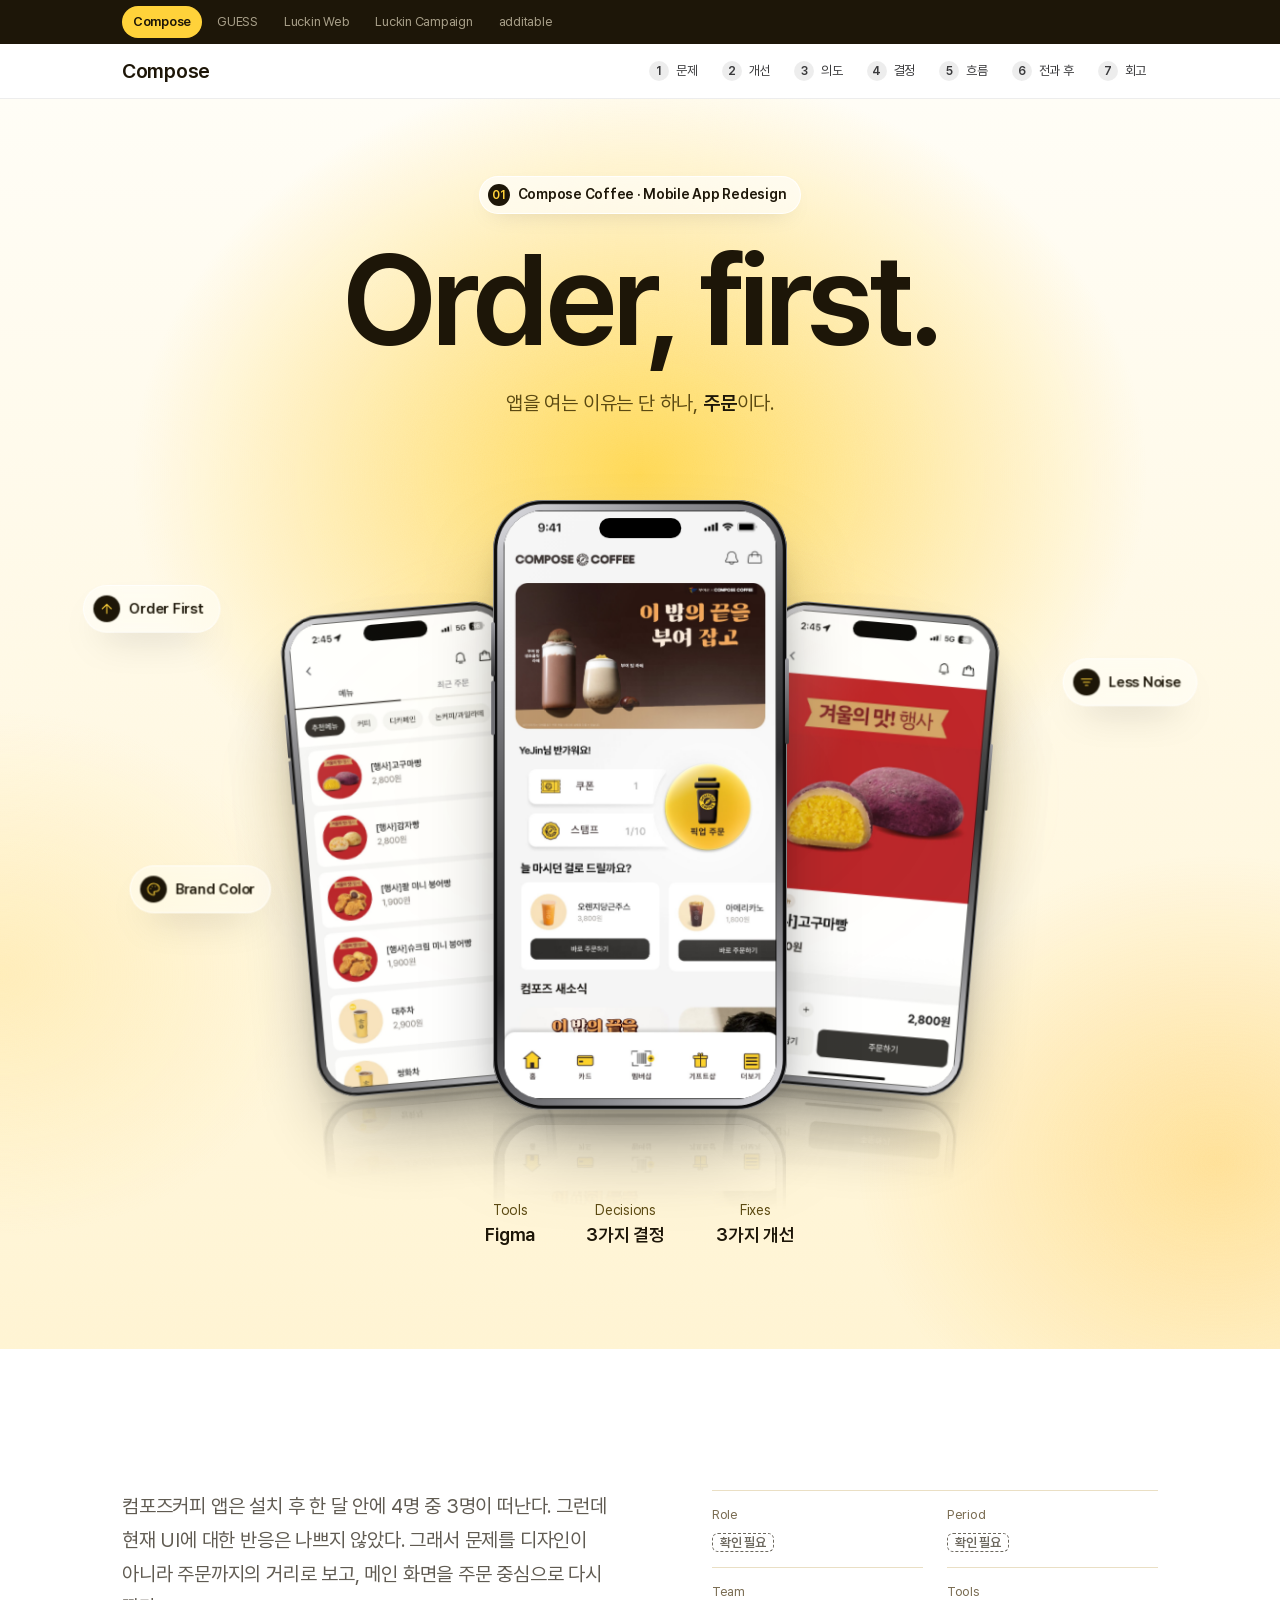
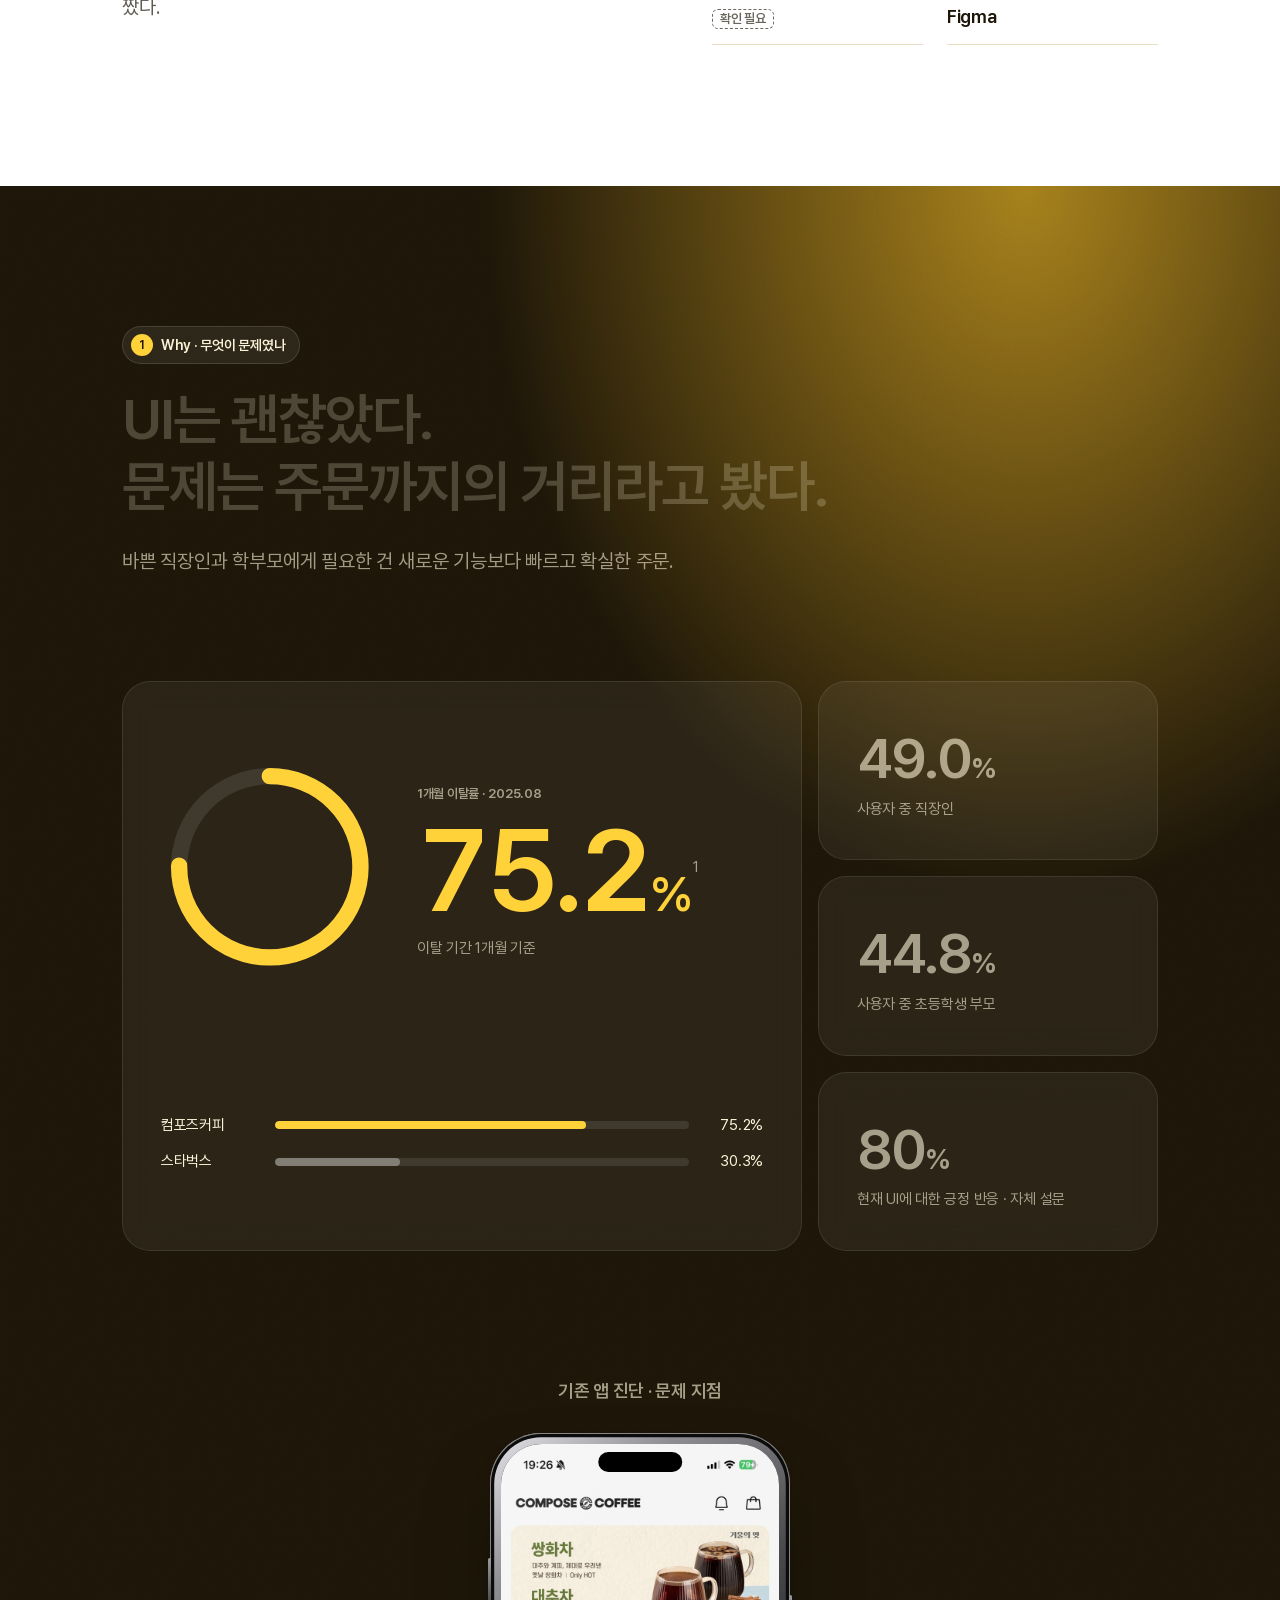
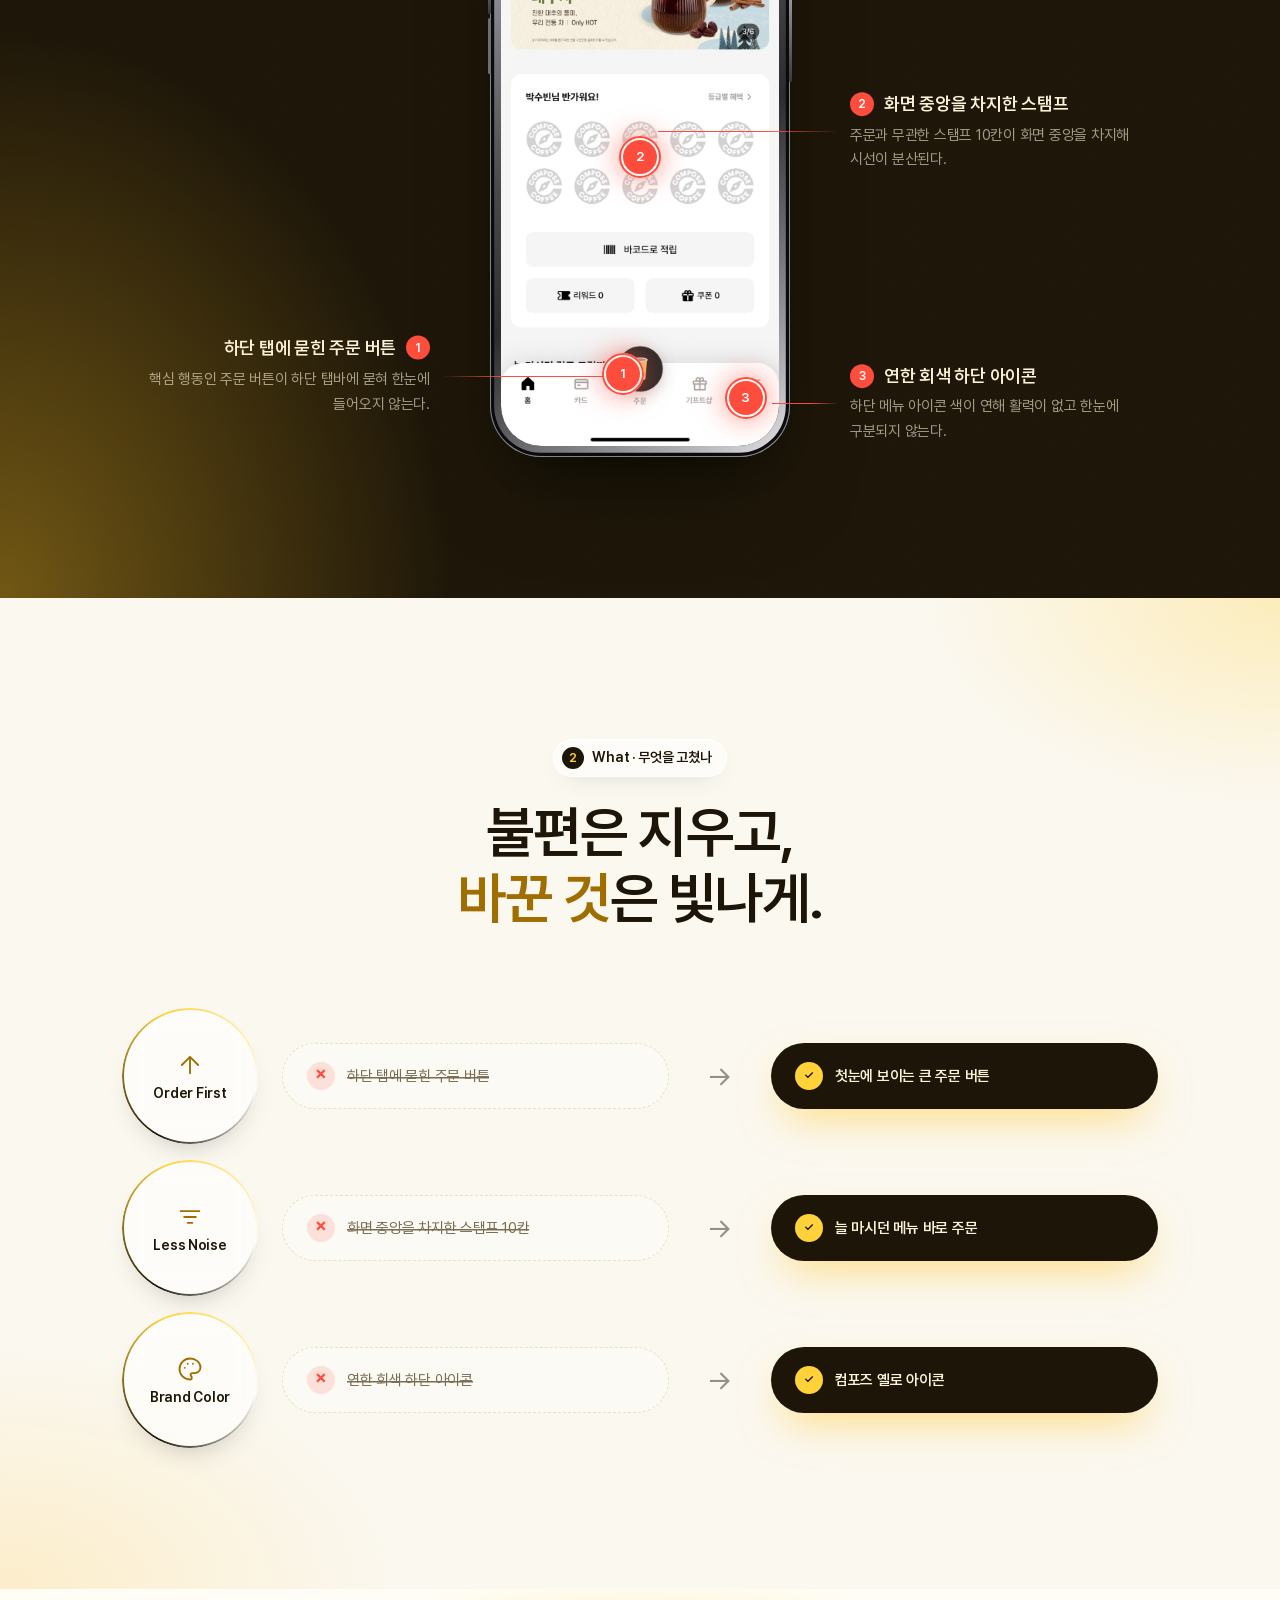
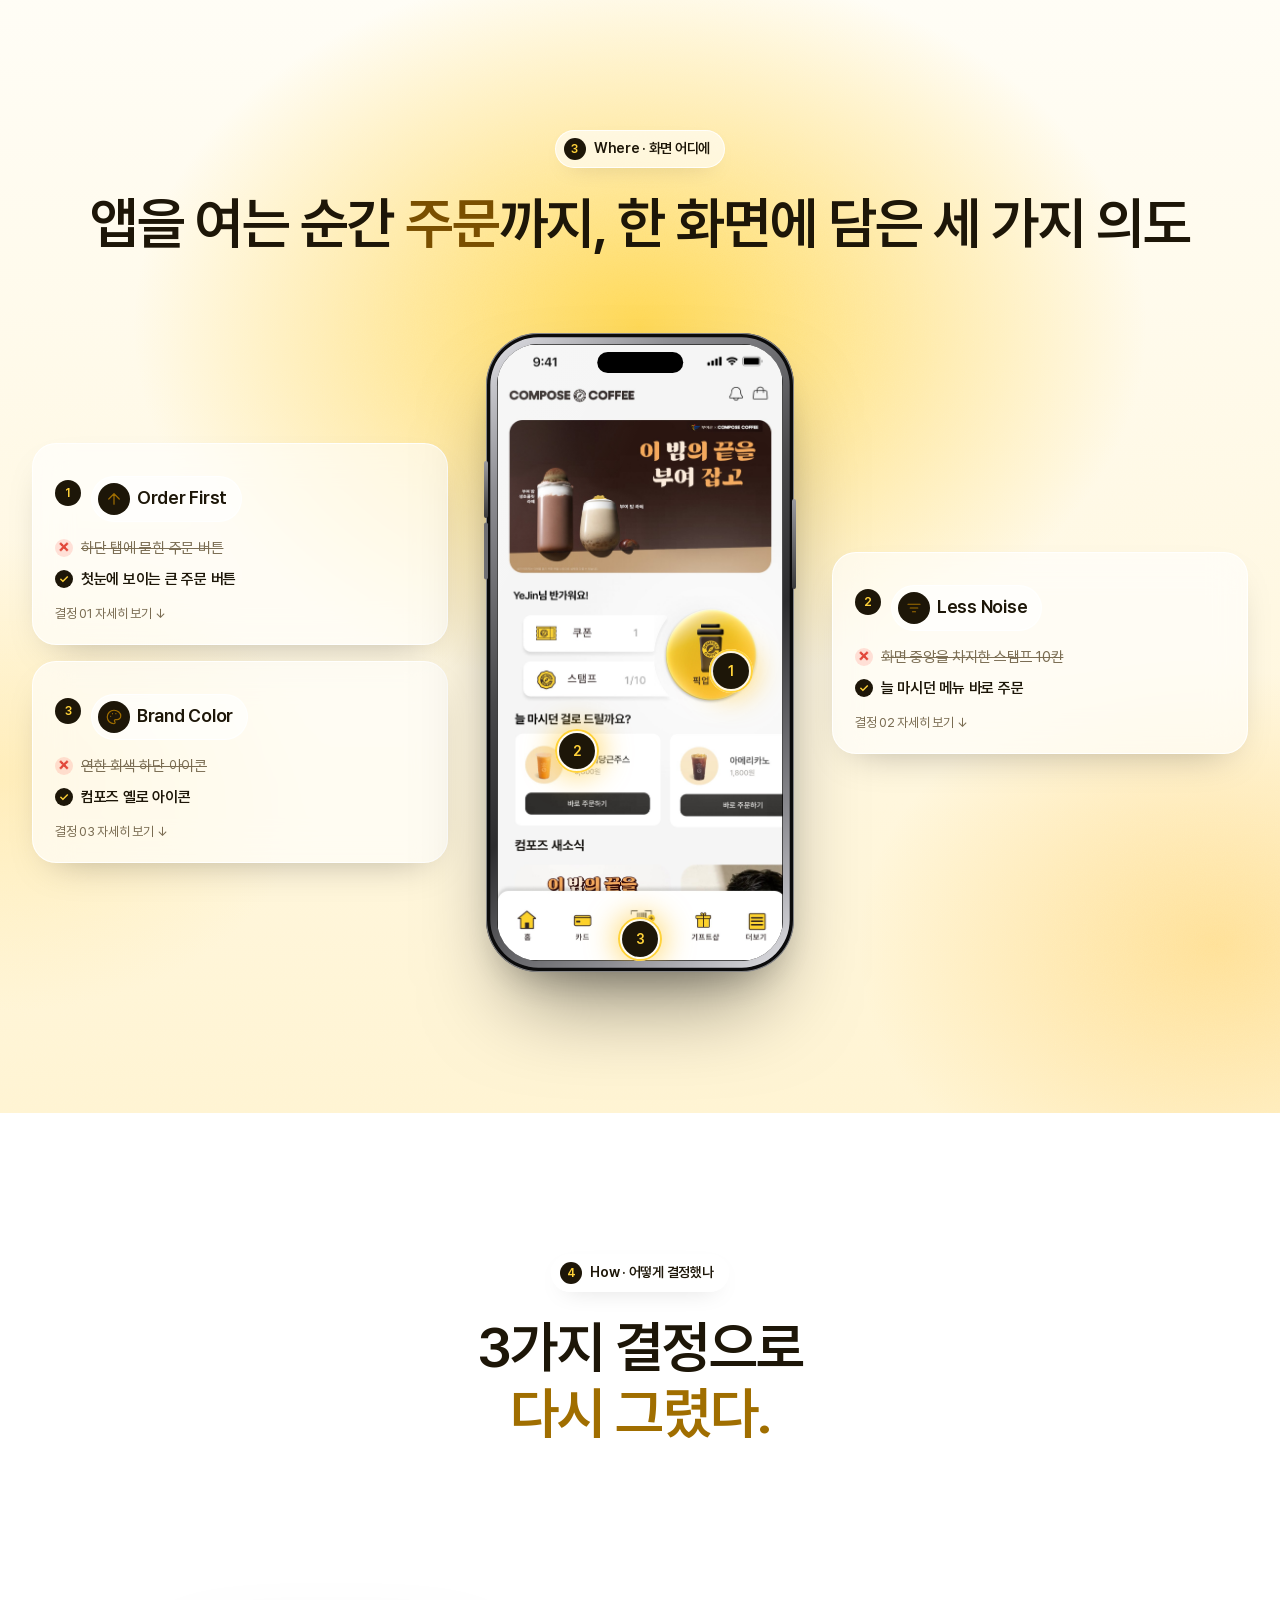
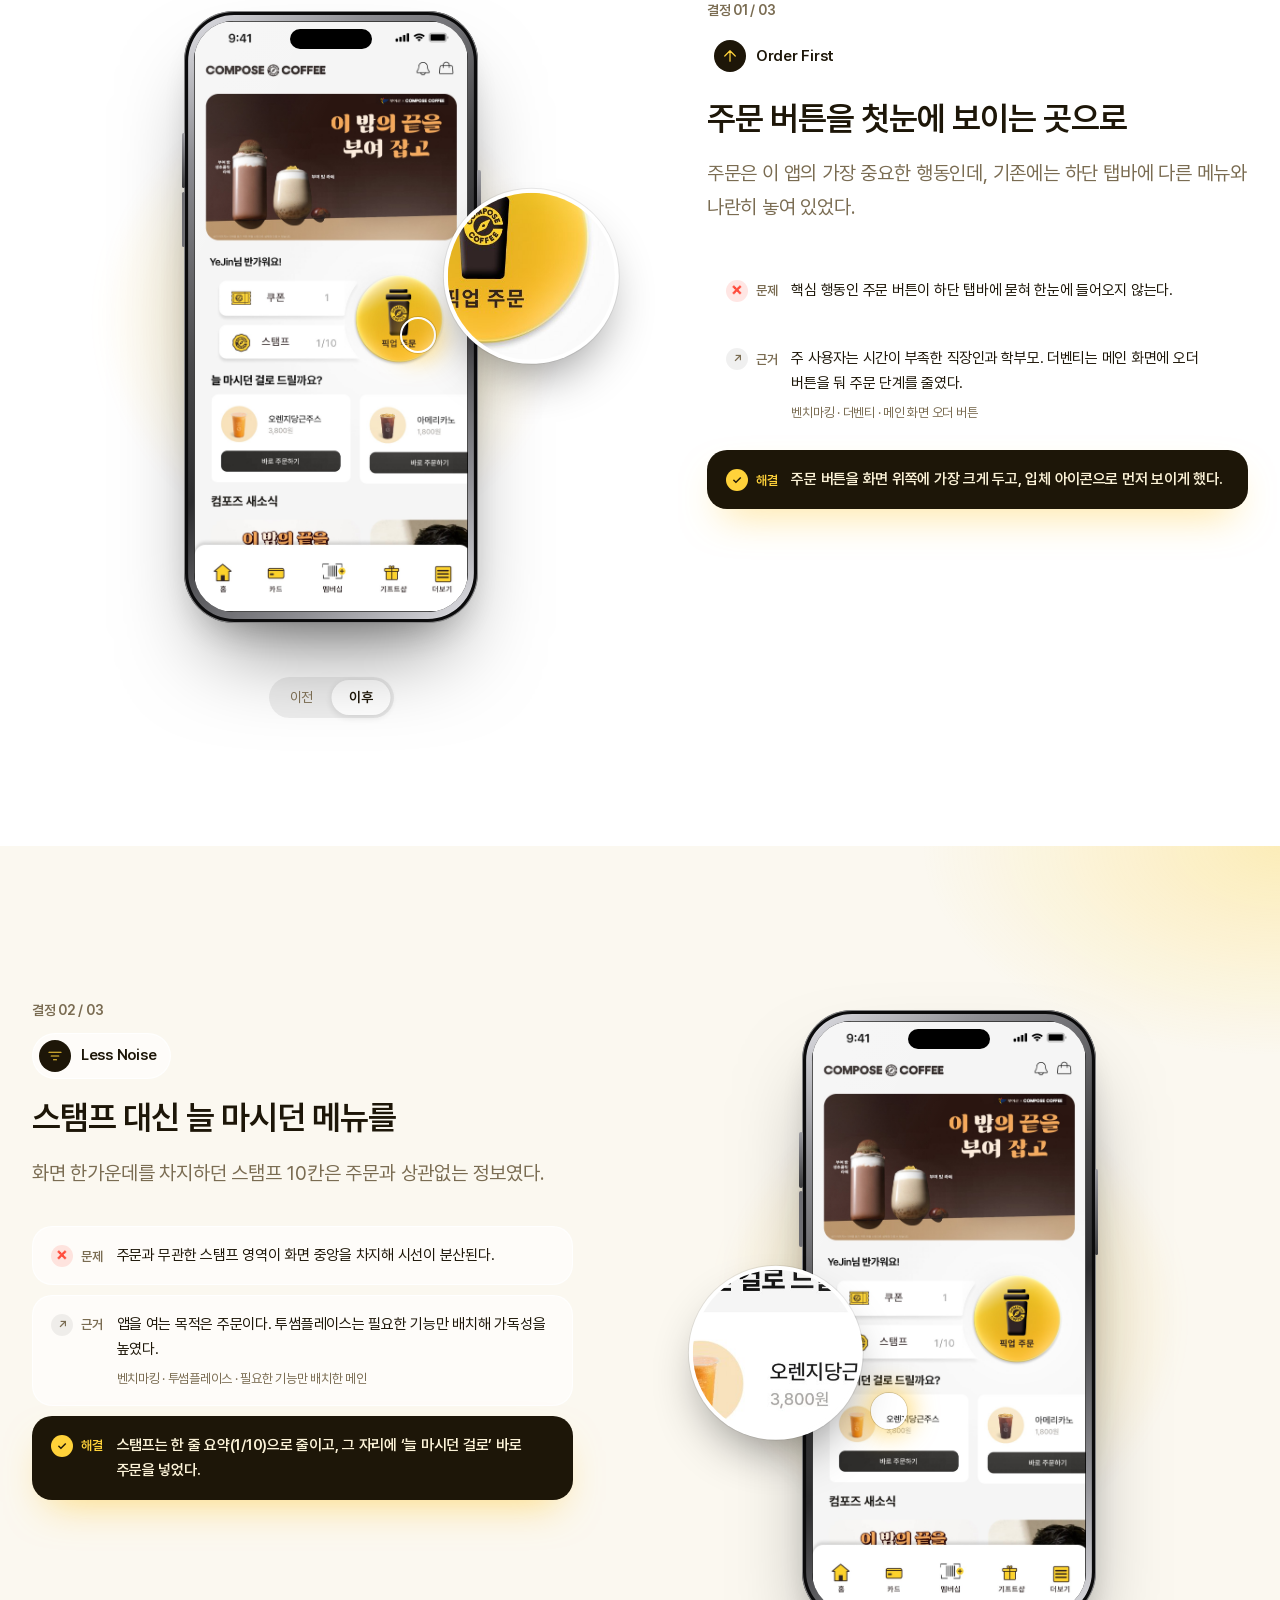
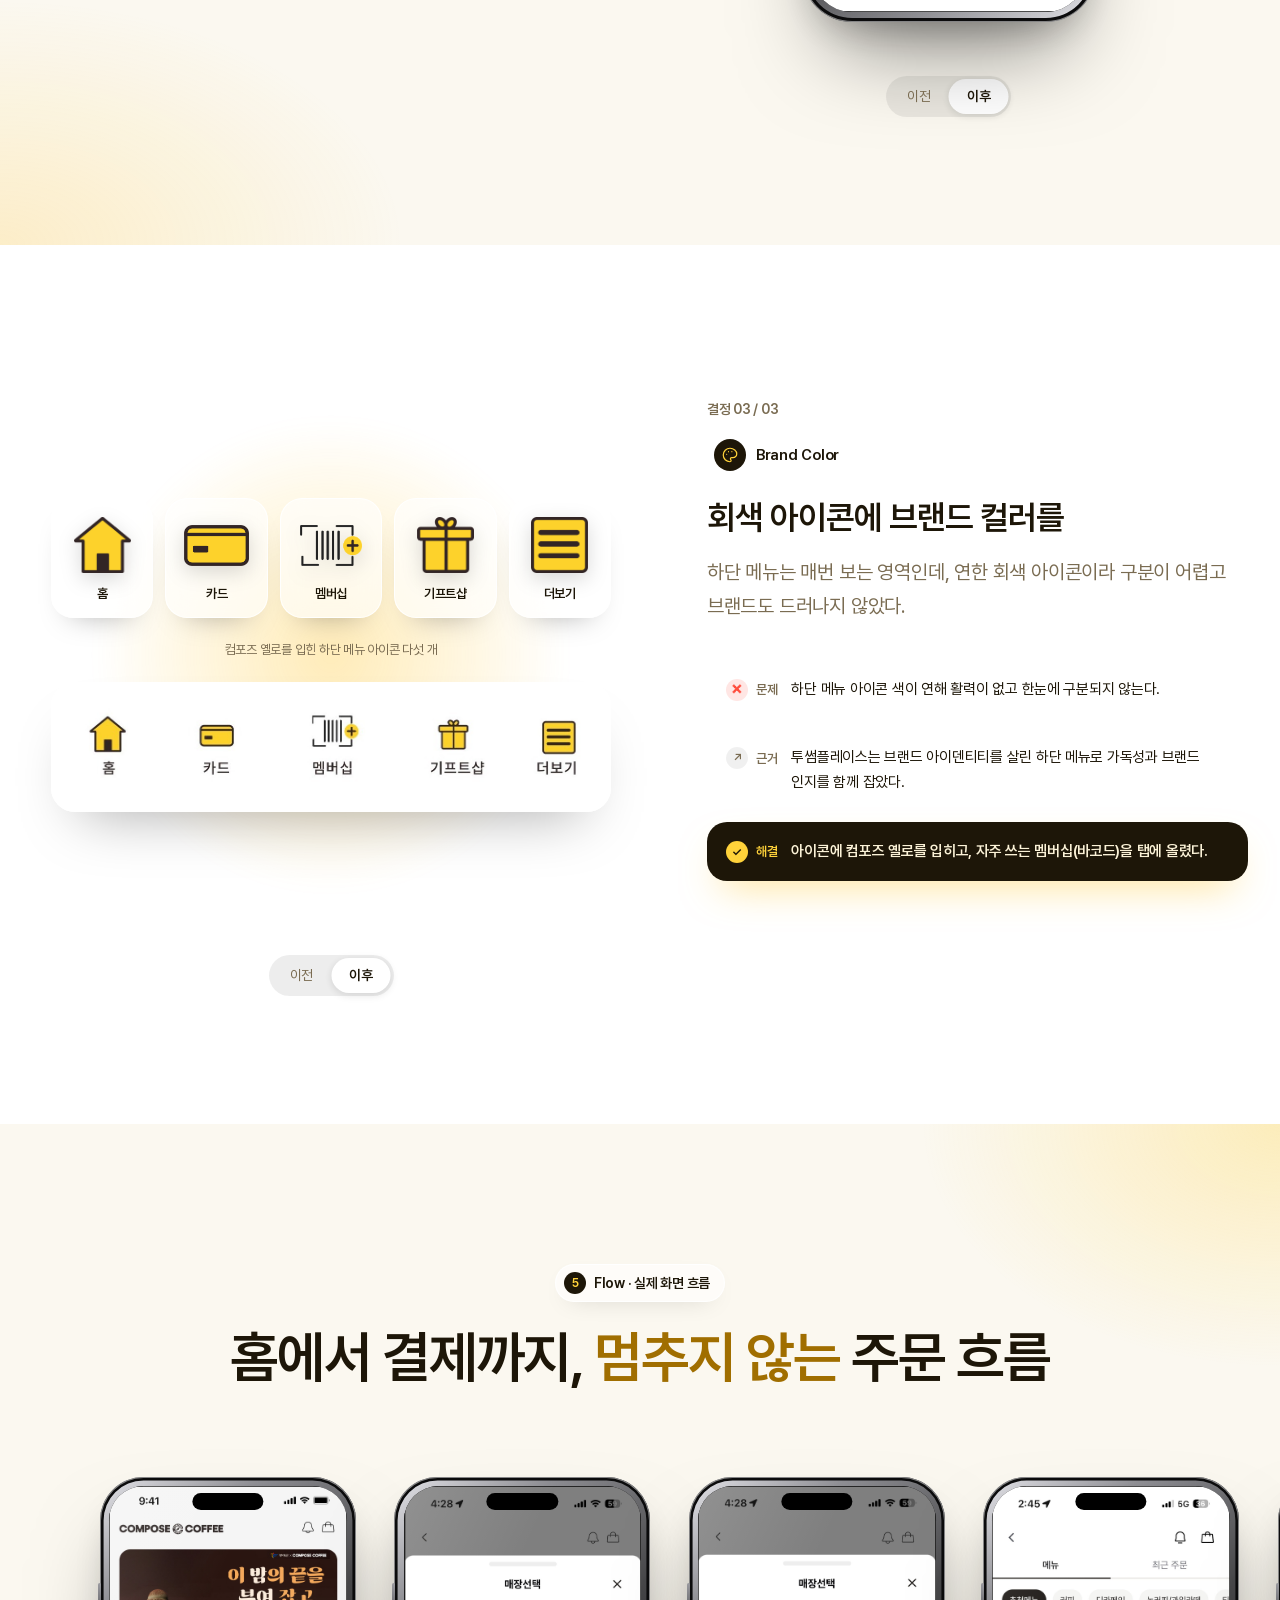
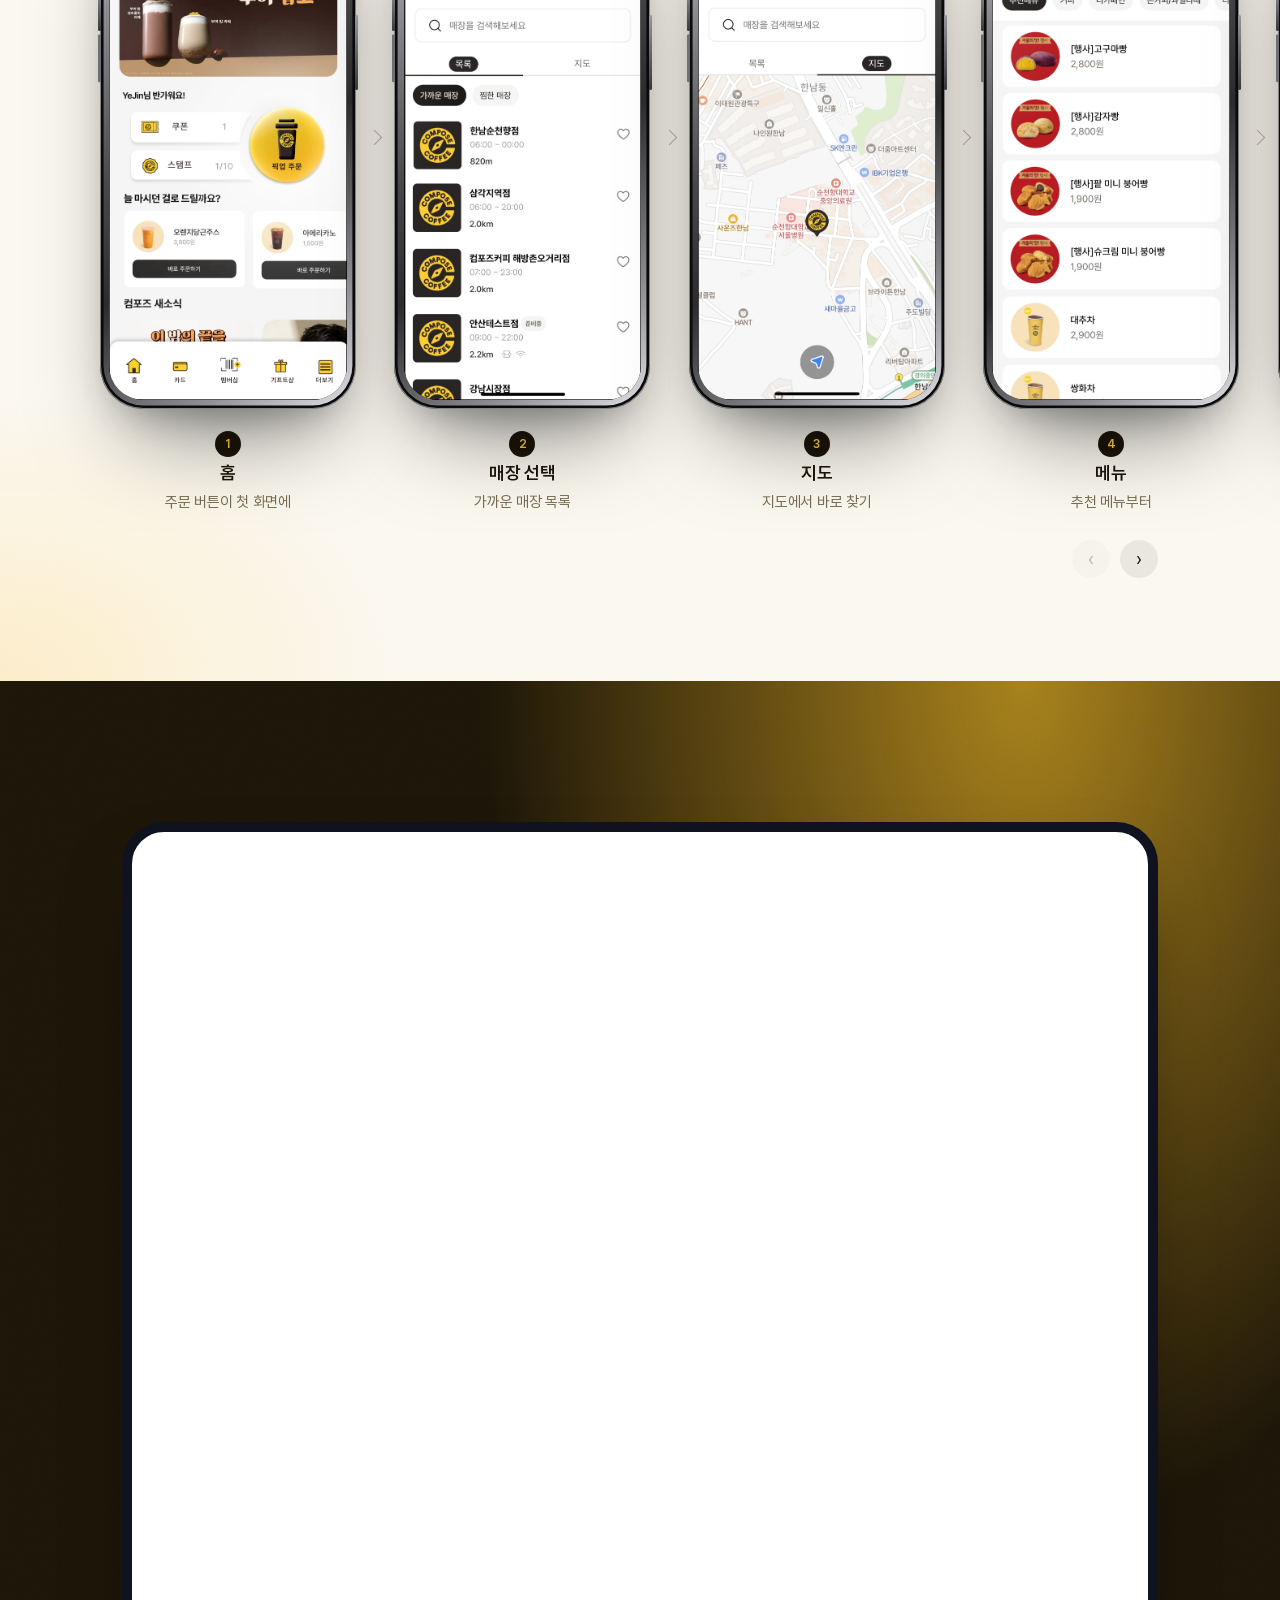
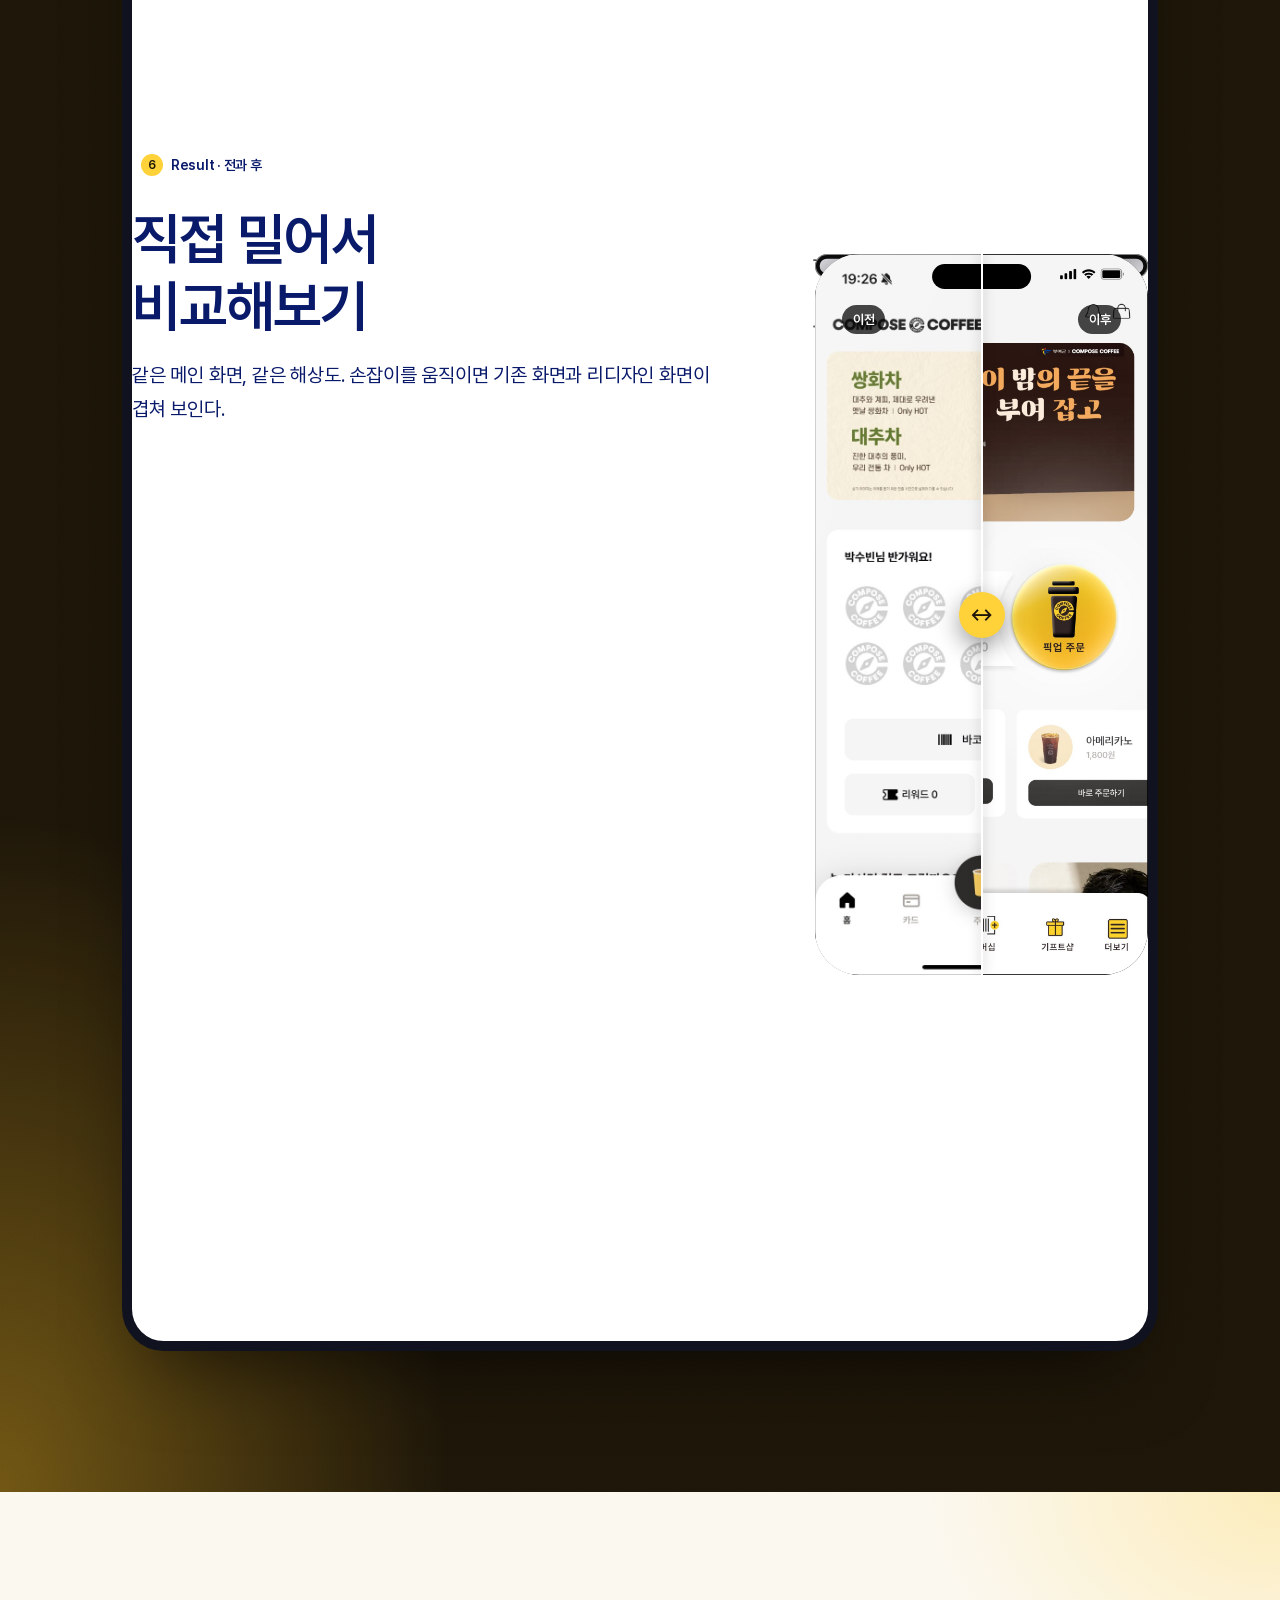
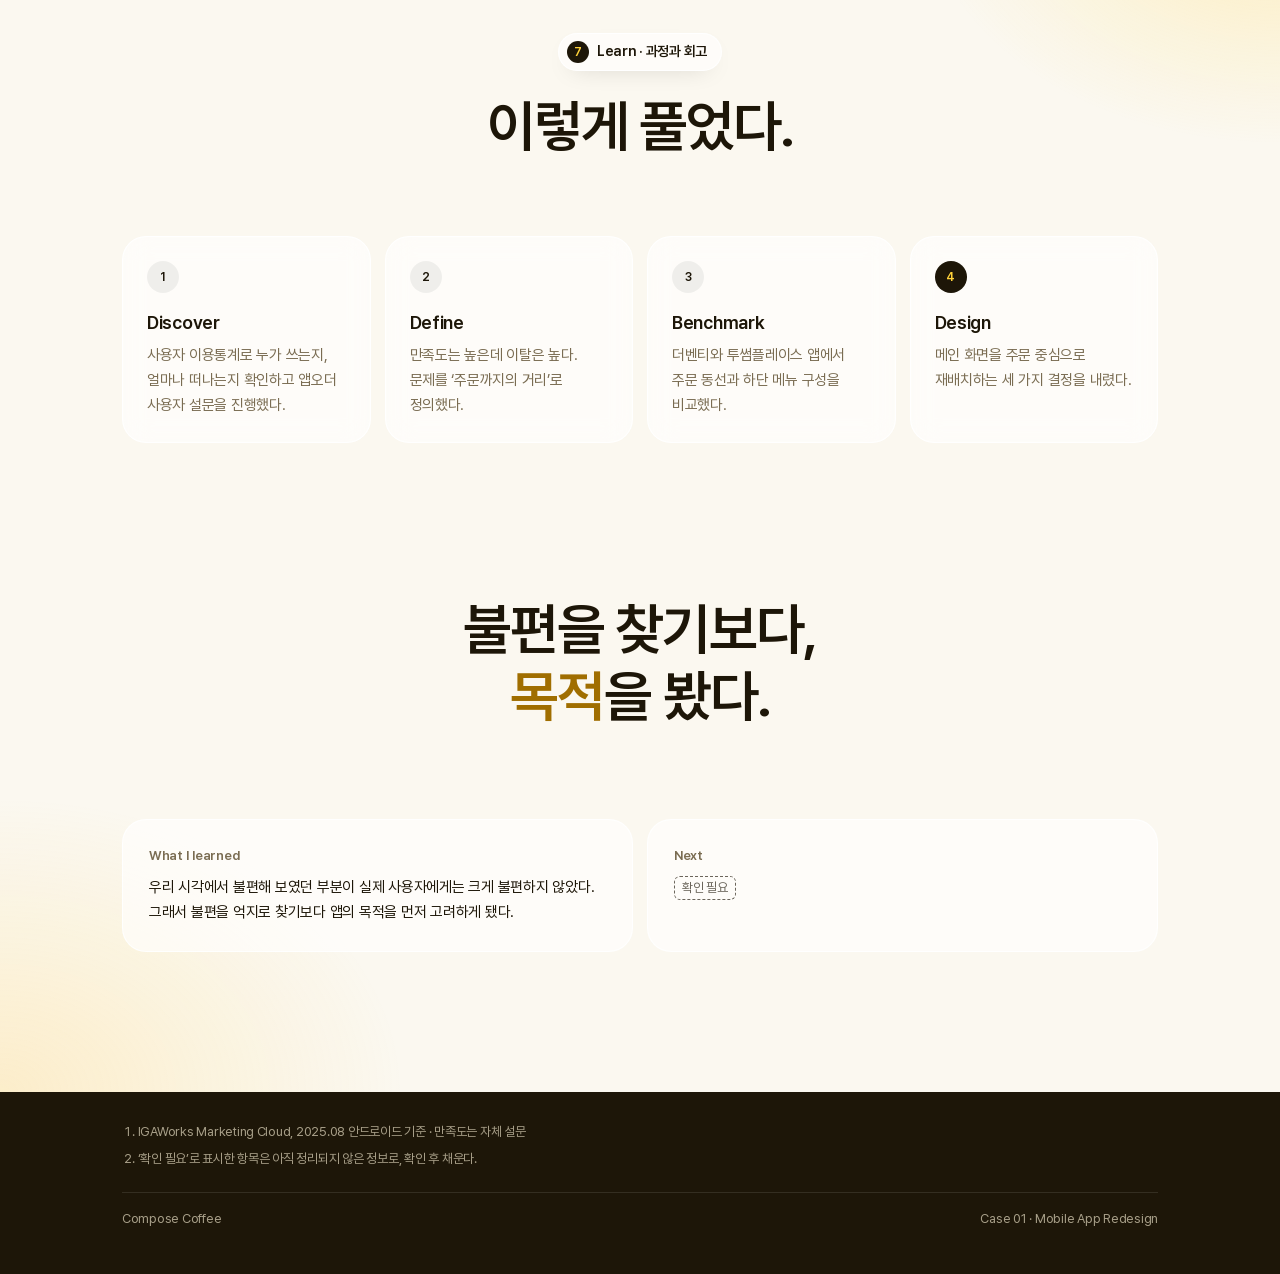
<file: index.html>
<!doctype html>
<html lang="ko">
<head>
<meta charset="utf-8">
<meta name="viewport" content="width=device-width,initial-scale=1">
<title>Case Study Signature</title>
<meta name="claude:viewport-fit-sides" content="cover">
<style>
@font-face{font-family:"Pretendard";font-weight:300;font-display:swap;src:url("fonts/Pretendard-Light.woff2") format("woff2")}
@font-face{font-family:"Pretendard";font-weight:400;font-display:swap;src:url("fonts/Pretendard-Regular.woff2") format("woff2")}
@font-face{font-family:"Pretendard";font-weight:600;font-display:swap;src:url("fonts/Pretendard-SemiBold.woff2") format("woff2")}

/* Kit D — the brand rooms, symbols and maps of Kit A, set with the type, spacing and devices of Kit C.
   Every colour below is a token that each project overrides from its own palette (THEMES + ATM in data.js). */
:root{
  color-scheme:light;
  --a-bg:#fff6da; --a-ink:#1d1608; --a-mute:#5c4a12; --a-line:rgba(29,22,8,.16); --a-glass:rgba(255,255,255,.5); --a-gline:rgba(255,255,255,.85);
  --b-bg:#fbf6e9; --b-ink:#1d1608; --b-mute:#7a6c52; --b-line:#eadfc4; --b-glass:rgba(255,255,255,.62); --b-gline:rgba(255,255,255,.9); --b-hi:#a06e00;
  --mark:#1d1608; --glow:rgba(255,196,40,.6); --sol-bg:#1d1608; --sol-ink:#fbf2d7; --sol-hi:#ffd23a;
  --atm-a:#fff6da; --atm-b:#fbf8f0; --grain:.12;
  --red:#ff4d3d;
  --font:"Pretendard",-apple-system,BlinkMacSystemFont,"Apple SD Gothic Neo","Helvetica Neue",sans-serif;
  --r:28px;
}
*{box-sizing:border-box}
html{background:var(--sol-bg)}
body{margin:0;background:#fff;color:var(--b-ink);font-family:var(--font);font-size:17px;line-height:1.5;letter-spacing:-.02em;word-break:keep-all;overflow-wrap:break-word;-webkit-font-smoothing:antialiased}
img{max-width:100%;display:block}
h1,h2,h3,p{margin:0}
button{font:inherit;color:inherit}
.wrap{max-width:1080px;margin:0 auto;padding-left:max(22px,env(safe-area-inset-left,0px));padding-right:max(22px,env(safe-area-inset-right,0px))}
.wide{max-width:1260px}
.todo{display:inline-block;border:1px dashed currentColor;border-radius:6px;padding:0 7px;font-size:13px;opacity:.65}
:focus-visible{outline:2px solid var(--mark);outline-offset:3px}
.ic{width:1em;height:1em;display:inline-block;vertical-align:-.15em;fill:none;stroke:currentColor;stroke-width:1.6;stroke-linecap:round;stroke-linejoin:round}

/* rooms: brand atmosphere (A), brand paper (B), brand night (N), plain white (W) */
.room{position:relative;isolation:isolate;padding-block:clamp(84px,11vw,150px);overflow:hidden}
.room::after{content:"";position:absolute;inset:0;z-index:-1;pointer-events:none;opacity:var(--grain);mix-blend-mode:overlay;
  background-image:url("data:image/svg+xml,%3Csvg xmlns='http://www.w3.org/2000/svg' width='160' height='160'%3E%3Cfilter id='n'%3E%3CfeTurbulence type='fractalNoise' baseFrequency='.9' numOctaves='2' stitchTiles='stitch'/%3E%3CfeColorMatrix values='0 0 0 0 .5 0 0 0 0 .5 0 0 0 0 .5 0 0 0 1 0'/%3E%3C/filter%3E%3Crect width='100%25' height='100%25' filter='url(%23n)'/%3E%3C/svg%3E")}
.rA{background:var(--atm-a);color:var(--a-ink)}
.rB{background:var(--atm-b);color:var(--b-ink)}
.rN{background:radial-gradient(60% 50% at 80% 0%,var(--glow),transparent 70%),radial-gradient(50% 40% at 0% 100%,color-mix(in srgb,var(--glow) 60%,transparent),transparent 70%),var(--sol-bg);color:var(--sol-ink)}
.rW{background:#fff;color:var(--b-ink)}
.rW::after{display:none}

/* type */
.eyebrow{display:inline-flex;align-items:center;gap:8px;font-size:clamp(15px,1.4vw,17px);font-weight:600;padding:7px 14px 7px 8px;border-radius:999px;margin-bottom:22px}
.eyebrow i{font-style:normal;width:22px;height:22px;border-radius:50%;display:grid;place-items:center;font-size:11px;font-weight:600}
.rA .eyebrow,.rB .eyebrow,.rW .eyebrow{color:var(--b-ink);background:var(--b-glass);border:1px solid var(--b-gline);box-shadow:0 8px 24px -14px rgba(0,0,0,.25)}
.rA .eyebrow i,.rB .eyebrow i,.rW .eyebrow i{background:var(--sol-bg);color:var(--sol-hi)}
.rN .eyebrow{background:rgba(255,255,255,.07);border:1px solid rgba(255,255,255,.12)}
.rN .eyebrow i{background:var(--sol-hi);color:var(--sol-bg)}
.h2{font-size:clamp(38px,5.4vw,76px);line-height:1.08;font-weight:600;letter-spacing:-.03em;text-wrap:balance}
.h2.sm{font-size:clamp(32px,4.2vw,56px)}
.h2 b{font-weight:600;color:var(--b-hi)}
.rA .h2 b{color:var(--a-hi)}
.rN .h2 b{color:var(--sol-hi)}
.lead{font-size:clamp(18px,1.7vw,22px);line-height:1.45;font-weight:600;max-width:34em;margin-top:20px;text-wrap:pretty;opacity:.62}
.center{text-align:center}.center .lead{margin-inline:auto}

/* nav */
body::before{content:"";position:fixed;inset:0 0 auto;height:env(safe-area-inset-top,0px);z-index:40;background:var(--sol-bg)}
.gnav{background:var(--sol-bg);color:var(--sol-ink)}
.gnav .wrap{display:flex;align-items:center;height:44px}
.gtabs{display:flex;gap:4px;overflow-x:auto;scrollbar-width:none;min-width:0}
.gtabs::-webkit-scrollbar{display:none}
.gtabs a{font-size:13px;color:color-mix(in srgb,var(--sol-ink) 62%,transparent);text-decoration:none;padding:6px 11px;border-radius:999px;white-space:nowrap}
.gtabs a:hover{color:var(--sol-ink)}
.gtabs a[aria-current="page"]{color:var(--sol-bg);background:var(--sol-hi);font-weight:600}
.lnav{position:sticky;top:env(safe-area-inset-top,0px);z-index:30;background:color-mix(in srgb,#fff 78%,transparent);backdrop-filter:saturate(180%) blur(20px);-webkit-backdrop-filter:saturate(180%) blur(20px);border-bottom:1px solid rgba(0,0,0,.07)}
.lnav .wrap{display:flex;align-items:center;gap:18px;height:54px}
.lnav h2{font-size:20px;font-weight:600;white-space:nowrap}
.chips-nav{margin-left:auto;display:flex;gap:6px;overflow-x:auto;scrollbar-width:none}
.chips-nav::-webkit-scrollbar{display:none}
.chips-nav button{all:unset;cursor:pointer;display:inline-flex;align-items:center;gap:7px;padding:6px 12px 6px 6px;border-radius:999px;font-size:13px;white-space:nowrap;color:#3a3a3c;transition:background .25s}
.chips-nav button i{font-style:normal;width:20px;height:20px;border-radius:50%;display:grid;place-items:center;font-size:10px;font-weight:600;background:rgba(0,0,0,.07)}
.chips-nav button:hover,.chips-nav button.on{background:rgba(0,0,0,.06)}
.chips-nav button.on i{background:var(--sol-bg);color:var(--sol-hi)}
.chips-nav button:focus-visible{outline:2px solid var(--mark);outline-offset:2px}
[id^="s-"]{scroll-margin-top:60px}

/* devices (Kit C) */
.iphone{position:relative;width:var(--w,300px);flex:none;border-radius:calc(var(--w,300px) * .17);padding:calc(var(--w,300px) * .036);
  background:linear-gradient(140deg,#e6e6eb 0%,#8e8e93 18%,#48484a 42%,#2c2c2e 58%,#8e8e93 82%,#e5e5ea 100%);
  box-shadow:inset 0 0 0 1px rgba(255,255,255,.5),inset 0 0 0 calc(var(--w,300px) * .014) #0b0b0c,0 50px 90px -30px rgba(0,0,0,.5),0 20px 40px -20px rgba(0,0,0,.3)}
.iphone::before,.iphone::after{content:"";position:absolute;width:calc(var(--w,300px) * .012);border-radius:3px;background:linear-gradient(#9a9aa0,#3a3a3c)}
.iphone::before{left:calc(var(--w,300px) * -.008);top:20%;height:9%;box-shadow:0 calc(var(--w,300px) * .2) 0 #6e6e73}
.iphone::after{right:calc(var(--w,300px) * -.008);top:26%;height:14%}
.iphone .scr{position:relative;aspect-ratio:1170/2532;border-radius:calc(var(--w,300px) * .135);overflow:hidden;background:#000;isolation:isolate}
.iphone .scr > img{position:absolute;inset:0;width:100%;height:100%;object-fit:cover;object-position:top;transition:opacity .5s ease,transform 4.5s cubic-bezier(.45,0,.2,1)}
.iphone .scr::after{content:"";position:absolute;left:50%;top:1.35%;width:30%;height:3.4%;transform:translateX(-50%);border-radius:999px;background:#000;z-index:3}
.iphone .glare{position:absolute;inset:0;z-index:2;background:linear-gradient(115deg,rgba(255,255,255,.14),transparent 32%);pointer-events:none}
.mac{position:relative;width:var(--w,860px);max-width:100%;margin-inline:auto}
.mac .lid{position:relative;border-radius:calc(var(--w,860px) * .028) calc(var(--w,860px) * .028) 6px 6px;background:#0c0c0d;padding:calc(var(--w,860px) * .02) calc(var(--w,860px) * .02) calc(var(--w,860px) * .03);box-shadow:inset 0 0 0 1.5px #3a3a3c,inset 0 0 0 4px #0c0c0d,inset 0 0 0 5px #2c2c2e}
.mac .lid::before{content:"";position:absolute;left:50%;top:calc(var(--w,860px) * .0075);width:6px;height:6px;border-radius:50%;background:#1f2a36;transform:translateX(-50%)}
.mac .scr{position:relative;aspect-ratio:16/10;overflow:hidden;border-radius:4px;background:#111}
.mac .scr > img{position:absolute;inset:0;width:100%;height:100%;object-fit:cover;object-position:top;transition:opacity .5s ease}
.mac .base{position:relative;height:calc(var(--w,860px) * .032);margin:0 -7%;border-radius:0 0 50% 50% / 0 0 100% 100%;background:linear-gradient(#e8e8ed 0%,#c7c7cc 35%,#8e8e93 100%);box-shadow:0 30px 50px -18px rgba(0,0,0,.5)}
.mac .base::before{content:"";position:absolute;left:50%;top:0;width:15%;height:38%;transform:translateX(-50%);border-radius:0 0 10px 10px;background:linear-gradient(#a1a1a6,#c7c7cc)}
.display{position:relative;border-radius:var(--r);overflow:hidden;box-shadow:0 50px 100px -40px rgba(0,0,0,.55);background:#111}
.display img{width:100%;transition:opacity .5s ease}
.reflect{-webkit-box-reflect:below 4px linear-gradient(transparent 84%,rgba(255,255,255,.14))}

/* hero */
.hero{text-align:center;padding-top:clamp(48px,6vw,80px);padding-bottom:clamp(64px,8vw,110px)}
.hero h1{font-size:clamp(54px,10vw,148px);line-height:1;font-weight:600;letter-spacing:-.045em;padding-bottom:.04em}
.hero .sub{font-size:clamp(19px,2vw,28px);line-height:1.32;font-weight:600;color:var(--a-mute);margin:18px auto 0;max-width:24em;text-wrap:balance}
.hero .sub strong{color:var(--a-ink);font-weight:600}
.stage{position:relative;margin-top:clamp(44px,6vw,76px);will-change:transform;transform-origin:50% 10%}
.stage::before{content:"";position:absolute;left:50%;top:48%;width:min(900px,100%);aspect-ratio:1.6;transform:translate(-50%,-50%);border-radius:50%;background:radial-gradient(ellipse at center,var(--glow),transparent 66%);filter:blur(20px);z-index:0;pointer-events:none}
.lineup{position:relative;z-index:1;display:flex;justify-content:center;align-items:flex-end}
.lineup .main{--w:clamp(210px,24vw,330px);z-index:2}
.lineup .side{--w:clamp(160px,19vw,270px);margin-inline:clamp(-40px,-3vw,-14px);opacity:.95}
.lineup .side.l{transform:translateY(-4%) rotate(-5deg)}.lineup .side.r{transform:translateY(-4%) rotate(5deg)}
.stage .mac{--w:min(960px,92vw);position:relative;z-index:1}
.stage .display{position:relative;z-index:1;max-width:1080px;margin-inline:auto}
.chips{position:absolute;inset:0;z-index:3;pointer-events:none}
.fchip{position:absolute;display:inline-flex;align-items:center;gap:9px;padding:10px 16px 10px 10px;border-radius:999px;white-space:nowrap;
  background:var(--a-glass);border:1px solid var(--a-gline);backdrop-filter:blur(18px) saturate(1.4);-webkit-backdrop-filter:blur(18px) saturate(1.4);
  font-size:15px;font-weight:600;color:var(--a-ink);box-shadow:0 20px 40px -20px rgba(0,0,0,.35);animation:drift 7s ease-in-out infinite}
.fchip .ic{width:28px;height:28px;padding:6px;border-radius:50%;background:var(--sol-bg);color:var(--sol-hi);box-sizing:border-box}
.fchip.c0{left:2%;top:14%}.fchip.c1{right:2%;top:26%;animation-delay:-2s}.fchip.c2{left:6%;top:60%;animation-delay:-4s}.fchip.c3{right:6%;top:70%;animation-delay:-1s}
@keyframes drift{0%,100%{transform:translateY(0)}50%{transform:translateY(-12px)}}
.facts{display:flex;justify-content:center;gap:clamp(24px,4vw,56px);flex-wrap:wrap;margin-top:clamp(40px,5vw,64px);position:relative;z-index:3}
.facts span{font-size:14px;color:var(--a-mute)}
.facts b{display:block;font-size:17px;font-weight:600;color:var(--a-ink);margin-top:2px}

/* overview */
.intro{display:grid;grid-template-columns:1.15fr 1fr;gap:clamp(32px,6vw,96px);align-items:start}
.intro .big{font-size:clamp(21px,2.3vw,30px);line-height:1.45;font-weight:600;color:color-mix(in srgb,var(--b-ink) 70%,transparent)}
.specs{display:grid;grid-template-columns:repeat(2,minmax(0,1fr));gap:0 24px;margin:0;border-top:1px solid var(--b-line)}
.specs div{padding:14px 0;border-bottom:1px solid var(--b-line)}
.specs dt{font-size:13px;color:var(--b-mute);font-weight:500}
.specs dd{margin:4px 0 0;font-size:17px;font-weight:600}

/* WHY (night room) */
.reveal-text{font-size:clamp(32px,4.6vw,64px);line-height:1.2;font-weight:600;letter-spacing:-.03em;max-width:18em;text-wrap:balance}
.reveal-text .w{color:color-mix(in srgb,var(--sol-ink) 22%,transparent);transition:color .35s ease}
.reveal-text .w.lit{color:var(--sol-ink)}
.reveal-text .w.em.lit{color:var(--sol-hi)}
.rnote{font-size:clamp(17px,1.5vw,20px);line-height:1.55;color:color-mix(in srgb,var(--sol-ink) 60%,transparent);max-width:36em;margin-top:26px;font-weight:500}
.bento{display:grid;grid-template-columns:minmax(0,2fr) minmax(0,1fr);gap:16px;margin-top:clamp(64px,8vw,110px)}
.tile{position:relative;border-radius:var(--r);background:rgba(255,255,255,.06);border:1px solid rgba(255,255,255,.09);backdrop-filter:blur(14px);-webkit-backdrop-filter:blur(14px);padding:clamp(22px,3vw,38px);overflow:hidden;min-width:0}
.tile.big{grid-row:span 3;display:grid;grid-template-columns:auto 1fr;gap:clamp(20px,3vw,40px);align-items:center}
.tile.big.noring{grid-template-columns:1fr}
.tile .lbl{font-size:14px;font-weight:600;color:color-mix(in srgb,var(--sol-ink) 60%,transparent)}
.tile .num{font-size:clamp(72px,9vw,140px);line-height:.95;font-weight:600;letter-spacing:-.05em;margin-top:12px;font-variant-numeric:tabular-nums;color:var(--sol-hi)}
.tile .num small{font-size:.42em;margin-left:.04em}
.tile .note{font-size:15px;color:color-mix(in srgb,var(--sol-ink) 60%,transparent);margin-top:10px}
.tile .v{font-size:clamp(40px,4.4vw,58px);line-height:1;font-weight:600;letter-spacing:-.04em;font-variant-numeric:tabular-nums}
.tile .v small{font-size:.5em}
.tile p{font-size:15px;color:color-mix(in srgb,var(--sol-ink) 60%,transparent);margin-top:10px;line-height:1.45}
.donut{width:clamp(150px,17vw,230px);aspect-ratio:1;transform:rotate(-90deg)}
.donut circle{fill:none;stroke:rgba(255,255,255,.1);stroke-width:9}
.donut .arc{stroke:var(--sol-hi);stroke-linecap:round;stroke-dasharray:0 100;transition:stroke-dasharray 1.6s cubic-bezier(.2,.7,.2,1) .2s}
.bento.in .donut .arc{stroke-dasharray:var(--p) 100}
.bars{display:grid;gap:12px;margin-top:24px;grid-column:1 / -1}
.bars div{display:grid;grid-template-columns:100px 1fr 60px;gap:14px;align-items:center;font-size:14px}
.bars i{height:8px;border-radius:99px;background:rgba(255,255,255,.1);overflow:hidden;display:block}
.bars i b{display:block;height:100%;border-radius:99px;background:rgba(255,255,255,.35);width:0;transition:width 1.4s cubic-bezier(.2,.7,.2,1) .3s}
.bars .me i b{background:var(--sol-hi)}
.bento.in .bars i b{width:var(--v)}
.bars span:last-child{text-align:right;font-variant-numeric:tabular-nums}
sup.fn{font-size:15px;vertical-align:super;margin-left:3px;opacity:.6;font-weight:500;letter-spacing:0;color:var(--sol-ink)}
.callouts{position:relative;--pw:300px;margin:clamp(80px,10vw,130px) auto 0}
.callouts .dev{width:var(--pw);margin-inline:auto;position:relative}
.callouts .dev .iphone{--w:var(--pw)}
.callouts .dev .iphone .scr > img{filter:grayscale(.15)}
.xm{position:absolute;transform:translate(-50%,-50%);width:34px;height:34px;border-radius:50%;display:grid;place-items:center;background:var(--red);color:#fff;font-size:13px;font-weight:600;z-index:4;box-shadow:0 0 0 4px rgba(255,255,255,.85),0 0 26px 6px rgba(255,77,61,.5)}
.xm::after{content:"";position:absolute;inset:-4px;border-radius:50%;border:2px solid var(--red);animation:pulse 2.2s ease-out infinite}
.xm.on{transform:translate(-50%,-50%) scale(1.2)}
@keyframes pulse{0%{transform:scale(1);opacity:.9}100%{transform:scale(2.4);opacity:0}}
.cl{position:absolute;top:calc(var(--y) * 1%);transform:translateY(-50%);width:calc(50% - var(--pw) / 2 - 60px);z-index:2}
.cl.l{left:0;text-align:right}.cl.r{right:0}
.cl b{display:inline-flex;align-items:center;gap:10px;font-size:19px;font-weight:600}
.cl b i{font-style:normal;flex:none;width:24px;height:24px;border-radius:50%;background:var(--red);color:#fff;font-size:12px;display:grid;place-items:center}
.cl span{display:block;font-size:14px;color:color-mix(in srgb,var(--sol-ink) 60%,transparent);margin-top:6px;line-height:1.5}
.cline{position:absolute;top:calc(var(--y) * 1%);height:1px;z-index:1}
.cline.l{left:calc(50% - var(--pw) / 2 - 48px);width:calc(48px + var(--pw) * var(--x) / 100 - 18px);background:linear-gradient(90deg,transparent,var(--red) 40%)}
.cline.r{right:calc(50% - var(--pw) / 2 - 48px);width:calc(48px + var(--pw) * (100 - var(--x)) / 100 - 18px);background:linear-gradient(270deg,transparent,var(--red) 40%)}
.clist{display:none}
.wide-c{margin:clamp(80px,10vw,130px) auto 0}
.wide-c .frame{position:relative;max-width:900px;margin-inline:auto}
.xgrid{display:grid;grid-template-columns:repeat(auto-fit,minmax(240px,1fr));gap:14px;margin-top:28px}
.xgrid div,.clist div{border-radius:20px;background:rgba(255,255,255,.06);border:1px solid rgba(255,255,255,.09);padding:20px 22px;transition:background .25s}
.xgrid div.on,.clist div.on{background:rgba(255,77,61,.14)}
.xgrid b,.clist b{display:flex;gap:10px;align-items:center;font-size:17px;font-weight:600}
.xgrid b i,.clist b i{font-style:normal;flex:none;width:24px;height:24px;border-radius:50%;background:var(--red);color:#fff;font-size:12px;display:grid;place-items:center}
.xgrid span,.clist span{display:block;font-size:14px;color:color-mix(in srgb,var(--sol-ink) 60%,transparent);margin-top:8px;line-height:1.5}
.diag-t{text-align:center;font-size:15px;font-weight:600;margin-bottom:30px;color:color-mix(in srgb,var(--sol-ink) 62%,transparent)}
.rf2{display:grid;grid-template-columns:1fr auto 1fr;gap:16px;align-items:center;margin-top:clamp(64px,8vw,110px)}
.rf2 .tile b{display:block;font-size:clamp(21px,2.3vw,28px);line-height:1.25;font-weight:600;margin-top:10px}
.rf2 .tile.now{background:var(--sol-hi);color:var(--sol-bg);border-color:transparent}
.rf2 .tile.now .lbl,.rf2 .tile.now p{color:color-mix(in srgb,var(--sol-bg) 70%,transparent)}
.rf2 .ar{font-size:28px;opacity:.5}
.tw{overflow-x:auto;margin-top:16px;border-radius:22px;border:1px solid rgba(255,255,255,.1)}
.tw table{min-width:600px}
.dtable{width:100%;border-collapse:collapse;font-size:15px;color:inherit;font-family:inherit}
.dtable th{text-align:left;font-size:13px;font-weight:600;padding:14px 18px;border-bottom:1px solid rgba(255,255,255,.12);color:color-mix(in srgb,var(--sol-ink) 60%,transparent);background:rgba(255,255,255,.04)}
.dtable td{padding:16px 18px;border-bottom:1px solid rgba(255,255,255,.07);vertical-align:top;color:color-mix(in srgb,var(--sol-ink) 80%,transparent)}
.dtable tr:last-child td{border-bottom:0}
.dtable td:first-child{font-weight:600;color:var(--sol-ink);white-space:nowrap}
.dtable td:last-child{font-weight:600;color:var(--sol-hi)}
.shift3{display:grid;gap:10px;margin-top:clamp(56px,7vw,96px)}
.shift3 div{display:grid;grid-template-columns:110px 1fr 40px 1fr;gap:16px;padding:18px 22px;border-radius:20px;background:rgba(255,255,255,.06);border:1px solid rgba(255,255,255,.09);align-items:baseline}
.shift3 .k{font-size:13px;opacity:.6}
.shift3 s{opacity:.55}
.shift3 b{font-size:19px;font-weight:600;color:var(--sol-hi)}

/* WHAT — Problem → Fix board (Kit A) */
.fxb{display:grid;gap:16px;margin-top:clamp(48px,6vw,80px)}
.fx{display:grid;grid-template-columns:136px minmax(0,1fr) 54px minmax(0,1fr);gap:clamp(12px,2vw,24px);align-items:center}
.ring{position:relative;width:136px;aspect-ratio:1;border-radius:50%;display:grid;place-content:center;justify-items:center;gap:6px;text-align:center;background:var(--b-glass);backdrop-filter:blur(14px);-webkit-backdrop-filter:blur(14px);box-shadow:0 14px 30px -18px rgba(0,0,0,.3)}
.ring::before{content:"";position:absolute;inset:0;border-radius:50%;padding:2px;background:conic-gradient(from 210deg,var(--mark),var(--sol-hi),transparent 70%,var(--mark));-webkit-mask:linear-gradient(#000 0 0) content-box,linear-gradient(#000 0 0);-webkit-mask-composite:xor;mask-composite:exclude}
.ring .ic{font-size:28px;color:var(--b-hi)}
.ring b{font-size:14px;font-weight:600;line-height:1.15;max-width:100px}
.pill{display:flex;align-items:center;gap:12px;border-radius:999px;padding:17px 24px;font-size:16px;line-height:1.4;min-height:66px}
.pill i{flex:none;width:28px;height:28px;border-radius:50%;display:grid;place-items:center;font-size:12px;font-weight:600;font-style:normal}
.pill.p{border:1.5px dashed var(--b-line);color:var(--b-mute);background:color-mix(in srgb,#fff 30%,transparent)}
.pill.p span{background:linear-gradient(currentColor,currentColor) no-repeat 0 58%/0% 1.5px;transition:background-size .7s ease calc(var(--d,0ms) + .35s)}
.fx.in .pill.p span{background-size:100% 1.5px}
.pill.p i{background:rgba(255,77,61,.14);color:var(--red)}
.pill.f{background:var(--sol-bg);color:var(--sol-ink);font-weight:600;box-shadow:0 18px 44px -12px var(--glow);transition:box-shadow .8s ease calc(var(--d,0ms) + .6s),transform .8s ease calc(var(--d,0ms) + .6s)}
.fx:not(.in) .pill.f{box-shadow:none;transform:scale(.96)}
.pill.f i{background:var(--sol-hi);color:var(--sol-bg)}
.fx .arw{display:grid;place-items:center;font-size:28px;opacity:.45}
.fx .kwm{display:none;font-size:18px;font-weight:600;grid-column:2}

/* WHERE — intent map (Kit A) on 3x devices */
.imap{display:grid;grid-template-columns:minmax(0,1fr) auto minmax(0,1fr);gap:clamp(20px,3vw,44px);align-items:center;margin-top:clamp(48px,6vw,80px)}
.imap .col{display:grid;gap:16px}
.imap .iphone{--w:clamp(240px,24vw,320px)}
.imap.wide{grid-template-columns:1fr}
.imap.wide .col{grid-template-columns:repeat(auto-fit,minmax(240px,1fr))}
.imap.wide .mac{--w:min(900px,100%)}
.imap.wide .display{max-width:900px;margin-inline:auto}
.hot{position:absolute;inset:0;z-index:4}
.hs{position:absolute;transform:translate(-50%,-50%);width:36px;height:36px;border-radius:50%;border:0;padding:0;cursor:pointer;background:var(--sol-bg);color:var(--sol-hi);font-size:14px;font-weight:600;display:grid;place-items:center;box-shadow:0 0 0 4px rgba(255,255,255,.85),0 0 28px 8px var(--glow);transition:transform .25s}
.hs::before{content:"";position:absolute;inset:-4px;border-radius:50%;border:2px solid var(--sol-hi);animation:pulse 2.2s ease-out infinite}
.hs.on{transform:translate(-50%,-50%) scale(1.25)}
.icard{all:unset;box-sizing:border-box;display:block;cursor:pointer;border-radius:24px;padding:20px 22px;background:var(--b-glass);border:1px solid var(--b-gline);color:var(--b-ink);backdrop-filter:blur(18px);-webkit-backdrop-filter:blur(18px);box-shadow:0 16px 40px -22px rgba(0,0,0,.35);transition:transform .3s,box-shadow .3s}
.icard:hover,.icard.on{transform:translateY(-3px);box-shadow:0 24px 50px -18px var(--glow),0 0 0 2px var(--sol-hi)}
.icard:focus-visible{outline:2px solid var(--mark);outline-offset:3px}
.icard .top{display:flex;align-items:center;gap:10px}
.icard .no{width:26px;height:26px;border-radius:50%;background:var(--sol-bg);color:var(--sol-hi);font-size:12px;font-weight:600;display:grid;place-items:center;flex:none}
.icard .kw{font-size:19px;font-weight:600;display:flex;align-items:center;gap:7px}
.icard .kw .ic{font-size:20px;color:var(--b-hi)}
.icard .pf{display:grid;gap:7px;margin-top:14px;font-size:14.5px;line-height:1.45}
.icard .x{color:var(--b-mute)}.icard .x s{text-decoration-thickness:1px}
.icard .o{font-weight:600}
.icard .x::before,.icard .o::before{display:inline-grid;place-items:center;width:18px;height:18px;border-radius:50%;margin-right:8px;font-size:10px;font-weight:600;vertical-align:1px}
.icard .x::before{content:"✕";background:rgba(255,77,61,.16);color:#e2483b}
.icard .o::before{content:"✓";background:var(--sol-bg);color:var(--sol-hi)}
.icard .go{display:block;margin-top:12px;font-size:13px;color:var(--b-mute)}

/* HOW — decision chapters (Kit C) */
.chap{position:relative;padding-block:clamp(80px,10vw,140px)}
.chap:nth-child(odd){background:#fff}
.chap:nth-child(even){background:var(--atm-b)}
.chap .grid{display:grid;grid-template-columns:minmax(0,1.05fr) minmax(0,.95fr);gap:clamp(32px,6vw,96px);align-items:start}
.chap:nth-child(even) .grid{grid-template-columns:minmax(0,.95fr) minmax(0,1.05fr)}
.chap:nth-child(even) .media{order:2}
.media{position:sticky;top:100px}
.mstage{position:relative;display:flex;justify-content:center;align-items:flex-end;gap:18px;min-height:clamp(360px,44vw,640px);padding:clamp(20px,3vw,36px) 0}
.mstage::before{content:"";position:absolute;left:50%;top:50%;width:90%;aspect-ratio:1;max-height:110%;transform:translate(-50%,-50%);border-radius:50%;background:radial-gradient(circle,var(--glow),transparent 62%);opacity:.55;filter:blur(10px);z-index:0}
.mstage > *{position:relative;z-index:1}
.mstage .iphone{--w:clamp(220px,23vw,320px)}
.mstage.fan .iphone{--w:clamp(150px,15vw,220px)}
.mstage.fan .iphone:nth-child(2){--w:clamp(170px,17vw,250px);z-index:2;margin-inline:-28px}
.mstage.fan .iphone:nth-child(1){transform:rotate(-4deg) translateY(4%)}
.mstage.fan .iphone:nth-child(3){transform:rotate(4deg) translateY(4%)}
.mstage .mac{--w:min(620px,100%)}
.mstage .display{width:100%}
.mstage.st{flex-direction:column;align-items:center;justify-content:center;gap:22px}
.mstage .strip{width:100%;max-width:560px;border-radius:24px;overflow:hidden;background:#fff;box-shadow:0 30px 60px -30px rgba(0,0,0,.35)}
.mstage .strip img{width:100%;transition:opacity .5s}
.swap{position:relative}
.swap > .b{position:absolute;inset:0;opacity:0}
.mstage[data-v="before"] .swap > .b{opacity:1}
.mstage[data-v="before"] .swap > .a{opacity:0}
.scr > img.b{opacity:0}
.mstage[data-v="before"] .scr > img.b{opacity:1}
.mstage[data-v="before"] .scr > img.a{opacity:0}
/* Compose icon set: original 3D PNGs on glass tiles */
.icons5{display:grid;grid-template-columns:repeat(5,minmax(0,1fr));gap:12px;width:100%;max-width:560px}
.icons5 figure{margin:0;display:grid;justify-items:center;gap:10px;padding:18px 8px 14px;border-radius:22px;background:var(--b-glass);border:1px solid var(--b-gline);backdrop-filter:blur(14px);-webkit-backdrop-filter:blur(14px);box-shadow:0 16px 30px -20px rgba(0,0,0,.35);transition:transform .3s}
.icons5 figure:hover{transform:translateY(-4px)}
.icons5 .im{height:clamp(36px,4.4vw,58px);width:100%;display:flex;align-items:center;justify-content:center}
.icons5 img{height:100%;width:auto;max-width:78%;object-fit:contain;filter:drop-shadow(0 6px 10px rgba(0,0,0,.15))}
.icons5 img[src*="member"],.icons5 img[src*="card"]{height:74%}
.icons5 figcaption{font-size:13px;font-weight:600}
.icons-cap{font-size:14px;color:var(--b-mute);text-align:center}
.seg{display:inline-flex;padding:3px;border-radius:999px;background:rgba(0,0,0,.07);margin:18px auto 0;position:relative}
.segw{text-align:center}
.seg button{all:unset;cursor:pointer;position:relative;z-index:1;font-size:14px;font-weight:500;padding:7px 18px;border-radius:999px;color:var(--b-mute);transition:color .25s}
.seg button[aria-pressed="true"]{color:var(--b-ink);font-weight:600}
.seg i{position:absolute;top:3px;bottom:3px;left:3px;width:calc(50% - 3px);border-radius:999px;background:#fff;box-shadow:0 2px 8px rgba(0,0,0,.12);transition:transform .35s cubic-bezier(.2,.7,.2,1)}
.seg[data-v="after"] i{transform:translateX(100%)}
.seg button:focus-visible{outline:2px solid var(--mark);outline-offset:2px}
.lens{position:absolute;z-index:6;width:clamp(120px,13vw,176px);aspect-ratio:1;border-radius:50%;background-repeat:no-repeat;background-color:#fff;box-shadow:0 0 0 4px #fff,0 0 0 5px rgba(0,0,0,.08),0 24px 50px -12px rgba(0,0,0,.45);transform:translate(-50%,-50%) scale(.6);opacity:0;transition:opacity .4s,transform .6s cubic-bezier(.2,.7,.2,1);pointer-events:none}
.lens.on{opacity:1;transform:translate(-50%,-50%) scale(1)}
.ltarget{position:absolute;z-index:5;width:36px;height:36px;border-radius:50%;transform:translate(-50%,-50%);border:2px solid #fff;box-shadow:0 0 0 1px rgba(0,0,0,.15),0 0 24px 6px var(--glow);opacity:0;transition:opacity .4s}
.ltarget.on{opacity:1}
.mstage[data-v="before"] .lens,.mstage[data-v="before"] .ltarget{opacity:0}
.tcol{padding-top:clamp(8px,2vw,40px)}
.tcol .no{font-size:14px;font-weight:600;color:var(--b-mute)}
.kw{display:inline-flex;align-items:center;gap:10px;font-size:15px;font-weight:600;margin-top:12px;padding:6px 14px 6px 6px;border-radius:999px;background:var(--b-glass);border:1px solid var(--b-gline)}
.kw .ic{width:32px;height:32px;padding:7px;border-radius:50%;background:var(--sol-bg);color:var(--sol-hi);box-sizing:border-box}
.tcol h3{font-size:clamp(32px,3.8vw,52px);line-height:1.12;font-weight:600;letter-spacing:-.035em;margin-top:18px;text-wrap:balance}
.tcol .body{font-size:clamp(17px,1.5vw,20px);line-height:1.55;color:var(--b-mute);margin-top:18px;font-weight:500}
.spec3{margin:36px 0 0;display:grid;gap:10px}
.spec3 div{display:grid;grid-template-columns:auto 1fr;gap:14px;padding:16px 18px;border-radius:20px;background:var(--b-glass);border:1px solid var(--b-gline);align-items:start}
.spec3 dt{display:flex;align-items:center;gap:8px;font-size:13px;font-weight:600;color:var(--b-mute);white-space:nowrap;padding-top:2px}
.spec3 dt i{font-style:normal;width:22px;height:22px;border-radius:50%;display:grid;place-items:center;font-size:11px}
.spec3 .p dt i{background:rgba(255,77,61,.14);color:var(--red)}
.spec3 .e dt i{background:rgba(0,0,0,.06);color:var(--b-mute)}
.spec3 dd{margin:0;font-size:15.5px;line-height:1.6}
.spec3 .sol{background:var(--sol-bg);border-color:transparent;color:var(--sol-ink);box-shadow:0 18px 40px -16px var(--glow)}
.spec3 .sol dt{color:var(--sol-hi)}
.spec3 .sol dt i{background:var(--sol-hi);color:var(--sol-bg)}
.spec3 .sol dd{font-weight:600}
.spec3 strong{font-weight:600}
.spec3 .evn{display:block;font-size:13px;color:var(--b-mute);margin-top:6px}

/* FLOW — gallery (Kit C) */
.steps4{display:grid;grid-template-columns:repeat(var(--n,5),minmax(0,1fr));gap:12px;margin-top:clamp(40px,5vw,64px)}
.steps4 div{position:relative;border-radius:22px;background:var(--b-glass);border:1px solid var(--b-gline);padding:22px 20px;min-width:0}
.steps4 div:not(:last-child)::after{content:"→";position:absolute;right:-12px;top:24px;width:12px;text-align:center;color:var(--b-mute)}
.steps4 .n{display:inline-grid;place-items:center;width:26px;height:26px;border-radius:50%;background:var(--sol-bg);color:var(--sol-hi);font-size:12px;font-weight:600}
.steps4 b{display:block;font-size:22px;font-weight:600;margin-top:12px}
.steps4 em{display:block;font-style:normal;font-size:13px;font-weight:600;color:var(--b-hi);margin-top:4px}
.steps4 p{font-size:14px;color:var(--b-mute);margin-top:10px;line-height:1.45}
.gal{display:flex;gap:clamp(24px,3vw,44px);overflow-x:auto;scroll-snap-type:x mandatory;scroll-padding-left:max(22px,calc((100vw - 1080px) / 2));padding:30px max(22px,calc((100vw - 1080px) / 2)) 20px;scrollbar-width:none;margin-top:clamp(36px,5vw,56px)}
.gal::-webkit-scrollbar{display:none}
.gal figure{margin:0;flex:none;scroll-snap-align:start;text-align:center;position:relative}
.gal figure:not(:last-child)::after{content:"";position:absolute;right:calc(clamp(24px,3vw,44px) / -2 - 5px);top:40%;width:10px;height:10px;border-top:1.5px solid var(--b-mute);border-right:1.5px solid var(--b-mute);transform:rotate(45deg);opacity:.5}
.gal .iphone{--w:clamp(200px,20vw,270px);margin-inline:auto}
.gal .display{width:clamp(300px,52vw,640px);border-radius:20px}
.gal figcaption{margin-top:22px;display:grid;justify-items:center;gap:4px}
.gal figcaption .n{display:inline-grid;place-items:center;width:26px;height:26px;border-radius:50%;background:var(--sol-bg);color:var(--sol-hi);font-size:12px;font-weight:600}
.gal figcaption b{font-size:17px;font-weight:600}
.gal figcaption span{font-size:14px;color:var(--b-mute)}
.gal figure.plus figcaption .n{background:var(--sol-hi);color:var(--sol-bg)}
.gal .iphone.tall:hover .scr > img,.gal .iphone.tall:focus-within .scr > img{transform:translateY(var(--shift,0))}
.gal-ctl{display:flex;justify-content:flex-end;gap:10px;margin-top:6px}
.paddle{all:unset;cursor:pointer;width:38px;height:38px;border-radius:50%;background:rgba(0,0,0,.07);display:grid;place-items:center;font-size:19px}
.paddle:hover{background:rgba(0,0,0,.13)}
.paddle:focus-visible{outline:2px solid var(--mark);outline-offset:3px}
.paddle[disabled]{opacity:.3;cursor:default}
.board{margin-top:clamp(40px,5vw,64px);border-radius:var(--r);overflow:hidden;background:#fff;box-shadow:0 30px 70px -40px rgba(0,0,0,.4),0 0 0 1px rgba(0,0,0,.06)}
.board figcaption{padding:14px 22px;font-size:14px;color:var(--b-mute);border-top:1px solid rgba(0,0,0,.06)}

/* RESULT — drag compare on a real device */
.cmpg{display:grid;grid-template-columns:minmax(0,1fr) minmax(0,1.1fr);gap:clamp(28px,5vw,80px);align-items:center}
.cmpg.ph{grid-template-columns:minmax(0,1fr) auto}
.cmpg .lead{opacity:.62}
.slider{position:relative;touch-action:pan-y;cursor:ew-resize}
.slider .iphone{--w:clamp(250px,26vw,340px)}
.slider .mac{--w:min(640px,100%)}
.slider .scr > img.b{opacity:1;clip-path:inset(0 calc(100% - var(--pos,50%)) 0 0);z-index:1}
.slider .handle{position:absolute;top:0;bottom:0;left:var(--pos,50%);width:2px;background:#fff;transform:translateX(-1px);z-index:4;box-shadow:0 0 12px rgba(0,0,0,.4)}
.slider .handle::after{content:"↔";position:absolute;top:50%;left:50%;transform:translate(-50%,-50%);width:46px;height:46px;border-radius:50%;background:var(--sol-hi);color:var(--sol-bg);display:grid;place-items:center;font-size:18px;font-weight:600;box-shadow:0 8px 24px rgba(0,0,0,.4)}
.slider .t{position:absolute;top:7%;font-size:12px;font-weight:600;padding:5px 11px;border-radius:99px;background:rgba(0,0,0,.72);color:#fff;z-index:5}
.range{width:min(340px,100%);display:block;margin:24px auto 0;accent-color:var(--sol-hi)}

/* LEARN */
.proc{display:grid;grid-template-columns:repeat(var(--n,4),minmax(0,1fr));gap:14px;margin-top:clamp(48px,6vw,80px)}
.proc div{border-radius:24px;background:var(--b-glass);border:1px solid var(--b-gline);padding:24px;min-width:0;backdrop-filter:blur(14px);-webkit-backdrop-filter:blur(14px)}
.proc .n{width:32px;height:32px;border-radius:50%;display:grid;place-items:center;font-size:13px;font-weight:600;background:rgba(0,0,0,.06)}
.proc div:last-child .n{background:var(--sol-bg);color:var(--sol-hi)}
.proc b{display:block;font-size:21px;font-weight:600;margin-top:18px;overflow-wrap:anywhere}
.proc p{font-size:14px;color:var(--b-mute);margin-top:8px;line-height:1.5}
.quote{font-size:clamp(38px,5.6vw,82px);line-height:1.12;font-weight:600;letter-spacing:-.04em;text-align:center;margin-top:clamp(90px,12vw,160px);text-wrap:balance}
.quote em{font-style:normal;color:var(--b-hi)}
.learn2{display:grid;grid-template-columns:repeat(2,minmax(0,1fr));gap:14px;margin-top:clamp(56px,7vw,90px)}
.learn2 div{border-radius:24px;background:var(--b-glass);border:1px solid var(--b-gline);padding:26px}
.learn2 .lbl{display:block;font-size:14px;font-weight:600;color:var(--b-mute);margin-bottom:10px}
.learn2 p{font-size:17px;line-height:1.6}
.foot{background:var(--sol-bg);color:color-mix(in srgb,var(--sol-ink) 62%,transparent);font-size:12.5px;line-height:1.6;padding-block:30px 44px}
.foot ol{margin:0;padding-left:1.2em;display:grid;gap:6px}
.foot .bc{display:flex;justify-content:space-between;gap:16px;flex-wrap:wrap;margin-top:22px;padding-top:16px;border-top:1px solid rgba(255,255,255,.1)}

/* reveal */
.rv{opacity:0;transform:translateY(36px);transition:opacity 1s ease var(--d,0ms),transform 1.1s cubic-bezier(.2,.7,.2,1) var(--d,0ms)}
.rv.in{opacity:1;transform:none}

@media (max-width:900px){
  .chips-nav{display:none}
  .lineup .side{display:none}
  .lineup .main{--w:min(250px,64vw)}
  .fchip{font-size:13px;padding:8px 13px 8px 8px}.fchip .ic{width:24px;height:24px;padding:5px}
  .chips{position:relative;inset:auto;display:flex;flex-wrap:wrap;justify-content:center;gap:8px;margin-top:26px}
  .fchip{position:static;animation:none}
  .intro{grid-template-columns:1fr}
  .bento{grid-template-columns:1fr}
  .tile.big{grid-row:auto;grid-template-columns:1fr}
  .callouts{--pw:min(250px,66vw)}
  .callouts .cl,.callouts .cline{display:none}
  .clist{display:grid;gap:12px;margin-top:28px}
  .rf2{grid-template-columns:1fr}.rf2 .ar{transform:rotate(90deg);justify-self:center}
  .shift3 div{grid-template-columns:1fr;gap:4px}.shift3 div span:nth-child(3){display:none}
  .fx{grid-template-columns:78px minmax(0,1fr);row-gap:8px}
  .fx .ring{width:78px;grid-row:span 3;align-self:start}.fx .ring b{display:none}.fx .ring .ic{font-size:24px}
  .fx .arw{display:none}.fx .kwm{display:block}
  .pill{border-radius:20px;padding:12px 16px;font-size:14.5px;min-height:0}
  .imap{grid-template-columns:1fr}
  .imap .col{display:contents}
  .imap .dev{order:-99;justify-self:center;margin-bottom:10px}
  .imap .iphone{--w:min(250px,64vw)}
  .chap .grid,.chap:nth-child(even) .grid{grid-template-columns:1fr}
  .chap:nth-child(even) .media{order:0}
  .media{position:relative;top:auto}
  .mstage{min-height:0}
  .mstage .iphone{--w:min(240px,62vw)}
  .mstage.fan{gap:4px}
  .mstage.fan .iphone{--w:min(112px,28vw)}
  .mstage.fan .iphone:nth-child(2){--w:min(132px,32vw);margin-inline:-14px}
  .lens{width:110px}
  .icons5{gap:6px}.icons5 figure{padding:12px 4px 10px;border-radius:16px}.icons5 figcaption{font-size:11px}
  .steps4{grid-template-columns:1fr}.steps4 div:not(:last-child)::after{content:"↓";right:auto;left:26px;top:auto;bottom:-20px}
  .cmpg,.cmpg.ph{grid-template-columns:1fr}
  .proc{grid-template-columns:1fr}
  .learn2{grid-template-columns:1fr}
}

/* live site inside the hero MacBook */
.mac .scr.live{background:#000}
.mac .scr.live iframe{position:absolute;left:0;top:0;width:1440px;height:900px;border:0;transform:scale(var(--s,.6));transform-origin:0 0;background:#000}
.livebar{display:flex;justify-content:center;gap:10px;flex-wrap:wrap;margin-top:clamp(28px,3vw,40px);position:relative;z-index:3}
.livebar a{display:inline-flex;align-items:center;gap:8px;padding:11px 18px;border-radius:999px;font-size:15px;font-weight:600;text-decoration:none;color:var(--a-ink);background:var(--a-glass);border:1px solid var(--a-gline);backdrop-filter:blur(16px);-webkit-backdrop-filter:blur(16px)}
.livebar a:first-child{background:var(--a-hi);color:#fff;border-color:transparent}
.livebar .dot{width:8px;height:8px;border-radius:50%;background:#3dff8a;box-shadow:0 0 0 0 rgba(61,255,138,.6);animation:live 1.8s infinite}
@keyframes live{70%{box-shadow:0 0 0 9px rgba(61,255,138,0)}100%{box-shadow:0 0 0 0 rgba(61,255,138,0)}}

/* CITY — dot posters per city, flip cards */
.why3{display:grid;grid-template-columns:repeat(3,minmax(0,1fr));gap:16px;margin-top:clamp(40px,5vw,64px)}
.why3 div{padding:24px 22px;border-radius:22px;background:rgba(255,255,255,.06);border:1px solid rgba(255,255,255,.12)}
.why3 .ic{width:40px;height:40px;padding:9px;border-radius:12px;background:var(--sol-hi);color:var(--sol-bg);box-sizing:border-box}
.why3 b{display:block;font-size:19px;font-weight:600;margin:16px 0 8px}
.why3 p{font-size:15.5px;line-height:1.65;opacity:.72}
.cities{display:grid;grid-template-columns:repeat(3,minmax(0,1fr));gap:clamp(16px,2vw,28px);margin-top:clamp(48px,6vw,80px)}
.city{display:flex;flex-direction:column;gap:18px}
.cstage{position:relative;border-radius:26px;overflow:hidden;padding:clamp(22px,2.6vw,34px) clamp(30px,4vw,54px);isolation:isolate;background:#0b0d16}
.cstage > img.place{position:absolute;inset:0;width:100%;height:100%;object-fit:cover;z-index:-2;opacity:.55;filter:saturate(.9);transform:scale(1.06);transition:transform 1.2s cubic-bezier(.2,.8,.2,1)}
.cstage::after{content:"";position:absolute;inset:0;z-index:-1;background:radial-gradient(60% 50% at 50% 55%,color-mix(in srgb,var(--glow) 70%,transparent),transparent 70%),linear-gradient(180deg,rgba(5,7,15,.25),rgba(5,7,15,.75))}
.city:hover .cstage > img.place{transform:scale(1)}
.flip{position:relative;display:block;width:100%;aspect-ratio:2110/2982;perspective:1400px;border:0;padding:0;background:none;cursor:pointer}
.flip .in{position:absolute;inset:0;transform-style:preserve-3d;transition:transform .9s cubic-bezier(.2,.8,.2,1)}
.flip.on .in{transform:rotateY(180deg)}
.flip img{position:absolute;inset:0;width:100%;height:100%;object-fit:contain;backface-visibility:hidden;-webkit-backface-visibility:hidden;filter:drop-shadow(0 30px 40px rgba(0,0,0,.5))}
.flip img.bk{transform:rotateY(180deg)}
.flip .hint{position:absolute;left:50%;bottom:-6px;transform:translate(-50%,100%);font-size:12.5px;font-weight:600;color:#fff;padding:6px 12px;border-radius:999px;background:rgba(255,255,255,.14);backdrop-filter:blur(10px);white-space:nowrap}
.cstage{padding-bottom:clamp(54px,5vw,64px)}
.ctxt .nm{display:flex;align-items:baseline;justify-content:space-between;gap:10px}
.ctxt .nm b{font-size:22px;font-weight:600}
.ctxt .nm span{font-size:13.5px;opacity:.55}
.ctxt .lm{display:flex;flex-wrap:wrap;gap:6px;margin:12px 0}
.ctxt .lm span{font-size:13px;padding:5px 10px;border-radius:999px;background:rgba(255,255,255,.08);border:1px solid rgba(255,255,255,.12)}
.ctxt p{font-size:15.5px;line-height:1.65;opacity:.75}
.ctxt .cp{display:grid;grid-template-columns:auto 1fr;gap:6px 10px;margin-top:14px;font-size:14px;line-height:1.5}
.ctxt .cp dt{font-weight:600;color:var(--sol-hi)}
.ctxt .cp dd{margin:0;opacity:.8}
@media (max-width:900px){.why3,.cities{grid-template-columns:1fr}.cstage{padding-inline:18%}}
@media (prefers-reduced-motion:reduce){*{transition:none!important;animation:none!important}.rv{opacity:1;transform:none}.reveal-text .w{color:var(--sol-ink)}}

/* archive — raw sources from the working file (optional per case) */
.arc-note{max-width:720px;margin:48px auto 0;padding:clamp(22px,4vw,36px);border-radius:22px;background:var(--b-glass,rgba(255,255,255,.66));border:1px solid var(--b-gline,#fff);font-size:16px;line-height:1.85;word-break:keep-all;text-align:left}
.arc-note p{margin:0 0 1em}.arc-note p:last-child{margin:0}
.arc-k{font-size:13px;font-weight:600;color:var(--b-hi);letter-spacing:.04em}
.arc-g{margin-top:clamp(48px,6vw,72px)}
.arc-h{display:flex;align-items:baseline;gap:12px;flex-wrap:wrap;border-bottom:1px solid var(--b-line);padding-bottom:12px}
.arc-h b{font-size:20px;font-weight:600}.arc-h span{font-size:14px;color:var(--b-mute);flex:1;min-width:200px}
.arc-h i{font-style:normal;font-size:13px;font-weight:600;color:var(--b-hi);font-variant-numeric:tabular-nums}
.arc-grid{display:grid;grid-template-columns:repeat(auto-fill,minmax(180px,1fr));gap:10px;margin-top:16px}
.arc-it{display:block;padding:0;border:1px solid var(--b-line);border-radius:10px;overflow:hidden;background:var(--b-card);cursor:zoom-in;aspect-ratio:4/3}
.arc-it img{width:100%;height:100%;object-fit:cover;object-position:top;transition:transform .4s}
.arc-it:hover img{transform:scale(1.04)}
.arc-lb{position:fixed;inset:0;z-index:90;background:rgba(5,8,20,.92);display:none;overflow:auto;padding:56px 20px 20px;cursor:zoom-out}
.arc-lb.on{display:block}.arc-lb img{display:block;margin:0 auto;max-width:min(1400px,100%);border-radius:8px}
.arc-lb button{position:fixed;top:12px;right:12px;width:40px;height:40px;border-radius:50%;border:0;background:#fff;font-size:20px;cursor:pointer}
@media (max-width:520px){.arc-grid{grid-template-columns:repeat(2,1fr)}}
@media (prefers-reduced-motion:reduce){.arc-it img{transition:none}}

/* ── Type system (applies to every case) ─────────────────────────
   One family (Pretendard). Four sizes do almost all the work:
   display · title · lead · body, plus caption. Headings 600, reading text 400. */
:root{
  --t-display:clamp(54px,9.4vw,140px);
  --t-title:clamp(32px,4.4vw,60px);
  --t-sub:clamp(24px,2.6vw,34px);
  --t-lead:clamp(18px,1.55vw,20px);
  --t-body:16px;
  --t-cap:13px;
}
body{word-break:keep-all;letter-spacing:-.015em}
.h2,.reveal-text,.quote{font-size:var(--t-title);line-height:1.18;letter-spacing:-.035em;font-weight:600}
.h2.sm{font-size:var(--t-title)}
.tcol h3{font-size:var(--t-sub);line-height:1.25;letter-spacing:-.03em}
.hero .sub,.lead,.rnote,.tcol .body,.intro .big{font-size:var(--t-lead);line-height:1.7;font-weight:400;letter-spacing:-.01em}
.intro .big{max-width:34em}
.tile p,.tile .note,.pill,.icard .pf,.spec3 dd,.cl span,.xgrid span,.clist span,.steps4 p,.proc p,.learn2 p,.gal figcaption span,.board figcaption,.dtable,.bars div{font-size:15px;line-height:1.65;font-weight:400}
.spec3 .sol dd,.pill.f{font-weight:600}
.eyebrow{font-size:14px}
.eyebrow i,.chips-nav button i,.pill i,.icard .no,.steps4 .n,.gal figcaption .n,.proc .n,.spec3 dt i,.icard .x::before,.icard .o::before{font-size:12px}
.specs dt,.spec3 dt,.dtable th,.tile .lbl,.learn2 .lbl,.shift3 .k,.xm,.slider .t,.steps4 em,.icons5 figcaption,.spec3 .evn,.icons-cap,.foot{font-size:var(--t-cap)}
.cl b,.xgrid b,.clist b,.icard .kw,.shift3 b,.steps4 b,.gal figcaption b,.proc b,.fx .kwm,.diag-t,.specs dd,.facts b{font-size:18px;font-weight:600;line-height:1.35}

/* ── Story layout (a case with c.story: making-of, told in order) ── */
.sx{position:relative}
.sx .wrap{max-width:1080px}
.sx-head{display:grid;gap:18px;max-width:760px;justify-items:start}
.sx-head .h2{margin:0}
.sx-p{display:grid;gap:1.1em;max-width:46em;font-size:var(--t-lead);line-height:1.8;margin-top:26px}
.sx-p p{margin:0}
.rN .sx-p{color:color-mix(in srgb,var(--sol-ink) 82%,transparent)}
.rB .sx-p{color:color-mix(in srgb,var(--b-ink) 82%,transparent)}
.sx-b{margin-top:clamp(40px,5vw,64px)}
.sx-cap{font-size:var(--t-cap);opacity:.6;margin-top:10px;line-height:1.5}
.sx-img{border-radius:16px;overflow:hidden;background:rgba(127,127,127,.08);border:1px solid rgba(127,127,127,.18);cursor:zoom-in;padding:0;display:block;width:100%}
.sx-img img{width:100%;display:block}
.sx-grid{display:grid;gap:16px}
.sx-grid.c1{grid-template-columns:1fr}.sx-grid.c3{grid-template-columns:repeat(3,1fr)}.sx-grid.c4{grid-template-columns:repeat(4,1fr)}.sx-grid.c2{grid-template-columns:1fr 1fr}
.sx-grid figure{margin:0}
/* equation */
.sx-eq{display:grid;grid-template-columns:1fr auto 1fr auto 1fr;gap:14px;align-items:stretch}
.sx-eq .op{align-self:center;font-size:28px;opacity:.4}
.sx-eq div.card{border-radius:20px;padding:24px;background:var(--b-glass,#fff);border:1px solid var(--b-gline,#fff)}
.sx-eq .card:last-child{background:var(--b-hi);color:#fff;border-color:transparent}
.sx-eq .k{font-size:var(--t-cap);opacity:.65;display:block}
.sx-eq b{display:block;font-size:var(--t-sub);letter-spacing:-.03em;line-height:1.15;margin:10px 0 6px}
.sx-eq span{font-size:15px}
/* stats */
.sx-stats{display:grid;grid-template-columns:repeat(4,1fr);gap:12px}
.sx-stats div{border-radius:18px;padding:22px;background:rgba(255,255,255,.05);border:1px solid rgba(255,255,255,.12)}
.sx-stats b{display:block;font-size:clamp(34px,3.6vw,48px);font-weight:600;letter-spacing:-.04em;line-height:1;color:var(--sol-hi);font-variant-numeric:tabular-nums}
.sx-stats span{display:block;margin-top:10px;font-size:14px;line-height:1.5;opacity:.75}
.sx-table{width:100%;border-collapse:collapse;font-size:15px}
.sx-table th{font-size:var(--t-cap);text-align:left;font-weight:600;opacity:.6;padding:0 14px 10px}
.sx-table td{padding:14px;border-top:1px solid rgba(127,127,127,.25)}
.sx-table td:first-child{font-weight:600}
.sx-tw{overflow-x:auto}
/* copy */
.sx-copy{display:grid;grid-template-columns:1.2fr 1fr;gap:clamp(28px,5vw,64px);align-items:center}
.sx-copy s{display:block;font-size:var(--t-sub);opacity:.35;letter-spacing:-.03em}
.sx-copy .main{display:block;font-size:clamp(40px,5.4vw,76px);font-weight:600;line-height:1.02;letter-spacing:-.045em;color:var(--b-hi);margin:10px 0 14px}
.sx-copy .s2{font-size:15px;opacity:.6}
.sx-copy p.t{font-size:var(--t-body);line-height:1.8;margin-top:22px;opacity:.85}
/* steps */
.sx-steps{display:grid;grid-template-columns:repeat(6,1fr);gap:10px}
.sx-steps div{border-top:2px solid var(--sol-hi);padding-top:14px}
.sx-steps i{font-style:normal;font-size:12px;font-weight:600;color:var(--sol-hi)}
.sx-steps b{display:block;font-size:18px;margin:4px 0}
.sx-steps span{display:block;font-size:14px;opacity:.7}
.sx-steps em{display:block;font-style:normal;font-size:15px;font-weight:600;margin-top:10px}
/* demo */
.sx-demo{display:grid;grid-template-columns:1fr 320px;gap:clamp(28px,5vw,64px);align-items:center;border-radius:28px;padding:clamp(24px,4vw,48px);background:rgba(255,255,255,.04);border:1px solid rgba(255,255,255,.12)}
.sx-demo h3{font-size:var(--t-sub);font-weight:600;letter-spacing:-.03em;margin:0 0 12px}
.sx-demo p{font-size:var(--t-body);line-height:1.75;opacity:.8;margin:0}
.ph{position:relative;aspect-ratio:9/18.5;border-radius:42px;background:#fff;border:10px solid #10131f;overflow:hidden;color:#0a1a6b;box-shadow:0 40px 80px -30px rgba(0,0,0,.6)}
.ph .scr{position:absolute;inset:0;display:flex;flex-direction:column;align-items:center;justify-content:center;text-align:center;padding:28px;transition:opacity .5s}
.ph .logo{position:absolute;top:22px;left:0;right:0;text-align:center;z-index:2;font-size:12px;font-weight:600;letter-spacing:.02em}
.ph h4{font-size:30px;line-height:1.08;letter-spacing:-.04em;margin:0 0 12px;font-weight:600}
.ph small{font-size:13px;opacity:.7}
.ph button.cta{margin-top:26px;border:0;border-radius:999px;padding:12px 22px;background:#1f43e0;color:#fff;font:inherit;font-size:14px;font-weight:600;cursor:pointer}
.ph button.ghost{background:transparent;color:#1f43e0;padding:8px;margin-top:8px}
.ph .rip{position:absolute;left:50%;top:50%;width:40px;height:40px;margin:-20px;border-radius:50%;border:3px solid #2b4dff;opacity:0}
.ph.brew .rip{animation:rip 1.8s ease-out forwards}
.ph.brew .rip:nth-child(2){animation-delay:.25s}.ph.brew .rip:nth-child(3){animation-delay:.5s}
.ph.brew .fill{transform:scale(1)}
.ph .fill{position:absolute;left:50%;top:50%;width:150%;aspect-ratio:1;margin-left:-75%;margin-top:-75%;border-radius:50%;background:radial-gradient(circle,#2b4dff 0,#5b78ff 40%,#dfe6ff 70%,transparent 72%);transform:scale(0);transition:transform 1.6s cubic-bezier(.2,.7,.2,1)}
@keyframes rip{0%{opacity:.9;transform:scale(1)}100%{opacity:0;transform:scale(9)}}
.ph .s2,.ph .s3{opacity:0;pointer-events:none}
.ph.brew .s1{opacity:0;pointer-events:none}.ph.brew .s2{opacity:1;color:#fff}
.ph.done .s2{opacity:0}.ph.done .s3{opacity:1;pointer-events:auto}
.ph .rcard{width:100%;border-radius:18px;padding:22px 18px;background:rgba(255,255,255,.85);backdrop-filter:blur(8px);border:1px solid #fff;box-shadow:0 20px 40px -20px rgba(10,26,107,.5);transform:translateY(20px) scale(.96);transition:transform .6s .1s}
.ph.done .rcard{transform:none}
.ph .rcard i{font-style:normal;font-size:11px;font-weight:600;color:#fff;background:#1f43e0;border-radius:6px;padding:2px 8px}
.ph .rcard b{display:block;font-size:24px;letter-spacing:-.03em;margin:12px 0 4px}
/* sub-chapters (AI) */
.sx-sub{margin-top:clamp(64px,8vw,110px);padding-top:clamp(36px,4vw,48px);border-top:1px solid var(--b-line)}
.sx-sub .no{font-size:var(--t-cap);font-weight:600;color:var(--b-hi)}
.sx-sub h3{font-size:var(--t-sub);font-weight:600;letter-spacing:-.03em;margin:8px 0 0}
.sx-chain{display:flex;flex-wrap:wrap;gap:8px;align-items:center;margin-top:20px}
.sx-chain span{font-size:14px;padding:7px 14px;border-radius:999px;background:var(--b-card);border:1px solid var(--b-line)}
.sx-chain span:first-child,.sx-chain span:last-child{background:var(--b-hi);color:#fff;border-color:transparent}
.sx-chain i{font-style:normal;opacity:.4}
.sx-pick{display:grid;grid-template-columns:1fr 1.25fr;gap:20px;align-items:start}
.sx-cand{display:grid;grid-template-columns:repeat(4,1fr);gap:6px}
.sx-cand button{padding:0;border:0;border-radius:6px;overflow:hidden;cursor:zoom-in;aspect-ratio:16/10;background:#000}
.sx-cand img{width:100%;height:100%;object-fit:cover;opacity:.85;transition:opacity .3s}
.sx-cand button:hover img{opacity:1}
.sx-lbl{font-size:var(--t-cap);font-weight:600;margin-bottom:10px;display:flex;justify-content:space-between;gap:10px}
.sx-lbl span{opacity:.55;font-weight:400}
.sx-tabs{display:flex;gap:6px;flex-wrap:wrap;margin-top:12px}
.sx-tabs button{font:inherit;font-size:13px;font-weight:600;padding:7px 14px;border-radius:999px;border:1px solid var(--b-line);background:var(--b-card);color:inherit;cursor:pointer}
.sx-tabs button[aria-pressed="true"]{background:var(--b-ink);color:var(--b-bg);border-color:transparent}
.sx-seq{display:grid;grid-template-columns:1fr auto 1fr auto 1.6fr;gap:12px;align-items:center}
.sx-seq .ar{font-size:22px;opacity:.4}
.sx-seq figure{margin:0}
.sx-seq img{border-radius:12px;width:100%;aspect-ratio:3/4;object-fit:cover}
.sx-seq figure:last-child img{aspect-ratio:auto}
/* flips */
.sx-flips{display:flex;gap:clamp(16px,3vw,32px);flex-wrap:wrap;justify-content:center}
.sx-flip{width:clamp(200px,24vw,260px);aspect-ratio:1055/1491;perspective:1400px;background:none;border:0;padding:0;cursor:pointer;color:inherit}
.sx-flip .in{position:relative;display:block;width:100%;height:100%;transition:transform .9s cubic-bezier(.2,.7,.2,1);transform-style:preserve-3d}
.sx-flip.on .in{transform:rotateY(180deg)}
.sx-flip img{position:absolute;inset:0;width:100%;height:100%;object-fit:cover;border-radius:14px;backface-visibility:hidden;box-shadow:0 30px 50px -28px rgba(0,0,0,.7)}
.sx-flip img.bk{transform:rotateY(180deg)}
.sx-flip span.n{position:absolute;left:0;right:0;bottom:-30px;font-size:13px;opacity:.6;text-align:center}
.sx-notes{display:grid;grid-template-columns:repeat(3,1fr);gap:12px}
.sx-notes div{border-radius:18px;padding:22px;background:rgba(255,255,255,.05);border:1px solid rgba(255,255,255,.12)}
.sx-notes b{display:block;font-size:18px;margin-bottom:8px}
.sx-notes p{margin:0;font-size:15px;line-height:1.7;opacity:.78}
.sx-tall{height:620px;overflow-y:auto;border-radius:16px;border:1px solid rgba(255,255,255,.15);background:#000}
.sx-tall img{width:100%;display:block}
.sx-cb{display:grid;grid-template-columns:repeat(4,1fr);gap:12px;counter-reset:x}
.sx-cb div{border-radius:18px;padding:22px;background:var(--b-card);border:1px solid var(--b-line)}
.sx-cb i{font-style:normal;font-size:var(--t-cap);font-weight:600;color:var(--b-hi)}
.sx-cb b{display:block;font-size:20px;margin:8px 0 6px}
.sx-cb span{font-size:14px;opacity:.7;line-height:1.5}
.sx-kpi{display:grid;grid-template-columns:repeat(5,1fr);gap:12px}
.sx-kpi div{border-radius:18px;padding:22px;background:var(--b-card);border:1px solid var(--b-line)}
.sx-kpi span{display:block;font-size:14px;opacity:.65}
.sx-kpi b{display:block;font-size:clamp(26px,2.6vw,34px);letter-spacing:-.03em;margin-top:8px;font-variant-numeric:tabular-nums;color:var(--b-hi)}
.sx-close{max-width:48em;margin-inline:auto;text-align:left}
.sx-close p{font-size:var(--t-lead);line-height:1.85;margin:0 0 1em;opacity:.85}
.sx-hero .stage{max-width:1000px;margin-inline:auto}
.sx-hero .shot{border-radius:22px;overflow:hidden;box-shadow:0 60px 120px -40px rgba(0,0,0,.8)}
.sx-hero .shot img{width:100%;display:block}
@media (max-width:900px){
  .sx-eq{grid-template-columns:1fr}.sx-eq .op{justify-self:center;transform:rotate(90deg)}
  .sx-stats,.sx-cb{grid-template-columns:1fr 1fr}.sx-kpi{grid-template-columns:1fr 1fr}
  .sx-copy,.sx-demo,.sx-pick{grid-template-columns:1fr}.sx-demo .ph{max-width:300px;margin-inline:auto;width:100%}
  .sx-steps{grid-template-columns:repeat(3,1fr);row-gap:22px}
  .sx-notes{grid-template-columns:1fr}.sx-grid.c3,.sx-grid.c2{grid-template-columns:1fr}.sx-grid.c4{grid-template-columns:1fr 1fr}
  .sx-seq{grid-template-columns:1fr 1fr}.sx-seq .ar{display:none}.sx-seq figure:last-child{grid-column:1/-1}
  .sx-tall{height:480px}
}
@media (max-width:520px){.sx-steps{grid-template-columns:1fr 1fr}.sx-cand{grid-template-columns:repeat(3,1fr)}}
@media (prefers-reduced-motion:reduce){.sx-flip .in,.ph .fill,.ph .scr,.ph .rcard{transition:none}.ph.brew .rip{animation:none}}

.sx-links{display:flex;gap:10px;justify-content:center;flex-wrap:wrap;margin-top:clamp(28px,4vw,44px);position:relative;z-index:3}
.sx-btn{display:inline-flex;align-items:center;gap:6px;padding:12px 20px;border-radius:999px;font-size:15px;font-weight:600;text-decoration:none;background:var(--a-hi,#5d86ff);color:#06070b}
.sx-btn.ghost{background:transparent;color:inherit;border:1px solid currentColor;opacity:.85}
.rB .sx-btn{background:var(--b-hi);color:#fff}.rN .sx-btn{background:var(--sol-hi);color:var(--sol-bg)}
.scr video.sx-vid{width:100%;height:100%;object-fit:cover;display:block}
.sx-bw-h{display:grid;grid-template-columns:1fr auto;gap:8px 32px;align-items:end;margin-bottom:24px}
.sx-bw-h h3{grid-column:1;font-size:var(--t-sub);font-weight:600;letter-spacing:-.03em;margin:0}
.sx-bw-h p{grid-column:1;margin:0;font-size:var(--t-body);line-height:1.75;opacity:.8;max-width:46em}
@media (max-width:760px){br.dbr{display:none}}
.sx-bw-h .sx-btn{grid-column:2;grid-row:1/3;align-self:center}
.sx-cap b{font-weight:600;opacity:1}
@media (max-width:900px){.sx-bw-h{grid-template-columns:1fr}.sx-bw-h .sx-btn{grid-column:1;grid-row:auto;justify-self:start;margin-top:8px}}
</style>
</head>
<body>
<header class="gnav"><div class="wrap"><nav class="gtabs" id="tabs" aria-label="작품 선택"></nav></div></header>
<div class="lnav"><div class="wrap"><h2 id="lt"></h2><nav class="chips-nav" id="lsec" aria-label="이 케이스 스터디의 순서"></nav></div></div>
<main id="view"></main>

<script src="data.js"></script>
<script>
const HQ = {
  "img/compose-after.jpg": "img/hq/c-home.jpg", "img/compose-store-list.jpg": "img/hq/c-store-list.jpg", "img/compose-store-map.jpg": "img/hq/c-store-map.jpg",
  "img/compose-menu.jpg": "img/hq/c-menu.jpg", "img/compose-product.jpg": "img/hq/c-product.jpg", "img/compose-checkout.jpg": "img/hq/c-checkout.jpg",
  "img/compose-confirm.jpg": "img/hq/c-confirm.jpg", "img/compose-pay.jpg": "img/hq/c-pay.jpg", "img/compose-barcode.jpg": "img/hq/c-barcode.jpg", "img/compose-card.jpg": "img/hq/c-card.jpg",
  "img/guess-main.jpg": "img/hq/g-main.jpg", "img/guess-fitarchive.jpg": "img/hq/g-archive.jpg", "img/guess-fitscan.jpg": "img/hq/g-fitscan.jpg", "img/guess-detail.jpg": "img/hq/g-detail.jpg", "img/guess-mypage.jpg": "img/hq/g-mypage.jpg",
  "img/lkweb-hero.jpg": "img/hq/lkweb-hero.jpg", "img/lkweb-quality.jpg": "img/hq/lkweb-quality.jpg", "img/lkweb-nearby.jpg": "img/hq/lkweb-nearby.jpg", "img/lkweb-easy.jpg": "img/hq/lkweb-easy.jpg",
  "img/camp-web-hero.jpg": "img/hq/camp-web-hero.jpg", "img/camp-web-map.jpg": "img/hq/camp-web-map.jpg", "img/camp-web-city.jpg": "img/hq/camp-web-city.jpg", "img/camp-hero.jpg": "img/hq/k-hero.jpg",
  "img/add-cover.jpg": "img/hq/a-cover.jpg", "img/add-inside.jpg": "img/hq/a-inside.jpg", "img/add-object.jpg": "img/hq/a-object.jpg", "img/add-old.jpg": "img/hq/a-old.jpg", "img/add-spread.jpg": "img/hq/a-spread.jpg"
};
const H = s => HQ[s] || s;
const TALL = new Set(["img/hq/g-main.jpg", "img/hq/g-archive.jpg", "img/hq/g-fitscan.jpg", "img/hq/g-detail.jpg", "img/hq/g-mypage.jpg"]);
const LINE = { compose: ["img/compose-menu.jpg", "img/compose-product.jpg"], guess: ["img/guess-fitarchive.jpg", "img/guess-mypage.jpg"] };
/* extra material per decision: Compose's 3D bottom-nav icons, exported from the Figma slide as transparent PNGs */
const EXTRA = { compose: { 2: { icons: [["img/icons/nav-home.png", "홈"], ["img/icons/nav-card.png", "카드"], ["img/icons/nav-member.png", "멤버십"], ["img/icons/nav-gift.png", "기프트샵"], ["img/icons/nav-more.png", "더보기"]],
  cap: "컴포즈 옐로를 입힌 하단 메뉴 아이콘 다섯 개" } } };
/* city cards: dot-drawn posters, one per city, each flips from the black "you're missing" side to the blue "go get" side with the QR */
const CITY = { "luckin-campaign": {
  title: "도시마다, <b>그 도시의 행운</b>.",
  lead: "포스터는 도시마다 따로 그렸다. 그 도시를 가장 먼저 떠올리게 하는 랜드마크를 점으로 찍어, 포스터 속 QR과 같은 언어로 보이게 했다.",
  why: [["qr", "QR과 같은 언어", "QR은 점(모듈)의 집합이다. 스카이라인과 네잎클로버를 하프톤 도트로 그려, QR이 광고 위에 덧붙인 코드가 아니라 그림의 일부처럼 녹아들게 했다."],
        ["globe", "도시의 얼굴", "상하이 · 싱가포르 · 뉴욕, 그 도시 사람이 바로 알아보는 랜드마크를 골랐다. ‘Hey Shanghai’처럼 도시 이름을 직접 불러 내 도시의 행운이라는 느낌을 줬다."],
        ["layers", "두 장의 얼굴", "검은 앞면은 ‘You’re missing your luck’으로 FOMO를, 파란 뒷면은 ‘Go get ur luck’과 QR로 행동을 건넨다. 웹에서는 드래그해서 뒤집는다."]],
  items: [
    { k: "sh", name: "Shanghai", sub: "China", lm: ["동방명주", "상하이 타워", "루자쭈이 스카이라인"], text: "루이싱이 시작된 도시. 동방명주를 중심으로 한 푸둥 스카이라인과 강물에 비친 반영을 도트로 그렸다.", f: "Hey Shanghai, You’re missing your luck", b: "Go get ur luck · No.1 Coffee Brand in China" },
    { k: "sg", name: "Singapore", sub: "Southeast Asia", lm: ["마리나 베이 샌즈", "머라이언", "아트사이언스 뮤지엄", "싱가포르 플라이어"], text: "해외 확장의 첫 무대. 마리나 베이의 대표 건축과 머라이언을 한 화면에 모아, 물가 도시의 빛을 점으로 표현했다.", f: "Hey Singapore, You’re missing your luck", b: "Go get ur luck · Luck in every sip" },
    { k: "ny", name: "New York", sub: "USA", lm: ["자유의 여신상", "엠파이어 스테이트", "원 월드 트레이드 센터", "브루클린 브리지"], text: "2025년 미국 첫 매장이 열린 도시. 자유의 여신상과 맨해튼 스카이라인, 브루클린 브리지로 뉴욕의 첫 행운을 그렸다.", f: "New York Runs on Luck", b: "Go get ur luck · Scan for your luck" }
  ] } };
const $ = (s, el = document) => el.querySelector(s);
const todo = '<span class="todo">확인 필요</span>';
const pad = n => String(n).padStart(2, "0");
const strip = s => s.replace(/<[^>]+>/g, "");

const phone = (src, alt, cls = "", b, inner = "") => `<div class="iphone ${cls}${TALL.has(H(src)) ? " tall" : ""}"><div class="scr">${b ? `<img class="b" src="${H(b)}" alt="기존 화면">` : ""}<img class="a" src="${H(src)}" alt="${alt}"><span class="glare"></span>${inner}</div></div>`;
const mac = (src, alt, b, inner = "") => `<div class="mac"><div class="lid"><div class="scr">${b ? `<img class="b" src="${H(b)}" alt="기존 화면">` : ""}<img class="a" src="${H(src)}" alt="${alt}">${inner}</div></div><div class="base"></div></div>`;
const disp = (src, alt, b, inner = "") => `<div class="display"><div class="swap">${b ? `<img class="b" src="${H(b)}" alt="기존 결과물">` : ""}<img class="a" src="${H(src)}" alt="${alt}">${inner}</div></div>`;
const frame = (kind, src, alt, b, inner) => kind === "phone" ? phone(src, alt, "", b, inner) : kind === "web" ? mac(src, alt, b, inner) : disp(src, alt, b, inner);

function wordsHtml(html) {
  const out = []; let em = false;
  html.replace(/<br\s*\/?>/g, " \n ").split(/(<\/?em>)/).forEach(part => {
    if (part === "<em>") { em = true; return; } if (part === "</em>") { em = false; return; }
    strip(part).split(/(\s+)/).forEach(t => { if (!t) return; if (t.includes("\n")) out.push("<br>"); else if (/^\s+$/.test(t)) out.push(" "); else out.push(`<span class="w${em ? " em" : ""}">${t}</span>`); });
  });
  return out.join("");
}

function render(key) {
  const c = CASES[key], fx = FX[key], jn = JOURNEY[key], root = document.documentElement.style;
  Object.entries({ ...THEMES[key], ...ATM[key] }).forEach(([k, v]) => root.setProperty("--" + k, v));
  if (c.story) return renderStory(key, c);
  const chapters = [], notes = [];
  const fn = t => { notes.push(t); return `<sup class="fn">${notes.length}</sup>`; };
  const eb = (n, t) => `<p class="eyebrow rv"><i>${n}</i>${t}</p>`;

  /* HERO — brand room, real devices, floating keywords */
  const h = c.hero;
  let stage;
  if (h.kind === "phone" || h.kind === "cutout") {
    const [l, r] = LINE[key] || [jn.items[1][0], jn.items[jn.items.length - 1][0]];
    stage = `<div class="lineup">${phone(l, "흐름 화면", "side l reflect")}${phone(fx.intent.src, h.alt, "main reflect")}${phone(r, "흐름 화면", "side r reflect")}</div>`;
  } else if (h.kind === "web") stage = `<div class="reflect">${mac(h.src, h.alt)}</div>`;
  else if (h.site) stage = `<div class="mac"><div class="lid"><div class="scr live" id="live"><iframe src="${h.site}" title="${c.meta[1]} 프로모션 사이트" loading="lazy"></iframe></div></div><div class="base"></div></div>`;
  else stage = disp(h.src, h.alt);
  const chips = `<div class="chips" aria-hidden="true">${fx.fixes.slice(0, 4).map(([icon, kw], i) => `<span class="fchip c${i}">${ic(icon)}${kw}</span>`).join("")}</div>`;
  const tools = (c.facts.find(f => f[0] === "Tools") || [])[1];
  const hero = `<section class="room rA hero" id="s-top"><div class="wrap wide">
    <p class="eyebrow"><i>${c.meta[2].replace(/\D/g, "")}</i>${c.meta[1]} · ${c.meta[0]}</p>
    <h1>${c.titleLines.join(" ")}</h1>
    <p class="sub">${c.statement}</p>
    <div class="stage" id="stage">${stage}${chips}</div>
    ${h.siteLinks ? `<div class="livebar">${h.siteLinks.map(([u, t], i) => `<a href="${u}" target="_blank" rel="noopener">${i ? "" : '<span class="dot"></span>'}${t} ↗</a>`).join("")}</div>` : ""}
    <div class="facts"><span>Tools<b>${tools || "—"}</b></span><span>Decisions<b>${c.decisions.length}가지 결정</b></span><span>Fixes<b>${fx.fixes.length}가지 개선</b></span></div>
  </div></section>`;

  /* OVERVIEW */
  const ov = `<section class="room rW" id="s-ov"><div class="wrap"><div class="intro">
    <p class="big rv">${c.overview}</p>
    <dl class="specs rv">${c.facts.map(([k, v]) => `<div><dt>${k}</dt><dd>${v ?? todo}</dd></div>`).join("")}</dl></div></div></section>`;

  /* 1 WHY — night room: words light up, numbers, problem map */
  chapters.push(["s-why", "WHY", "문제"]);
  const x = c.context;
  let why = `${eb(1, "Why · 무엇이 문제였나")}<p class="reveal-text" id="rt">${wordsHtml(x.insight)}</p><p class="rnote rv">${x.insightNote}</p>`;
  if (x.big) {
    const mark = x.source ? fn(x.source) : "", pct = x.big.unit === "%";
    const ring = pct ? `<svg class="donut" viewBox="0 0 120 120" aria-hidden="true"><circle cx="60" cy="60" r="50"/><circle class="arc" cx="60" cy="60" r="50" pathLength="100" style="--p:${parseFloat(x.big.value)}"/></svg>` : "";
    const bars = x.compare ? `<div class="bars">${x.compare.map(([nm, v, ref]) => `<div class="${ref ? "" : "me"}"><span>${nm}</span><i><b style="--v:${v}%"></b></i><span>${v}%</span></div>`).join("")}</div>` : "";
    why += `<div class="bento rv" id="bento"><div class="tile big${pct ? "" : " noring"}">${ring}<div><p class="lbl">${x.big.label}${x.big.chip ? ` · ${x.big.chip}` : ""}</p><p class="num"><span class="cnt">${x.big.value}</span><small>${x.big.unit}</small>${mark}</p><p class="note">${x.big.note}</p></div>${bars}</div>
      ${(x.stats || []).map(([v, u, p]) => `<div class="tile"><p class="v"><span class="cnt">${v}</span><small>${u}</small></p><p>${p}</p></div>`).join("")}</div>`;
  } else if (x.source) fn(x.source);
  if (x.diagnosis) {
    const dg = x.diagnosis, dv = dg.vis, pts = dg.pts || [];
    const marks = pts.map((p, i) => `<span class="xm" data-x="${i}" style="left:${p[0]}%;top:${p[1]}%">${i + 1}</span>`).join("");
    if (dv.kind === "phone") {
      const cls = pts.map((p, i) => { const s = p[0] < 50 ? "l" : "r"; return `<span class="cline ${s}" style="--x:${p[0]};--y:${p[1]}"></span><div class="cl ${s}" style="--y:${p[1]}" data-x="${i}"><b>${s === "r" ? `<i>${i + 1}</i>` : ""}${dg.issues[i][0]}${s === "l" ? `<i>${i + 1}</i>` : ""}</b><span>${dg.issues[i][1]}</span></div>`; }).join("");
      why += `<div class="callouts rv"><p class="diag-t">${dg.title} · 문제 지점</p><div class="dev">${phone(dv.src, dv.alt, "", null, `<div class="hot">${marks}</div>`)}</div>${cls}
        <div class="clist">${dg.issues.map(([a, b], i) => `<div data-x="${i}"><b><i>${i + 1}</i>${a}</b><span>${b}</span></div>`).join("")}</div></div>`;
    } else {
      why += `<div class="wide-c rv"><p class="diag-t">${dg.title} · 문제 지점</p><div class="frame">${frame(dv.kind === "web" ? "web" : "image", dv.src, dv.alt, null, `<div class="hot">${marks}</div>`)}</div>
        <div class="xgrid">${dg.issues.map(([a, b], i) => `<div data-x="${i}"><b><i>${i + 1}</i>${a}</b><span>${b}</span></div>`).join("")}</div></div>`;
    }
  }
  if (x.reframe) {
    const [bl, bf, bn] = x.reframe.before, [al, af, an] = x.reframe.after;
    why += `<div class="rf2 rv"><div class="tile"><p class="lbl">${bl}</p><b>${bf}</b><p>${bn}</p></div><span class="ar" aria-hidden="true">→</span><div class="tile now"><p class="lbl">${al}</p><b>${af}</b><p>${an}</p></div></div>`;
  }
  if (x.table) why += `<div class="tw rv" style="margin-top:clamp(56px,7vw,96px)"><table class="dtable"><thead><tr>${x.table.head.map(t => `<th>${t}</th>`).join("")}</tr></thead><tbody>${x.table.rows.map(r => `<tr>${r.map(d => `<td>${d}</td>`).join("")}</tr>`).join("")}</tbody></table></div>`;
  if (x.shifts) why += `<div class="shift3 rv">${x.shifts.map(([k, a, b]) => `<div><span class="k">${k}</span><s>${a}</s><span>→</span><b>${b}</b></div>`).join("")}</div>`;
  const sWhy = `<section class="room rN" id="s-why"><div class="wrap">${why}</div></section>`;

  /* 2 WHAT — Problem → Fix board */
  chapters.push(["s-what", "WHAT", "개선"]);
  const sWhat = `<section class="room rB" id="s-what"><div class="wrap"><div class="center">${eb(2, "What · 무엇을 고쳤나")}<h2 class="h2 rv">불편은 지우고,<br><b>바꾼 것</b>은 빛나게.</h2></div>
    <div class="fxb">${fx.fixes.map(([icon, kw, p, f]) => `<div class="fx rv"><div class="ring">${ic(icon)}<b>${kw}</b></div><span class="kwm">${kw}</span>
      <div class="pill p"><i>✕</i><span>${p}</span></div><span class="arw" aria-hidden="true">→</span><div class="pill f"><i>✓</i><span>${f}</span></div></div>`).join("")}</div></div></section>`;

  /* 3 WHERE — intent map on the finished screen */
  chapters.push(["s-where", "WHERE", "의도"]);
  const it = fx.intent, wide = it.kind !== "phone";
  const hs = it.pts.map(([px, py, di]) => `<button class="hs" data-i="${di}" style="left:${px}%;top:${py}%" aria-label="${fx.fixes[di][1]}">${di + 1}</button>`).join("");
  const card = ([px, py, di]) => { const [icon, kw, p, f] = fx.fixes[di];
    return `<button class="icard rv" data-i="${di}" style="order:${di}"><span class="top"><span class="no">${di + 1}</span><span class="kw">${ic(icon)}${kw}</span></span>
      <span class="pf"><span class="x"><s>${p}</s></span><span class="o">${f}</span></span><span class="go">결정 ${pad(di + 1)} 자세히 보기 ↓</span></button>`; };
  const dev = `<div class="dev rv">${frame(it.kind === "phone" ? "phone" : it.kind === "web" ? "web" : "image", it.src, "의도를 표시한 완성 화면", null, `<div class="hot">${hs}</div>`)}</div>`;
  const L = it.pts.filter((_, i) => i % 2 === 0), R = it.pts.filter((_, i) => i % 2 === 1);
  const sWhere = `<section class="room rA" id="s-where"><div class="wrap wide"><div class="center">${eb(3, "Where · 화면 어디에")}<h2 class="h2 sm rv">${it.title}</h2></div>
    ${wide ? `<div class="imap wide">${dev}<div class="col">${it.pts.map(card).join("")}</div></div>` : `<div class="imap"><div class="col">${L.map(card).join("")}</div>${dev}<div class="col">${R.map(card).join("")}</div></div>`}</div></section>`;

  /* 4 HOW — decision chapters */
  chapters.push(["s-how", "HOW", "결정"]);
  const chaps = c.decisions.map((d, i) => {
    const f = fx.fixes[i], v = d.visual, hasB = !!v.before, ex = (EXTRA[key] || {})[i];
    let media, cls = "";
    if (v.kind === "phones") {
      if (v.after.length > 1) { cls = " fan"; media = v.after.slice(0, 3).map(a => phone(a.src, d.title)).join(""); }
      else media = phone(v.after[0].src, d.title, "", hasB ? v.before.src : null);
    } else if (v.kind === "strips") {
      cls = " st";
      media = `${ex && ex.icons ? `<div class="icons5">${ex.icons.map(([s, t]) => `<figure><span class="im"><img src="${s}" alt="${t} 아이콘"></span><figcaption>${t}</figcaption></figure>`).join("")}</div><p class="icons-cap">${ex.cap}</p>` : ""}
        <div class="strip swap"><img class="b" src="${v.before[0]}" alt="기존 하단 메뉴"><img class="a" src="${v.after[0]}" alt="리디자인한 하단 메뉴"></div>`;
    } else if (!v.plain) media = v.after.length > 1 ? `<div style="display:grid;gap:16px;width:100%">${v.after.map(a => disp(a.src, d.title)).join("")}</div>` : mac(v.after[0].src, d.title, hasB ? v.before.src : null);
    else media = v.after.length > 1 ? `<div style="display:grid;gap:16px;width:100%">${v.after.map(a => disp(a.src, d.title)).join("")}</div>` : disp(v.after[0].src, d.title, hasB ? v.before.src : null);
    const pt = fx.intent.pts.find(p => p[2] === i), lensOk = pt && v.after[0] && v.after[0].src === fx.intent.src && v.after.length === 1;
    const lens = lensOk ? `<span class="ltarget"></span><span class="lens" data-src="${H(v.after[0].src)}" data-x="${pt[0]}" data-y="${pt[1]}"></span>` : "";
    const seg = hasB ? `<div class="segw"><div class="seg" data-v="after" role="group" aria-label="전후 보기"><i></i><button aria-pressed="false" data-v="before">이전</button><button aria-pressed="true" data-v="after">이후</button></div></div>` : "";
    const ev = d.evidenceImg ? `<span class="evn">${d.evidenceImg[1]} · ${d.evidenceImg[2]}</span>` : "";
    return `<article class="chap" id="d-${i}"><div class="wrap wide"><div class="grid">
      <div class="media rv"><div class="mstage${cls}" data-v="after">${media}${lens}</div>${seg}</div>
      <div class="tcol rv"><p class="no">결정 ${pad(i + 1)} / ${pad(c.decisions.length)}</p><p class="kw">${ic(f[0])}<span>${f[1]}</span></p>
        <h3>${d.title}</h3><p class="body">${d.body}</p>
        <dl class="spec3"><div class="p"><dt><i>✕</i>문제</dt><dd>${d.problem}</dd></div><div class="e"><dt><i>↗</i>근거</dt><dd>${d.evidence}${ev}</dd></div><div class="sol"><dt><i>✓</i>해결</dt><dd>${d.solution}</dd></div></dl></div>
    </div></div></article>`; }).join("");
  const sHow = `<section class="room rW center" id="s-how" style="padding-bottom:0"><div class="wrap">${eb(4, "How · 어떻게 결정했나")}<h2 class="h2 rv">${c.decisions.length}가지 결정으로<br><b>다시 그렸다.</b></h2></div></section><div id="chaps">${chaps}</div>`;

  /* CITY — per-city dot posters (campaign only) */
  let sCity = "";
  const ct = CITY[key];
  if (ct) {
    chapters.push(["s-city", "CITY", "도시 카드"]);
    sCity = `<section class="room rN" id="s-city"><div class="wrap wide"><div class="center">${eb(chapters.length, "City · 도시 카드")}<h2 class="h2 rv">${ct.title}</h2><p class="lead rv">${ct.lead}</p></div>
      <div class="cities">${ct.items.map(it => `<div class="city rv"><div class="cstage"><img class="place" src="img/city/${it.k}-place.jpg" alt="" loading="lazy">
        <button class="flip" aria-label="${it.name} 카드 뒤집기"><span class="in"><img class="fr" src="img/city/${it.k}-front.webp" alt="${it.name} 앞면 · ${it.f}" loading="lazy"><img class="bk" src="img/city/${it.k}-back.webp" alt="${it.name} 뒷면 · ${it.b}" loading="lazy"></span><span class="hint">눌러서 뒤집기 ↻</span></button></div>
        <div class="ctxt"><div class="nm"><b>${it.name}</b><span>${it.sub}</span></div><div class="lm">${it.lm.map(l => `<span>${l}</span>`).join("")}</div><p>${it.text}</p>
        <dl class="cp"><dt>앞면</dt><dd>${it.f}</dd><dt>뒷면</dt><dd>${it.b}</dd></dl></div></div>`).join("")}</div>
      <div class="why3">${ct.why.map(([i, t, p]) => `<div class="rv">${ic(i)}<b>${t}</b><p>${p}</p></div>`).join("")}</div></div></section>`;
  }

  /* 5 FLOW — real screens */
  let sFlow = "";
  if (jn || c.flow) {
    chapters.push(["s-flow", "FLOW", "흐름"]);
    const steps = c.flow ? `<div class="steps4 rv" style="--n:${c.flow.steps.length}">${c.flow.steps.map(([a, b, p], i) => `<div><span class="n">${i + 1}</span><b>${a}</b><em>${b}</em><p>${p}</p></div>`).join("")}</div>` : "";
    const items = jn ? jn.items.map(([src, t, p], i) => `<figure>${jn.kind === "phones" ? phone(src, t) : disp(src, t)}<figcaption><span class="n">${i + 1}</span><b>${t}</b><span>${p}</span></figcaption></figure>`).join("") +
      (jn.extra ? jn.extra.items.map(([src, t, p]) => `<figure class="plus">${phone(src, t)}<figcaption><span class="n">+</span><b>${t}</b><span>${p}</span></figcaption></figure>`).join("") : "") : "";
    sFlow = `<section class="room rB" id="s-flow" style="padding-bottom:clamp(64px,8vw,110px)"><div class="wrap"><div class="center">${eb(chapters.length, "Flow · 실제 화면 흐름")}<h2 class="h2 sm rv">${jn ? jn.title : c.flow.title}</h2></div>${steps}</div>
      ${items ? `<div class="gal" id="gal">${items}</div><div class="wrap"><div class="gal-ctl"><button class="paddle" id="gp" aria-label="이전">‹</button><button class="paddle" id="gn" aria-label="다음">›</button></div>
      ${jn && jn.wide ? `<figure class="board rv"><img src="${jn.wide[0]}" alt="와이어플로우"><figcaption>${jn.wide[1]}</figcaption></figure>` : ""}</div>` : ""}</section>`;
  }

  /* 6 RESULT — drag compare on a device */
  let sRes = "";
  const cp = c.compare;
  if (cp) {
    chapters.push(["s-res", "RESULT", "전과 후"]);
    const inner = `<span class="t" style="left:8%">이전</span><span class="t" style="right:8%">이후</span><span class="handle" aria-hidden="true"></span>`;
    const dev2 = cp.kind === "phone" ? phone(cp.after, "리디자인", "", cp.before, inner) : mac(cp.after, "리디자인", cp.before, inner);
    sRes = `<section class="room rN" id="s-res"><div class="wrap"><div class="cmpg${cp.kind === "phone" ? " ph" : ""}">
      <div>${eb(chapters.length, "Result · 전과 후")}<h2 class="h2 sm rv">${cp.title}</h2><p class="lead rv">${cp.note}</p></div>
      <div class="rv"><div class="slider" id="slider" style="--pos:50%">${dev2}</div><input class="range" id="range" type="range" min="0" max="100" value="50" aria-label="이전과 이후 비교 위치"></div></div></div></section>`;
  }

  /* 7 LEARN */
  chapters.push(["s-learn", "LEARN", "회고"]);
  const sLearn = `<section class="room rB" id="s-learn"><div class="wrap"><div class="center">${eb(chapters.length, "Learn · 과정과 회고")}<h2 class="h2 sm rv">이렇게 풀었다.</h2></div>
    <div class="proc rv" style="--n:${c.process.length}">${c.process.map(([w, p], i) => `<div><span class="n">${i + 1}</span><b>${w}</b><p>${p}</p></div>`).join("")}</div>
    <p class="quote rv">${c.reflection.quote}</p>
    <div class="learn2 rv">${c.reflection.learnings.map(([k, p]) => `<div><span class="lbl">${k}</span><p>${p ?? todo}</p></div>`).join("")}</div></div></section>`;

  notes.push("‘확인 필요’로 표시한 항목은 아직 정리되지 않은 정보로, 확인 후 채운다.");
  if (c.reflection.learnings.some(l => /기대|Expected/.test(l[0]))) notes.push("기대 효과는 실제 출시 결과가 아니라 기획 단계에서 세운 목표다.");
  const foot = `<footer class="foot"><div class="wrap"><ol>${notes.map(n => `<li>${n}</li>`).join("")}</ol><div class="bc"><span>${c.meta[1]}</span><span>${c.meta[2]} · ${c.meta[0]}</span></div></div></footer>`;

  $("#view").innerHTML = hero + ov + sWhy + sWhat + sWhere + sHow + sCity + sFlow + sRes + sLearn + foot;
  $("#lt").textContent = c.tab;
  $("#lsec").innerHTML = chapters.map(([id, k, t], i) => `<button data-go="${id}"><i>${i + 1}</i>${t}</button>`).join("");
  wire(chapters);
  document.querySelectorAll("#view .flip").forEach(b => b.addEventListener("click", () => b.classList.toggle("on")));
  const live = $("#live");
  if (live) { const fit = () => live.style.setProperty("--s", live.clientWidth / 1440); fit(); new ResizeObserver(fit).observe(live); }
}

/* STORY — a case told as a making-of, in the order it was made (used when a case has c.story) */
function renderStory(key, c) {
  const s = c.story, chapters = [];
  const eb = (n, t) => `<p class="eyebrow rv"><i>${n}</i>${t}</p>`;
  const br = x => String(x).replace(/\|\|/g, "<br><br>").replace(/\|/g, '<br class="dbr">');
  const P = ps => `<div class="sx-p rv">${ps.map(p => `<p>${br(p)}</p>`).join("")}</div>`;
  const zimg = (src, alt) => `<button type="button" class="sx-img" data-src="${src}" aria-label="${strip(alt)} 크게 보기"><img src="${src}" alt="${strip(alt)}" loading="lazy"></button>`;
  const fig = (src, cap) => `<figure>${zimg(src, cap)}${cap ? `<figcaption class="sx-cap">${cap}</figcaption>` : ""}</figure>`;
  const chain = a => `<div class="sx-chain rv">${a.map(x => `<span>${x}</span>`).join("<i>→</i>")}</div>`;
  const B = {
    equation: b => `<div class="sx-eq rv">${b.items.map(([k, v, n], i) => `${i ? `<span class="op" aria-hidden="true">${i === 1 ? "+" : "="}</span>` : ""}<div class="card"><span class="k">${n}</span><b>${k}</b><span>${v}</span></div>`).join("")}</div>`,
    stats: b => `<div class="sx-stats rv">${b.items.map(([v, l]) => `<div><b>${v}</b><span>${l}</span></div>`).join("")}</div>${b.source ? `<p class="sx-cap">${b.source}</p>` : ""}`,
    text: b => P(b.paras),
    table: b => `<div class="sx-tw rv"><table class="sx-table"><thead><tr>${b.head.map(h => `<th>${h}</th>`).join("")}</tr></thead><tbody>${b.rows.map(r => `<tr>${r.map(d => `<td>${d}</td>`).join("")}</tr>`).join("")}</tbody></table></div>`,
    images: b => `<div class="sx-grid c${b.cols} rv">${b.items.map(([src, cap]) => fig(src, cap)).join("")}</div>`,
    copy: b => `<div class="sx-copy rv"><div><s>${b.strike}</s><span class="main">${b.main}</span><span class="s2">${b.sub}</span><p class="t">${br(b.text)}</p></div>${fig(b.img, "QR 포스터 시안")}</div>`,
    steps: b => `<div class="sx-steps rv">${b.items.map(([e, k, f], i) => `<div><i>${pad(i + 1)} ${e}</i><b>${k}</b><em>${f}</em></div>`).join("")}</div>`,
    demo: b => `<div class="sx-demo rv"><div><h3>${b.title}</h3><p>${b.text}</p></div>
      <div class="ph" id="ph" data-r='${JSON.stringify(b.rewards).replace(/'/g, "&#39;")}'><span class="fill"></span><span class="rip"></span><span class="rip"></span><span class="rip"></span>
        <span class="logo">luckin coffee</span>
        <div class="scr s1"><h4>You’re missing<br>your luck.</h4><small>Tap to brew it.</small><button type="button" class="cta" id="phGo">Brew My Luck</button></div>
        <div class="scr s2" aria-live="polite"><h4>Brewing<br>your luck…</h4></div>
        <div class="scr s3"><div class="rcard"><i>LUCK UNLOCKED</i><b id="phR">Free Size Up</b><small id="phS">Any drink, any size</small></div><button type="button" class="cta">Claim in the Luckin app</button><button type="button" class="cta ghost" id="phAgain">다시 브루잉하기</button></div>
      </div></div>`,
    sub: b => `<div class="sx-sub"><p class="no rv">${b.no}</p><h3 class="rv">${b.title}</h3>${chain(b.chain)}${P(b.paras)}<div class="sx-b">${
      b.candidates ? `<div class="sx-pick rv"><div><p class="sx-lbl">생성한 매장 후보 <span>일부</span></p><div class="sx-cand">${b.candidates.map(n => `<button type="button" class="arc-it" data-src="img/arch/${n}.jpg" aria-label="생성 후보 크게 보기"><img src="img/arch/${n}.jpg" alt="ChatGPT로 생성한 매장 후보" loading="lazy"></button>`).join("")}</div></div>
        <div><p class="sx-lbl">고르고 보정해서 웹에 적용한 사진 <span>도시를 눌러 보세요</span></p>${zimg(b.cities[0][1], b.cities[0][0])}<div class="sx-tabs" role="group" aria-label="도시 선택">${b.cities.map(([n, src], i) => `<button type="button" data-city="${src}" aria-pressed="${i ? "false" : "true"}">${n}</button>`).join("")}</div></div></div>
        ${b.extra ? `<div class="sx-b"><p class="sx-lbl">${b.extra.title}</p><div class="sx-grid c3">${b.extra.items.map(src => fig(src, "")).join("")}</div></div>` : ""}` : ""
    }${b.posters ? `<div class="sx-grid c4 rv">${b.posters.map(src => fig(src, "")).join("")}</div>` : ""
    }${b.seq ? `<div class="sx-seq rv">${b.seq.map(([src, cap], i) => `${i ? `<span class="ar" aria-hidden="true">→</span>` : ""}${fig(src, cap)}`).join("")}</div>
      <div class="sx-b"><p class="sx-lbl">모바일 QR 웹 스토리보드</p><div class="sx-grid c4 rv">${b.story.map(([src, cap]) => fig(src, cap)).join("")}</div></div>` : ""}</div></div>`,
    flips: b => `<div class="sx-flips rv">${b.items.map(([f, k, n]) => `<button type="button" class="sx-flip" aria-pressed="false" aria-label="${n} 카드 뒤집기"><span class="in"><img src="${f}" alt="${n} 다크 카드"><img class="bk" src="${k}" alt="${n} 라이트 카드"></span><span class="n">${n}</span></button>`).join("")}</div><p class="sx-cap" style="text-align:center;margin-top:44px">${b.text}</p>`,
    notes: b => `<div class="sx-notes rv">${b.items.map(([k, p]) => `<div><b>${k}</b><p>${p}</p></div>`).join("")}</div>`,
    tall2: b => `<div class="sx-grid c2 rv">${b.items.map(([src, cap]) => `<figure><p class="sx-lbl">${cap} <span>스크롤해서 보기</span></p><div class="sx-tall" tabindex="0" aria-label="${cap}"><img src="${src}" alt="${cap}" loading="lazy"></div></figure>`).join("")}</div>`,
    chainbig: b => `<div class="sx-cb rv">${b.items.map(([n, k, p]) => `<div><i>${n}</i><b>${k}</b><span>${p}</span></div>`).join("")}</div>`,
    brewweb: b => `<div class="sx-bw rv"><div class="sx-bw-h"><h3>${b.title}</h3><p>${br(b.text)}</p><a class="sx-btn" href="${b.link[1]}" target="_blank" rel="noopener">${b.link[0]} ↗</a></div><div class="sx-grid c3">${b.items.map(([src, k, cap]) => `<figure>${zimg(src, k)}<figcaption class="sx-cap"><b>${k}</b> ${cap}</figcaption></figure>`).join("")}</div></div>`,
    site: b => `<div class="sx-bw rv"><div class="sx-bw-h"><h3>${b.title}</h3><p>${br(b.text)}</p><a class="sx-btn" href="${b.link[1]}" target="_blank" rel="noopener">${b.link[0]} ↗</a></div><div class="sx-grid c2">${b.items.map(([src, cap]) => fig(src, cap)).join("")}</div></div>`,
    kpi: b => `<div class="sx-kpi rv">${b.items.map(([k, v]) => `<div><span>${k}</span><b>${v}</b></div>`).join("")}</div>`
  };

  const hero = `<section class="room rA hero sx-hero" id="s-top"><div class="wrap wide">
    <p class="eyebrow"><i>${c.meta[2].replace(/\D/g, "")}</i>${c.meta[1]} · ${c.meta[0]}</p>
    <h1>${c.titleLines.join(" ")}</h1>
    <p class="sub">${s.sub}</p>
    <div class="stage">${c.hero.site ? `<div class="mac"><div class="lid"><div class="scr live" id="live"><iframe src="${c.hero.site}" title="${c.meta[1]} 캠페인 웹사이트" loading="lazy"></iframe></div></div><div class="base"></div></div></div>` : `<div class="reflect"><div class="mac"><div class="lid"><div class="scr">${s.heroVideo ? `<video class="a sx-vid" src="${s.heroVideo}" poster="${s.heroImg}" autoplay muted loop playsinline preload="metadata" aria-label="캠페인 웹사이트 히어로 영상"></video>` : `<img class="a" src="${s.heroImg}" alt="캠페인 웹사이트 메인 화면">`}</div></div><div class="base"></div></div></div></div>`}
    ${s.links ? `<div class="sx-links">${s.links.map(([k, u], i) => `<a class="sx-btn${i ? " ghost" : ""}" href="${u}" target="_blank" rel="noopener">${k} ↗</a>`).join("")}</div>` : ""}
    <div class="facts">${s.facts.map(([k, v]) => `<span>${k}<b>${v}</b></span>`).join("")}</div></div></section>`;

  const body = s.sections.map((x, i) => {
    chapters.push([x.id, x.nav.toUpperCase(), x.nav]);
    return `<section class="room ${x.room} sx" id="${x.id}"><div class="wrap"><div class="sx-head">${eb(pad(i + 1), x.eyebrow)}<h2 class="h2 rv">${x.title}</h2></div>${P(x.paras)}${(x.blocks || []).map(b => `<div class="sx-b">${B[b.type](b)}</div>`).join("")}</div></section>`;
  }).join("");

  let arc = "";
  const ar = c.archive;
  if (ar) {
    chapters.push(["s-arc", "ARCHIVE", "작업 소스"]);
    arc = `<section class="room rB" id="s-arc"><div class="wrap wide"><div class="center">${eb(pad(chapters.length), "Archive")}<h2 class="h2 rv">${ar.title}</h2><p class="lead rv">${ar.lead}</p></div>
      ${ar.note ? `<div class="arc-note rv"><p class="arc-k">기획 노트</p>${ar.note.map(p => `<p>${p}</p>`).join("")}</div>` : ""}
      ${ar.groups.map(([t, d, ns]) => `<div class="arc-g"><div class="arc-h"><b>${t}</b><span>${d}</span><i>${ns.length}장</i></div><div class="arc-grid">${ns.map(n => `<button type="button" class="arc-it" data-src="img/arch/${n}.jpg" aria-label="${t} 크게 보기"><img src="img/arch/${n}.jpg" alt="${t}" loading="lazy"></button>`).join("")}</div></div>`).join("")}
    </div></section>`;
  }
  chapters.push(["s-learn", "LEARN", s.closing.title]);
  const close = `<section class="room rN" id="s-learn"><div class="wrap"><div class="center">${eb(pad(chapters.length), s.closing.title)}</div><div class="sx-close">${P(s.closing.paras)}</div></div></section>`;
  const foot = `<footer class="foot"><div class="wrap"><ol><li>KPI 수치는 실제 집행 결과가 아니라 기획 단계에서 세운 목표입니다.</li><li>실제 브랜드를 바탕으로 한 개인 기획 프로젝트입니다.</li></ol><div class="bc"><span>${c.meta[1]}</span><span>${c.meta[2]} · ${c.meta[0]}</span></div></div></footer>`;

  $("#view").innerHTML = hero + body + arc + close + foot;
  $("#lt").textContent = c.tab;
  $("#lsec").innerHTML = chapters.map(([id, k, t], i) => `<button data-go="${id}"><i>${i + 1}</i>${t}</button>`).join("");
  wire(chapters);

  const live = $("#live");
  if (live) { const fit = () => live.style.setProperty("--s", live.clientWidth / 1440); fit(); new ResizeObserver(fit).observe(live); }

  /* story interactions */
  document.querySelectorAll("#view .sx-flip").forEach(b => b.addEventListener("click", () => { const on = b.classList.toggle("on"); b.setAttribute("aria-pressed", on); }));
  document.querySelectorAll("#view .sx-tabs").forEach(g => g.querySelectorAll("button").forEach(b => b.addEventListener("click", () => {
    g.querySelectorAll("button").forEach(x => x.setAttribute("aria-pressed", x === b)); const box = g.previousElementSibling; box.dataset.src = b.dataset.city; box.querySelector("img").src = b.dataset.city; box.querySelector("img").alt = b.textContent;
  })));
  const ph = $("#ph");
  if (ph) {
    const R = JSON.parse(ph.dataset.r); let last = -1, tm;
    const go = () => { clearTimeout(tm); let k; do k = Math.floor(Math.random() * R.length); while (k === last && R.length > 1); last = k;
      $("#phR").textContent = R[k][0]; $("#phS").textContent = R[k][1]; ph.classList.remove("done"); ph.classList.add("brew");
      tm = setTimeout(() => ph.classList.add("done"), matchMedia("(prefers-reduced-motion: reduce)").matches ? 200 : 2100); };
    $("#phGo").addEventListener("click", go);
    $("#phAgain").addEventListener("click", () => { ph.classList.remove("brew", "done"); });
  }
}

function wire(chapters) {
  const reduce = matchMedia("(prefers-reduced-motion: reduce)").matches;
  document.querySelectorAll("[data-go]").forEach(b => b.addEventListener("click", () => document.getElementById(b.dataset.go)?.scrollIntoView({ behavior: "smooth" })));

  /* reveal + count-up */
  const count = el => {
    if (el.dataset.done) return; el.dataset.done = 1;
    const raw = el.textContent, m = raw.match(/^([^\d]*)([\d,]+(?:\.\d+)?)(.*)$/);
    if (!m || /^(19|20)\d\d$/.test(m[2]) || reduce) return;
    const target = parseFloat(m[2].replace(/,/g, "")), dec = (m[2].split(".")[1] || "").length, comma = m[2].includes(","), t0 = performance.now();
    const fmt = v => { let s = v.toFixed(dec); if (comma) s = Number(s).toLocaleString("en-US", { minimumFractionDigits: dec }); return m[1] + s + m[3]; };
    const step = t => { const k = Math.min(1, (t - t0) / 1300), e = 1 - Math.pow(1 - k, 3); el.textContent = fmt(target * e); if (k < 1) requestAnimationFrame(step); else el.textContent = raw; };
    requestAnimationFrame(step);
  };
  const rv = document.querySelectorAll("#view .rv");
  rv.forEach(el => el.style.setProperty("--d", (Array.prototype.indexOf.call(el.parentElement.children, el) % 5) * 80 + "ms"));
  const show = el => { el.classList.add("in"); el.querySelectorAll(".cnt").forEach(count); };
  if ("IntersectionObserver" in window && !reduce) {
    const io = new IntersectionObserver(es => es.forEach(e => { if (e.isIntersecting) { show(e.target); io.unobserve(e.target); } }), { rootMargin: "0px 0px -8% 0px" });
    rv.forEach(el => io.observe(el));
  } else rv.forEach(show);

  /* paired highlights: problem markers ↔ issue rows, hotspots ↔ intent cards */
  const pair = (attr) => document.querySelectorAll(`#view [${attr}]`).forEach(el => {
    const on = v => document.querySelectorAll(`#view [${attr}="${el.getAttribute(attr)}"]`).forEach(t => t.classList.toggle("on", v));
    el.addEventListener("mouseenter", () => on(true)); el.addEventListener("mouseleave", () => on(false));
    el.addEventListener("focus", () => on(true)); el.addEventListener("blur", () => on(false));
  });
  pair("data-x"); pair("data-i");
  document.querySelectorAll("#view .hs, #view .icard").forEach(el => el.addEventListener("click", () => document.getElementById("d-" + el.dataset.i)?.scrollIntoView({ behavior: "smooth", block: "start" })));

  /* gallery */
  const gal = $("#gal"), gp = $("#gp"), gn = $("#gn");
  if (gal) {
    const step = () => (gal.querySelector("figure").getBoundingClientRect().width + 40) * 2;
    const upd = () => { gp.disabled = gal.scrollLeft < 8; gn.disabled = gal.scrollLeft > gal.scrollWidth - gal.clientWidth - 8; };
    gal.addEventListener("scroll", () => requestAnimationFrame(upd), { passive: true });
    gp.addEventListener("click", () => gal.scrollBy({ left: -step(), behavior: "smooth" }));
    gn.addEventListener("click", () => gal.scrollBy({ left: step(), behavior: "smooth" }));
    upd();
    gal.querySelectorAll(".iphone.tall").forEach(p => { const img = p.querySelector("img.a"); const set = () => { const s = p.querySelector(".scr"); const ih = s.clientWidth * img.naturalHeight / img.naturalWidth; p.style.setProperty("--shift", `-${Math.max(0, ih - s.clientHeight)}px`); }; img.complete ? set() : img.addEventListener("load", set); p.tabIndex = 0; });
  }

  /* before / after segmented control */
  document.querySelectorAll("#view .seg").forEach(seg => seg.querySelectorAll("button").forEach(b => b.addEventListener("click", () => {
    const v = b.dataset.v, st = seg.closest(".media").querySelector(".mstage");
    seg.dataset.v = v; st.dataset.v = v; seg.querySelectorAll("button").forEach(x => x.setAttribute("aria-pressed", x === b));
  })));

  /* magnifier lens */
  const placeLens = () => document.querySelectorAll("#view .lens").forEach(lens => {
    const st = lens.parentElement, scr = st.querySelector(".scr") || st.querySelector(".display .swap"), img = scr && scr.querySelector("img.a");
    if (!img || !img.naturalWidth) return;
    const S = st.getBoundingClientRect(), R = scr.getBoundingClientRect(), x = +lens.dataset.x / 100, y = +lens.dataset.y / 100;
    const hx = R.left - S.left + x * R.width, hy = R.top - S.top + y * R.height;
    const L = lens.offsetWidth, zoom = 2.4, gap = L / 2 + 30;
    let lx = hx + (x > .5 ? gap : -gap), ly = Math.max(L / 2 + 6, Math.min(S.height - L / 2 - 6, hy - L * .35));
    lx = Math.max(L / 2 + 4, Math.min(S.width - L / 2 - 4, lx));
    const bw = R.width * zoom, bh = bw * img.naturalHeight / img.naturalWidth;
    Object.assign(lens.style, { left: lx + "px", top: ly + "px", backgroundImage: `url("${lens.dataset.src}")`, backgroundSize: `${bw}px ${bh}px`, backgroundPosition: `${L / 2 - x * R.width * zoom}px ${L / 2 - y * R.height * zoom}px` });
    Object.assign(st.querySelector(".ltarget").style, { left: hx + "px", top: hy + "px" });
  });
  document.querySelectorAll("#view .lens").forEach(lens => {
    const st = lens.parentElement, img = st.querySelector("img.a");
    img.complete ? placeLens() : img.addEventListener("load", placeLens);
    const io = new IntersectionObserver(es => es.forEach(e => { if (e.isIntersecting) { setTimeout(() => { placeLens(); lens.classList.add("on"); st.querySelector(".ltarget").classList.add("on"); }, 700); io.disconnect(); } }), { threshold: .45 });
    io.observe(st);
  });
  removeEventListener("resize", window.__kd_r || (() => {})); window.__kd_r = placeLens; addEventListener("resize", placeLens, { passive: true });

  /* drag compare */
  const range = $("#range"), slider = $("#slider");
  if (range && slider) {
    const set = v => slider.style.setProperty("--pos", v + "%");
    range.addEventListener("input", e => set(e.target.value));
    let drag = false;
    const fromP = e => { const r = slider.querySelector(".scr").getBoundingClientRect(); const v = Math.max(0, Math.min(100, (e.clientX - r.left) / r.width * 100)); range.value = v; set(v); };
    slider.addEventListener("pointerdown", e => { drag = true; slider.setPointerCapture(e.pointerId); fromP(e); });
    slider.addEventListener("pointermove", e => drag && fromP(e));
    slider.addEventListener("pointerup", () => drag = false);
  }

  /* scroll: hero stage, word reveal, active chapter */
  const stage = $("#stage"), rt = $("#rt"), words = rt ? [...rt.querySelectorAll(".w")] : [];
  if (reduce) words.forEach(w => w.classList.add("lit"));
  const navBtns = [...document.querySelectorAll("#lsec button")];
  const onScroll = () => {
    const vh = innerHeight;
    if (stage && !reduce) { const r = stage.getBoundingClientRect(); const p = Math.max(0, Math.min(1, 1 - (r.top - vh * .15) / (vh * .7))); stage.style.transform = `scale(${.92 + .08 * p})`; }
    if (words.length && !reduce) { const r = rt.getBoundingClientRect(); const p = Math.max(0, Math.min(1, (vh * .85 - r.top) / (r.height + vh * .35))); const n = Math.round(p * words.length); words.forEach((w, i) => w.classList.toggle("lit", i < n)); }
    let cur = -1; chapters.forEach(([id], i) => { const s = document.getElementById(id); if (s && s.getBoundingClientRect().top < vh * .4) cur = i; });
    navBtns.forEach((b, i) => b.classList.toggle("on", i === cur));
  };
  removeEventListener("scroll", window.__kd || (() => {}));
  window.__kd = () => requestAnimationFrame(onScroll);
  addEventListener("scroll", window.__kd, { passive: true });
  onScroll();
}

function route() {
  const h = location.hash.slice(1), key = CASES[h] ? h : ORDER[0];
  render(key);
  document.querySelectorAll("#tabs a").forEach(a => a.setAttribute("aria-current", a.dataset.k === key ? "page" : "false"));
}
$("#tabs").innerHTML = ORDER.map(k => `<a href="#${k}" data-k="${k}">${CASES[k].tab}</a>`).join("");
addEventListener("hashchange", () => { route(); scrollTo(0, 0); });
route();
</script>
<div class="arc-lb" id="arcLb" role="dialog" aria-modal="true" aria-label="이미지 크게 보기"><button type="button" aria-label="닫기">×</button><img alt=""></div>
<script>
(function(){const lb=document.getElementById("arcLb"),im=lb.querySelector("img");
document.addEventListener("click",e=>{const b=e.target.closest(".arc-it, .sx-img");if(b){im.src=b.dataset.src;lb.classList.add("on");lb.scrollTop=0;}else if(e.target.closest("#arcLb"))lb.classList.remove("on");});
document.addEventListener("keydown",e=>{if(e.key==="Escape")lb.classList.remove("on");});})();
</script>
</body>
</html>
</file>
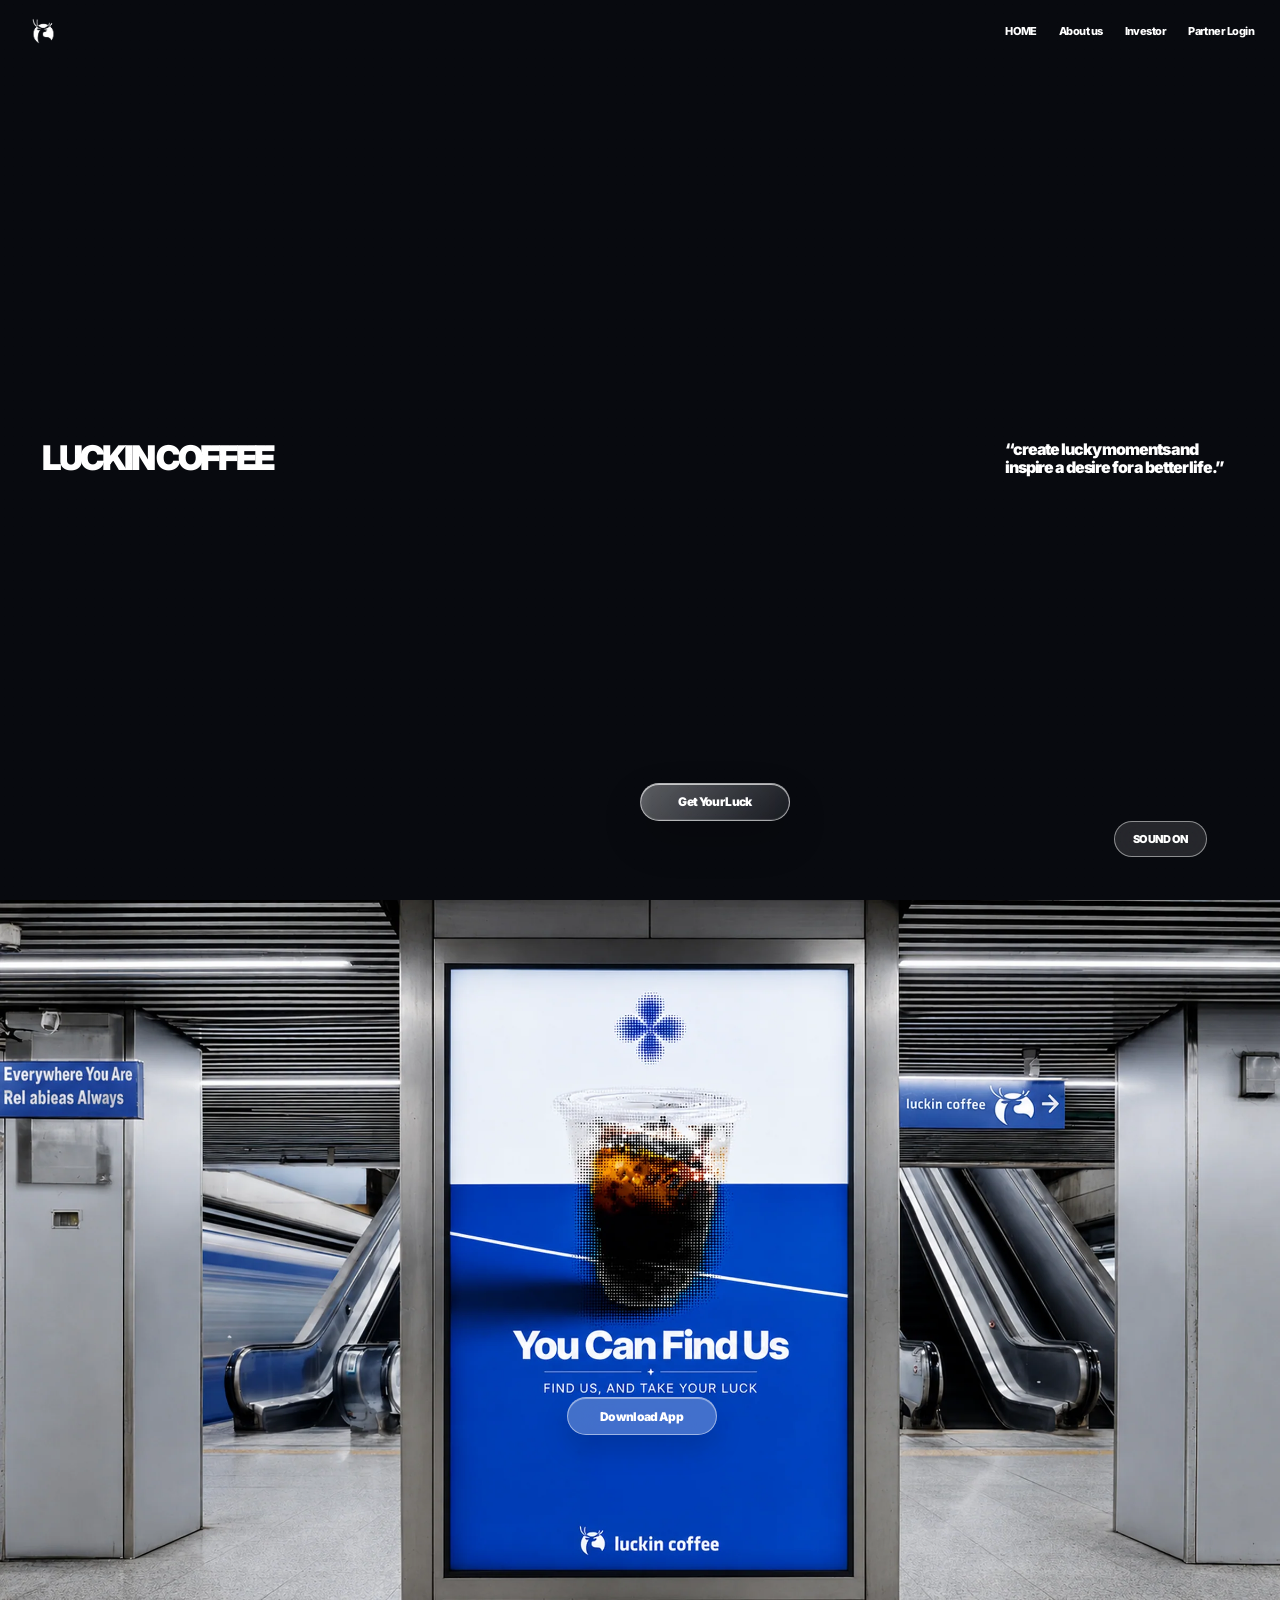
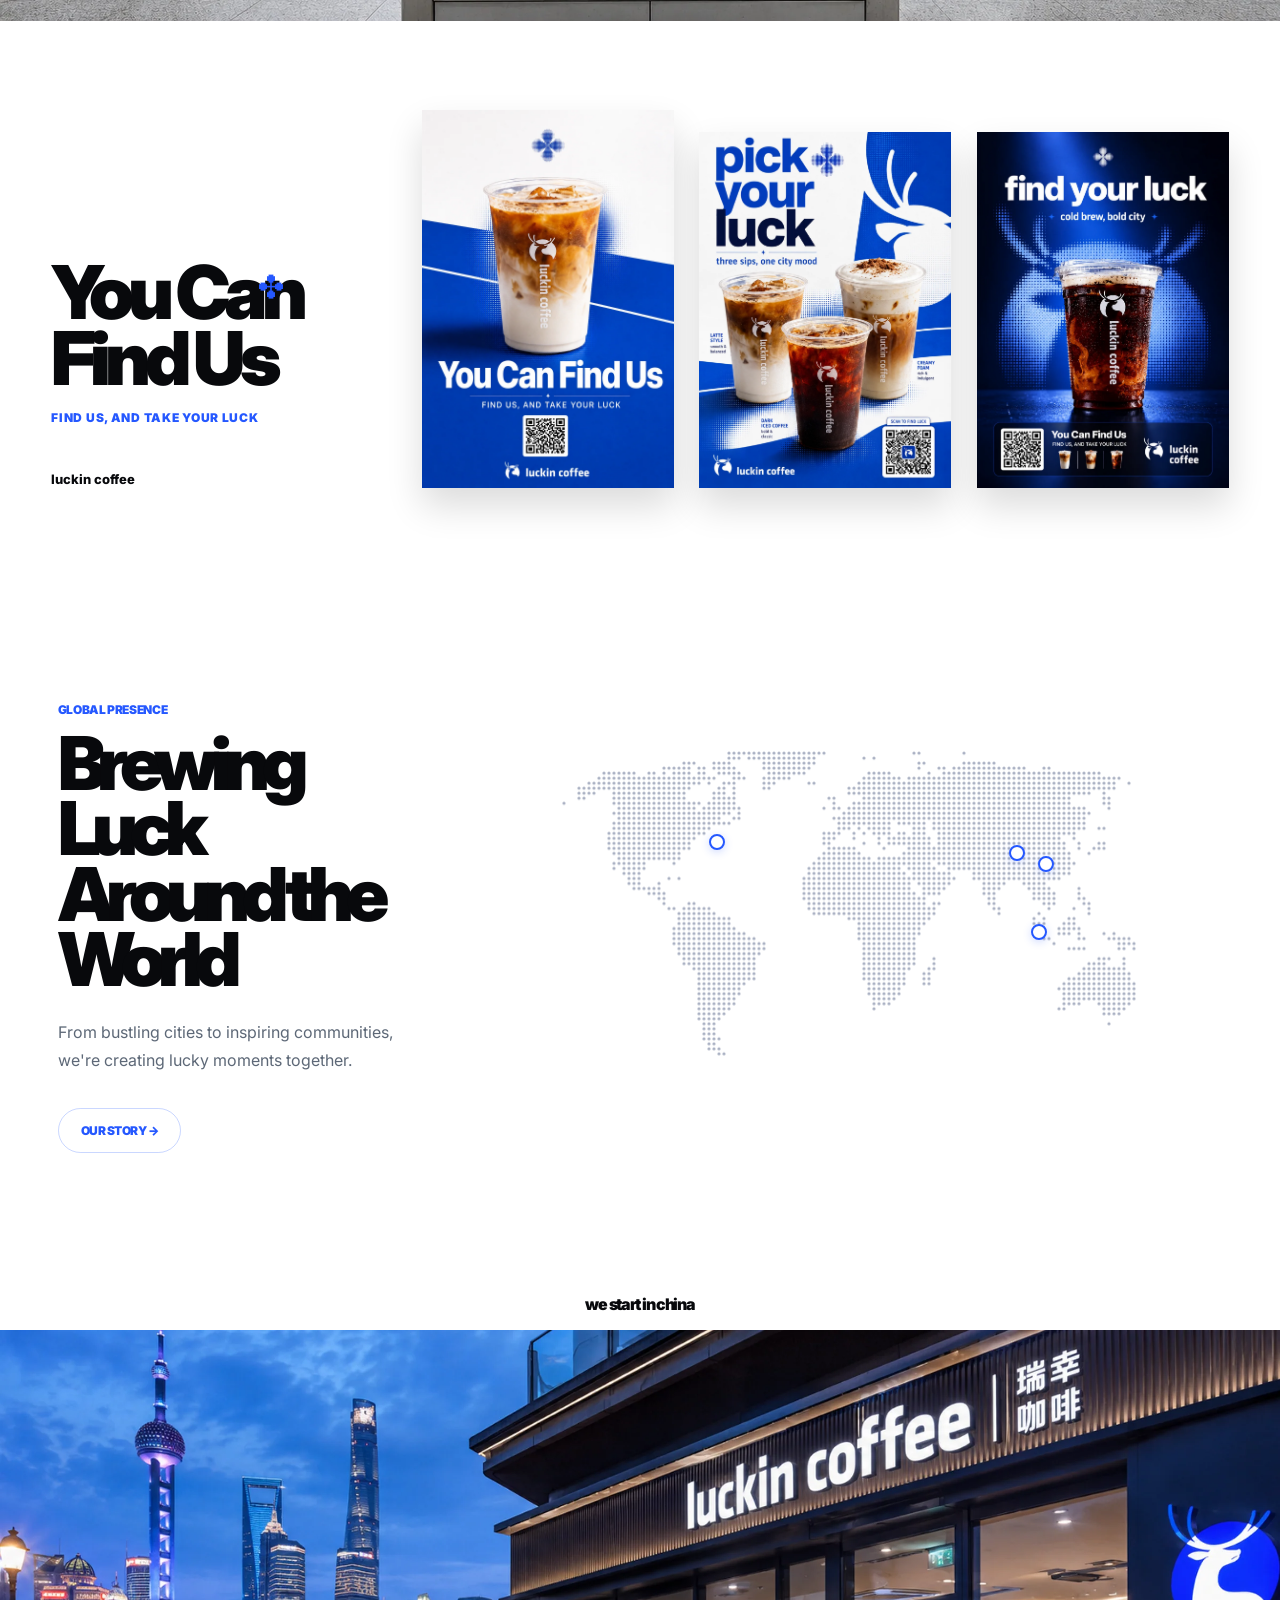
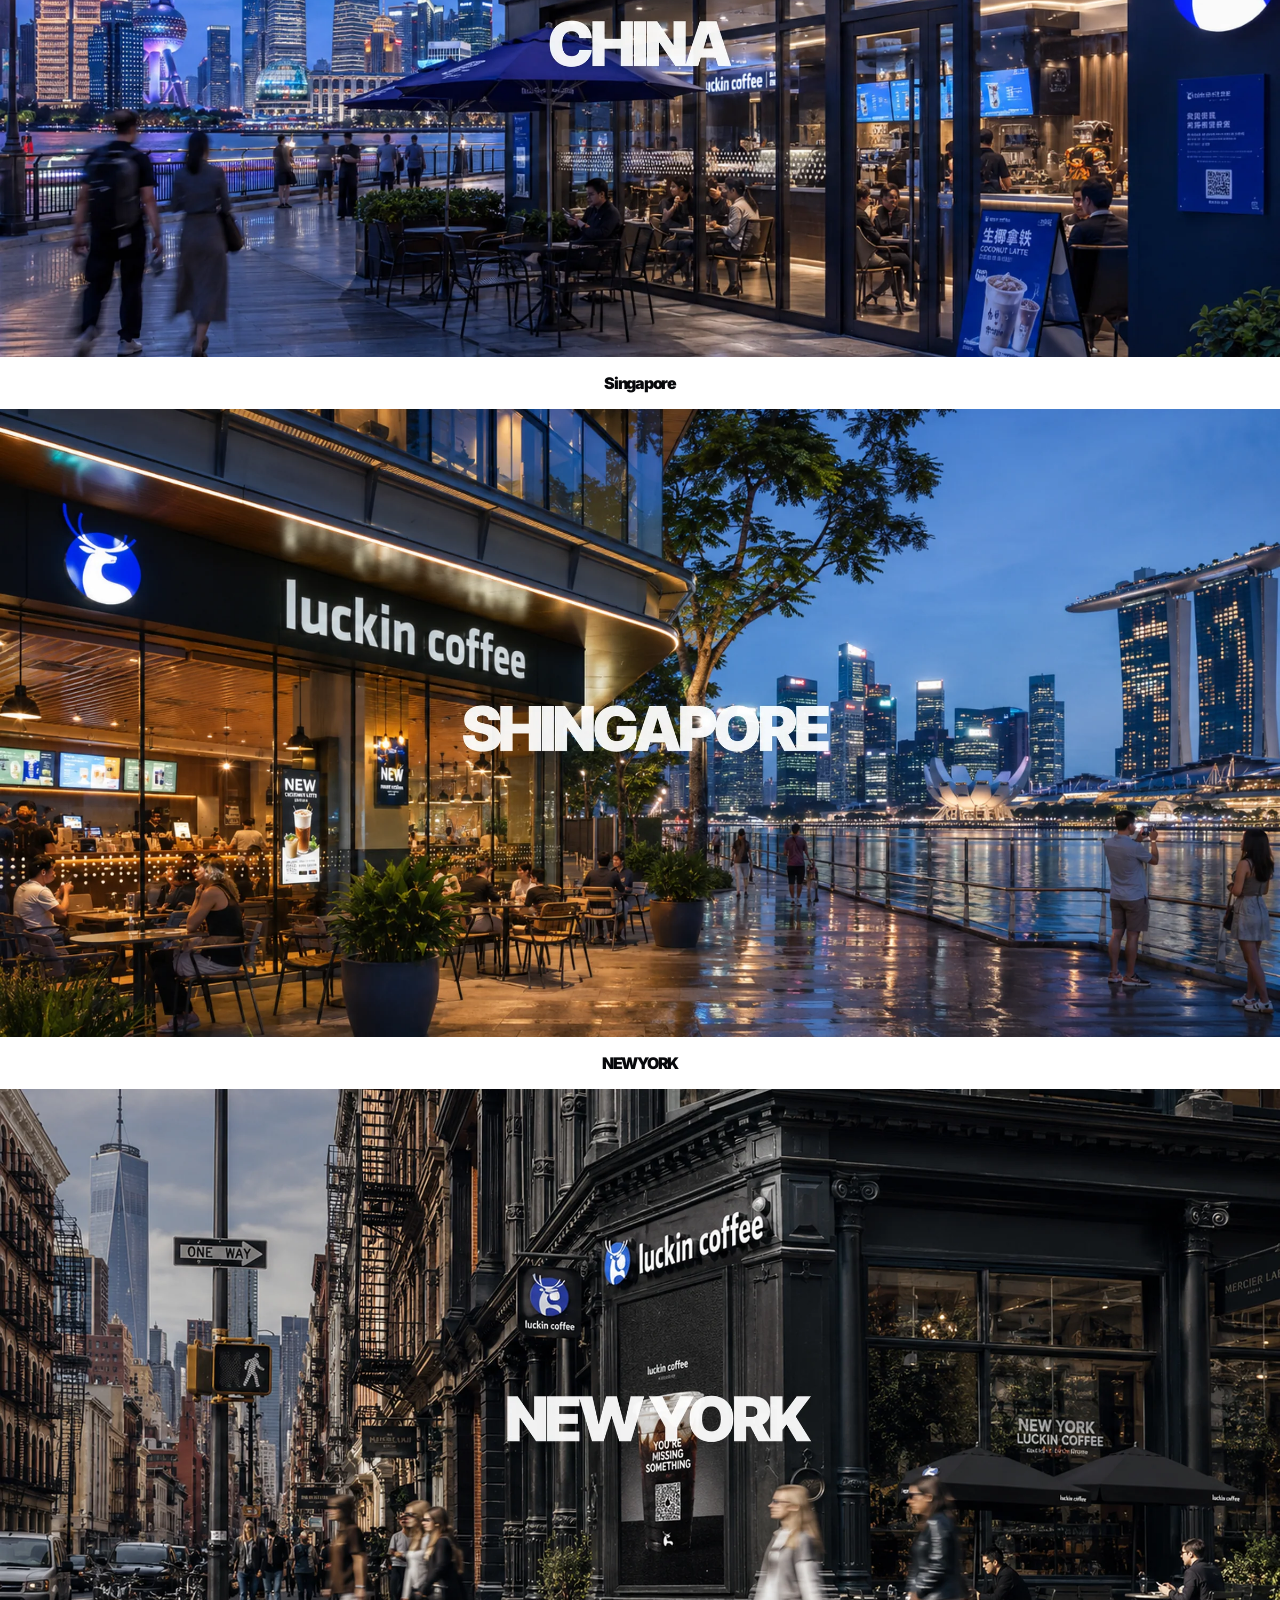
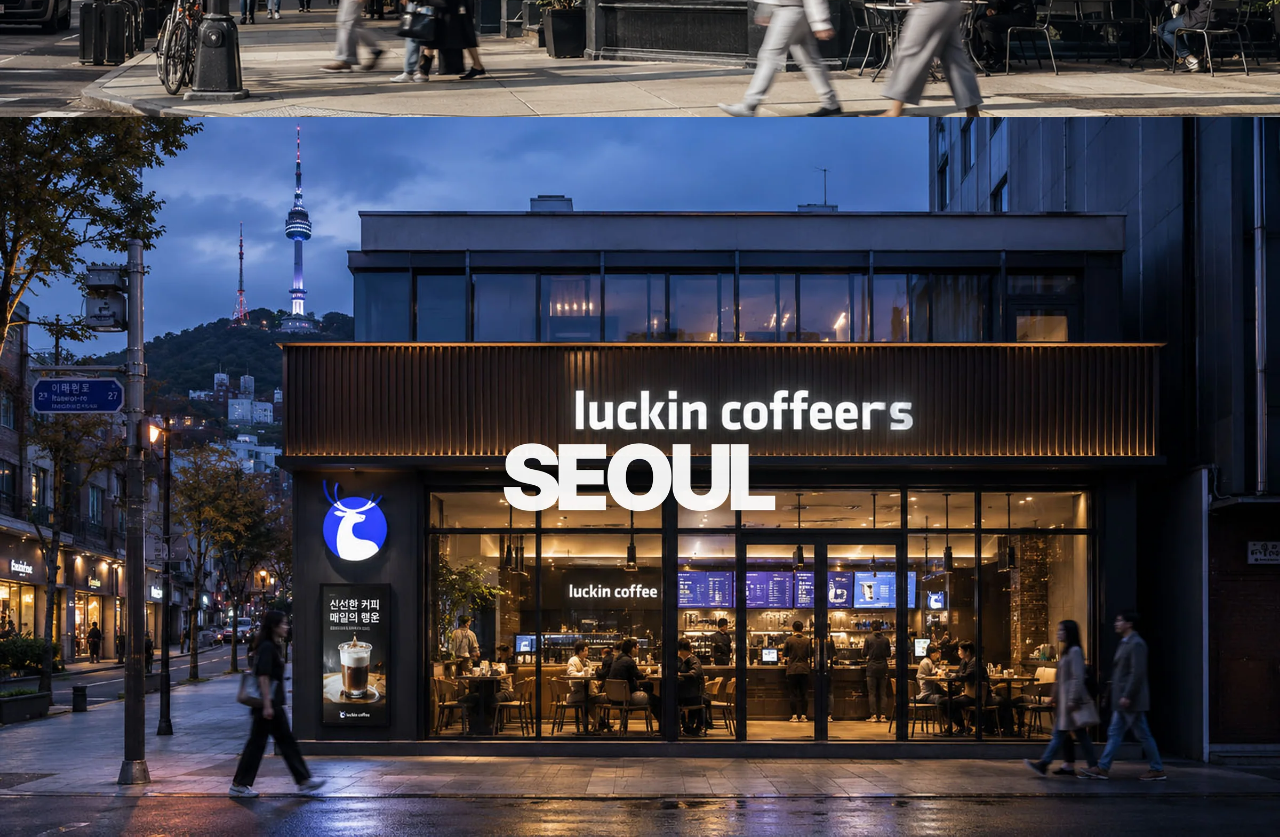
<file: campaign/index.html>
<!DOCTYPE html>
<html lang="ko">
<head>
  <meta charset="UTF-8" />
  <meta name="viewport" content="width=device-width, initial-scale=1.0" />

  <title>Luckin Campaign</title>

  <link rel="preconnect" href="https://fonts.googleapis.com" />
  <link rel="preconnect" href="https://fonts.gstatic.com" crossorigin />
  <link
    href="https://fonts.googleapis.com/css2?family=Inter:wght@400;500;600;700;800;900&display=swap"
    rel="stylesheet"
  />

  <link rel="stylesheet" href="./style.css" />
</head>

<body>
  <div class="grain"></div>

  <header class="header" id="header">
    <div class="header__inner">
      <a href="#hero" class="logo" aria-label="Luckin Coffee Home">
        <img src="./imgs/홈 로고.webp" alt="Luckin logo" />
      </a>

      <nav class="nav" id="nav">
        <a href="#hero">HOME</a>
        <a href="about.html">About us</a>
        <a href="investor.html">Investor</a>
        <a href="#subway">Partner Login</a>
      </nav>

      <button class="nav-toggle" id="navToggle" aria-label="Menu" aria-expanded="false">
        <span></span>
        <span></span>
        <span></span>
      </button>
    </div>
  </header>

  <main>
    <!-- 01 HERO VIDEO -->
    <section class="hero" id="hero">
      <video
        class="hero__video"
        id="heroVideo"
        autoplay
        muted
        loop
        playsinline
        preload="auto"
      >
        <source src="./imgs/캠페인최종.mp4" type="video/mp4" />
      </video>

      <div class="hero__dim"></div>

      <div class="hero__content">
        <p class="hero__brand reveal">LUCKIN COFFEE</p>

        <p class="hero__copy reveal delay-1">
          “create lucky moments and<br />
          inspire a desire for a better life.”
        </p>
<a href="./brew.html" class="hero-luck-btn reveal delay-2">
  Get Your Luck
</a>

        <button class="sound-btn reveal delay-2" id="soundBtn" type="button">
          SOUND ON
        </button>
      </div>
    </section>

    <!-- 02 SUBWAY DOWNLOAD SECTION -->
    <section class="subway" id="subway">
      <img
        src="./imgs/큰큐알코드.webp"
        alt="Luckin subway campaign screen"
        class="subway__img"
      />

      <a href="#" class="download-hotspot" aria-label="Download Luckin Coffee App">
        Download App
      </a>
    </section>

    <!-- 03 POSTERS -->
    <section class="posters" id="posters">
      <div class="posters__left reveal">
        <h2>You Can<br />Find Us</h2>
        <span class="flower">✣</span>
        <p>FIND US, AND TAKE YOUR LUCK</p>
        <small>luckin coffee</small>
      </div>

      <div class="posters__right">
        <article class="poster-card reveal delay-1">
          <img src="./imgs/하단포스터1.webp" alt="Luckin poster 1" />
        </article>

        <article class="poster-card reveal delay-2">
          <img src="./imgs/하단포스터2.webp" alt="Luckin poster 2" />
        </article>

        <article class="poster-card reveal delay-3">
          <img src="./imgs/하단포스터3.webp" alt="Luckin poster 3" />
        </article>
      </div>
    </section>

    <!-- 04 MAP -->
    <section class="map-section" id="map">
      <div class="map-copy reveal">
        <span>GLOBAL PRESENCE</span>
        <h2>Brewing Luck<br />Around the World</h2>
        <p>
          From bustling cities to inspiring communities,<br />
          we're creating lucky moments together.
        </p>
        <a href="#city-china">OUR STORY →</a>
      </div>

      <div class="map-board reveal delay-1" id="mapBoard">
        <canvas id="worldCanvas"></canvas>

        <button class="map-marker" data-name="NEWYORK" data-target="#city-newyork" data-vx="0.31" data-vy="0.27"></button>
        <button class="map-marker" data-name="CHINA" data-target="#city-china" data-vx="0.72" data-vy="0.30"></button>
        <button class="map-marker" data-name="SEOUL" data-target="#city-seoul" data-vx="0.76" data-vy="0.33"></button>
        <button class="map-marker" data-name="SHINGAPORE" data-target="#city-singapore" data-vx="0.75" data-vy="0.51"></button>

        <div class="map-tooltip" id="mapTooltip"></div>
      </div>
    </section>

    <!-- 05 CHINA -->
    <section class="city-wrap" id="city-china" data-city="china">
      <div class="city-caption reveal">we start in china</div>

      <div class="city-stage">
        <img src="./imgs/CHINA.webp" alt="China Luckin Coffee store" class="city-img" />

        <div class="city-dark"></div>

        <div class="organic-flow">
          <span class="flow flow-1"></span>
          <span class="flow flow-2"></span>
          <span class="flow flow-3"></span>
          <span class="flow-line"></span>
        </div>

        <div class="drag-card js-drag-card">
          <div class="drag-card__inner">
            <div class="drag-card__face drag-card__front">
              <img src="./imgs/상하이 플립 블랙.webp" alt="Shanghai black card" />
            </div>

            <div class="drag-card__face drag-card__back">
              <img src="./imgs/상하이플립뒷면.webp" alt="Shanghai white card" />
            </div>
          </div>

          <div class="drag-hint">drag to flip</div>
        </div>
      </div>
    </section>

    <!-- 06 SHINGAPORE -->
    <section class="city-wrap" id="city-singapore" data-city="singapore">
      <div class="city-caption reveal">Singapore</div>

      <div class="city-stage">
        <img src="./imgs/SHINGAPORE.webp" alt="Shingapore Luckin Coffee store" class="city-img" />

        <div class="city-dark"></div>

        <div class="organic-flow">
          <span class="flow flow-1"></span>
          <span class="flow flow-2"></span>
          <span class="flow flow-3"></span>
          <span class="flow-line"></span>
        </div>

        <div class="drag-card js-drag-card">
          <div class="drag-card__inner">
            <div class="drag-card__face drag-card__front">
              <img src="./imgs/싱가폴 플립 블랙.webp" alt="Singapore black card" />
            </div>

            <div class="drag-card__face drag-card__back">
              <img src="./imgs/싱가폴 픕립뒷면.webp" alt="Singapore white card" />
            </div>
          </div>

          <div class="drag-hint">drag to flip</div>
        </div>
      </div>
    </section>

    <!-- 07 NEWYORK -->
    <section class="city-wrap" id="city-newyork" data-city="newyork">
      <div class="city-caption reveal">NEWYORK</div>

      <div class="city-stage">
        <img src="./imgs/NEWYORK.webp" alt="New York Luckin Coffee store" class="city-img" />

        <div class="city-dark"></div>

        <div class="organic-flow">
          <span class="flow flow-1"></span>
          <span class="flow flow-2"></span>
          <span class="flow flow-3"></span>
          <span class="flow-line"></span>
        </div>

        <div class="drag-card js-drag-card">
          <div class="drag-card__inner">
            <div class="drag-card__face drag-card__front">
              <img src="./imgs/뉴욕플립 블랙.webp" alt="New York black card" />
            </div>

            <div class="drag-card__face drag-card__back">
              <img src="./imgs/뉴욕플립 뒷면.webp" alt="New York white card" />
            </div>
          </div>

          <div class="drag-hint">drag to flip</div>
        </div>
      </div>
    </section>

    <!-- 08 SEOUL GRAND LAUNCH -->
    <section class="city-wrap city-wrap--seoul" id="city-seoul">
      <div class="city-stage seoul-stage">
        <img src="./imgs/SEOUL.webp" alt="Seoul Luckin Coffee store" class="city-img" />

        <div class="seoul-launch-wrap" id="seoulLaunchWrap">
          <div class="seoul-launch" id="seoulLaunch">
            Seoul, we have arrived.
          </div>
        </div>

        <div class="seoul-impact-ring"></div>
      </div>
    </section>
  </main>

  <script src="./world-map-data.js"></script>
  <script src="./script.js"></script>
</body>
</html>
</file>
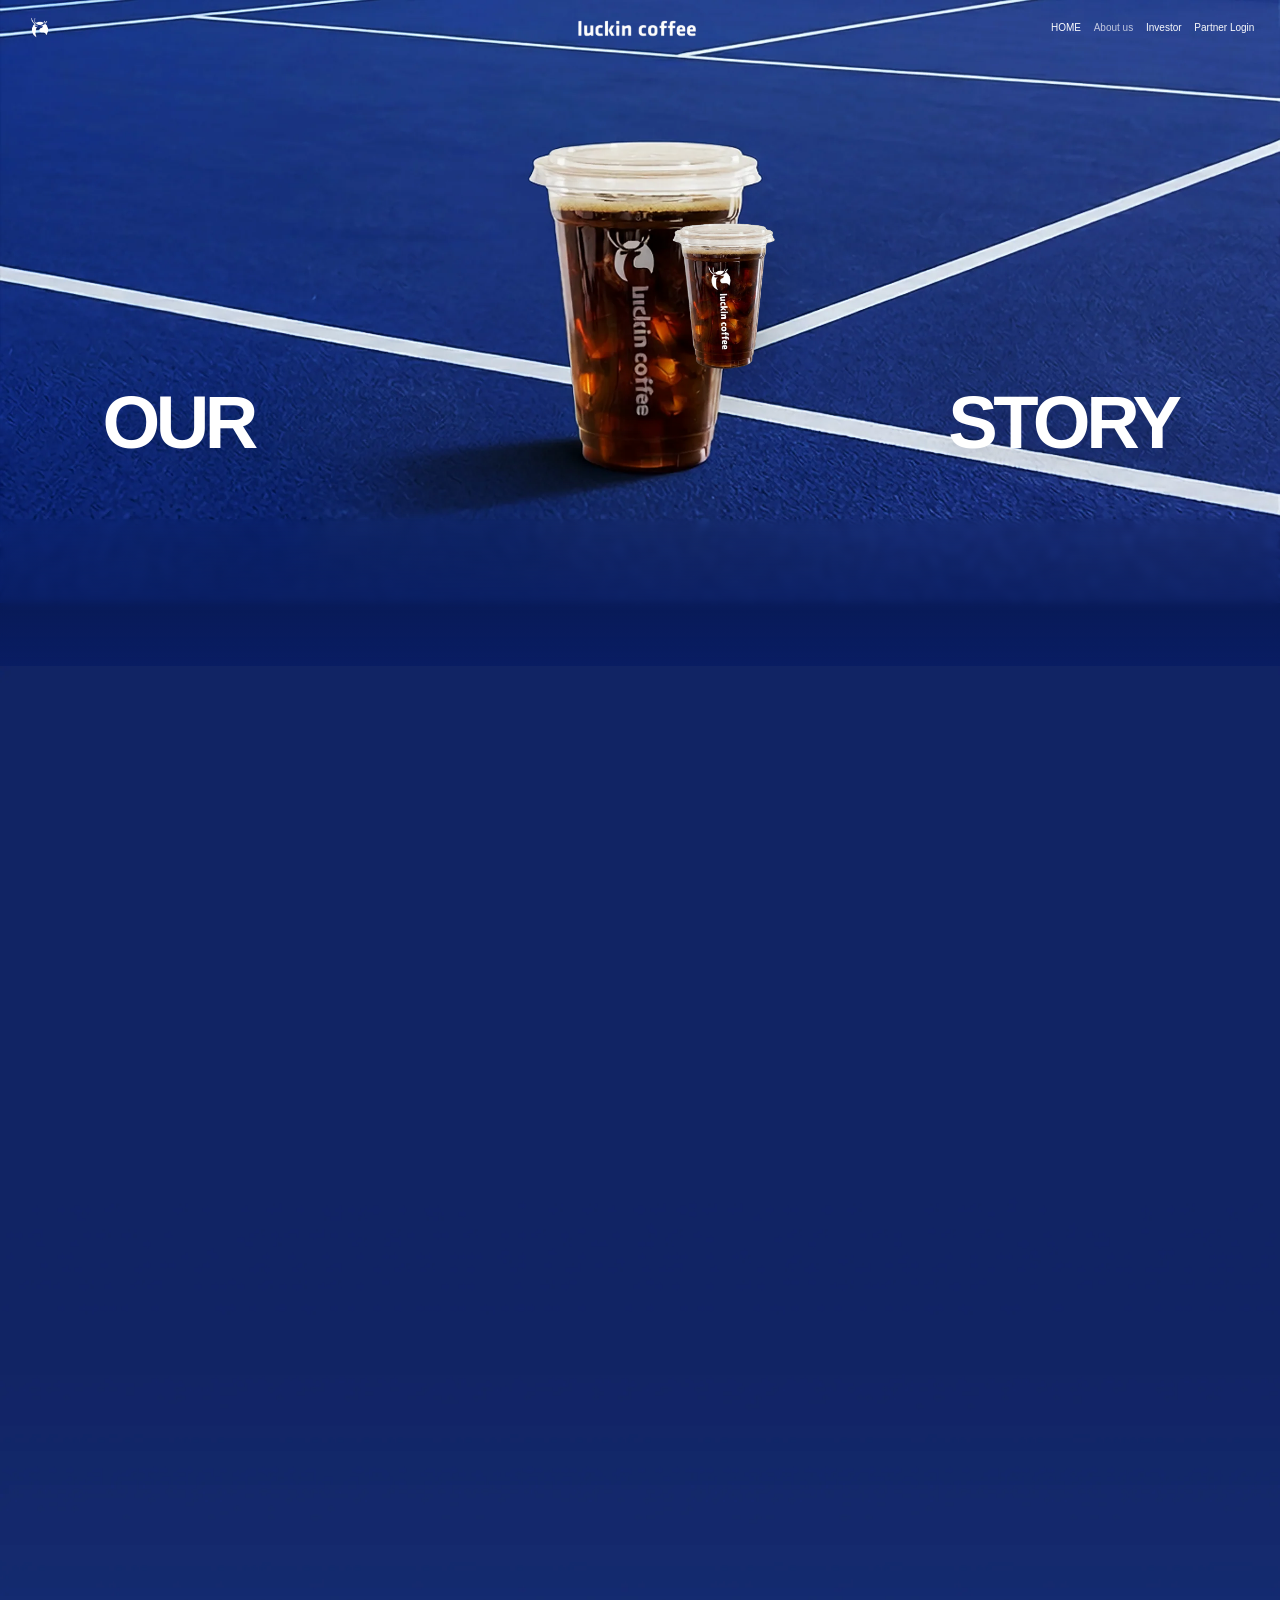
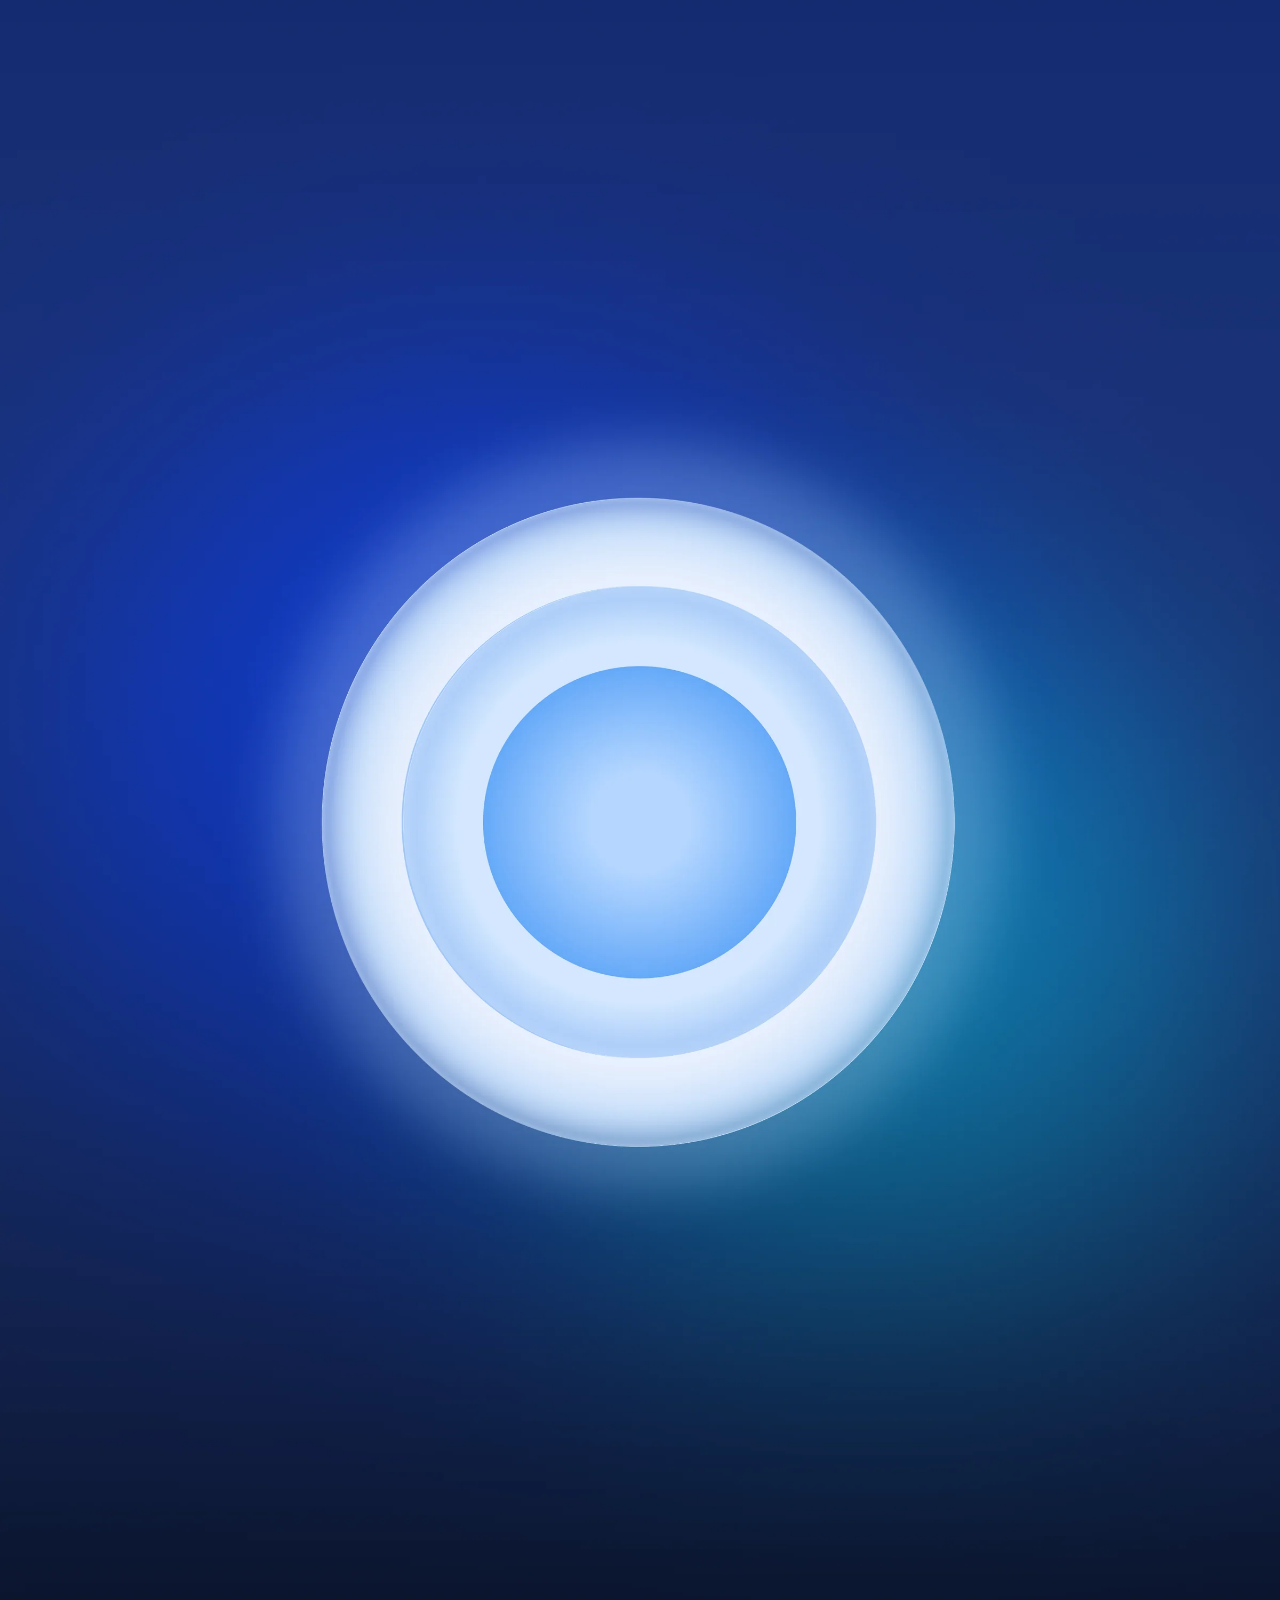
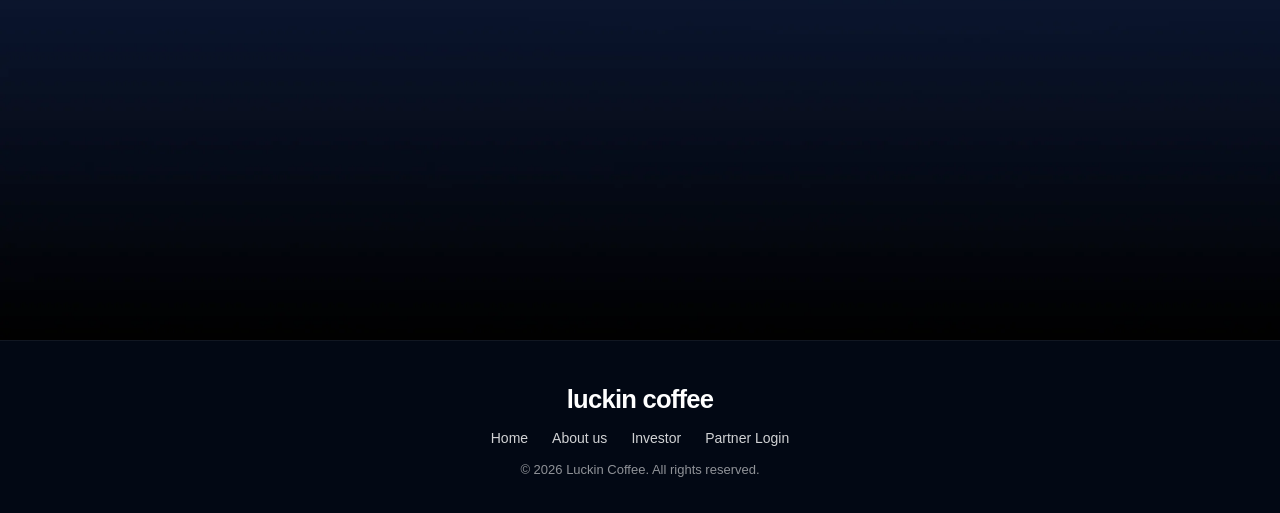
<file: campaign/about.html>
<!DOCTYPE html>
<html lang="ko">
<head>
  <meta charset="UTF-8" />
  <meta name="viewport" content="width=device-width, initial-scale=1.0" />
  <title>Luckin Coffee | About Us</title>

  <link rel="stylesheet" href="about.css" />
  <link rel="stylesheet" href="https://unpkg.com/aos@2.3.4/dist/aos.css" />
</head>
<body>

  <!-- HERO -->
  <section class="about-hero" id="aboutHero">
    <img src="imgs/어바웃어스히어로 배경.webp" alt="About hero background" class="about-hero-bg" />

    <div class="about-nav-wrap">
      <a href="index.html" class="about-logo-icon">
        <img src="imgs/홈 로고.webp" alt="Luckin logo icon" />
      </a>

      <a href="index.html" class="about-logo-word">
        <img src="imgs/히어로 메인 로고.webp" alt="Luckin coffee logo" />
      </a>

      <nav class="about-nav">
        <a href="index.html">HOME</a>
        <a href="about.html" class="is-active">About us</a>
        <a href="investor.html">Investor</a>
        <a href="#">Partner Login</a>
      </nav>
    </div>

    <img
      src="imgs/섹션4 커피이미지.webp"
      alt="Luckin coffee cup"
      class="about-hero-cup parallax-item"
      data-speed="10"
      data-aos="zoom-in"
      data-aos-duration="1200"
      data-aos-delay="140"
    />

    <h1
      class="hero-word hero-word-left"
      data-aos="fade-right"
      data-aos-duration="1000"
      data-aos-delay="60"
    >
      OUR
    </h1>

    <h1
      class="hero-word hero-word-right"
      data-aos="fade-left"
      data-aos-duration="1000"
      data-aos-delay="120"
    >
      STORY
    </h1>
  </section>

  <!-- BODY -->
  <section class="about-body">
    <img src="imgs/어바웃어스 히어로 아래 배경.webp" alt="About body background" class="about-body-bg" />

    <div class="about-overlay">

      <!-- MISSION -->
      <div
        class="mission-label text-white"
        data-aos="fade-up"
        data-aos-duration="900"
      >
        BRAND MISSION
      </div>

      <div
        class="mission-title text-white"
        data-aos="fade-up"
        data-aos-duration="1100"
        data-aos-delay="60"
      >
        "create lucky moments and inspire<br />
        a desire for a better life."
      </div>

      <div
        class="mission-desc text-white"
        data-aos="fade-left"
        data-aos-duration="1000"
        data-aos-delay="180"
      >
        Luckin Coffee is the coffee brand<br />
        with the largest number of stores in China.
      </div>

      <img
        src="imgs/브랜드 미션1.webp"
        alt="Brand mission image 1"
        class="mission-img mission-img-1"
        data-aos="zoom-in-right"
        data-aos-duration="1000"
        data-aos-delay="80"
      />

      <img
        src="imgs/브랜드미션2.webp"
        alt="Brand mission image 2"
        class="mission-img mission-img-2"
        data-aos="zoom-in"
        data-aos-duration="1000"
        data-aos-delay="160"
      />

      <img
        src="imgs/브랜드미션3.webp"
        alt="Brand mission image 3"
        class="mission-img mission-img-3"
        data-aos="zoom-in-left"
        data-aos-duration="1000"
        data-aos-delay="120"
      />

      <!-- DATA -->
      <div
        class="data-title text-white"
        data-aos="fade-up"
        data-aos-duration="1100"
      >
        Smart Retail, Smarter Coffee<br />
        Driven by Big Data
      </div>

      <img
        src="imgs/루킨앱.webp"
        alt="Luckin app"
        class="data-app parallax-item"
        data-speed="8"
        data-aos="fade-up"
        data-aos-duration="1100"
        data-aos-delay="220"
      />

      <div
        class="data-glass-card"
        data-aos="fade-right"
        data-aos-duration="1000"
        data-aos-delay="150"
      >
        <span>The Intersection of Digital<br />Innovation and Coffee Culture</span>
      </div>

      <!-- VISION -->
      <div
        class="vision-label text-white"
        data-aos="fade-up"
        data-aos-duration="900"
      >
        BRAND VISION
      </div>

      <div
        class="vision-text text-white"
        data-aos="fade-up"
        data-aos-duration="1000"
        data-aos-delay="100"
      >
        "to build a world-class coffee brand and become<br />
        a part of everyone's daily life."
      </div>

      <img
        src="imgs/홈 로고.webp"
        alt="Luckin logo symbol"
        class="vision-logo parallax-item"
        data-speed="6"
        data-aos="zoom-in"
        data-aos-duration="1200"
        data-aos-delay="180"
      />

      <div
        class="vision-values text-white"
        data-aos="fade-up"
        data-aos-duration="1000"
        data-aos-delay="260"
      >
        "Customer First, Integrity, Quality Excellence,<br />
        Continuous Innovation, Self-Criticism, and Mutual Trust &amp; Win-Win,"
      </div>

    </div>
  </section>

  <footer class="about-footer">
    <div class="about-footer-inner">
      <div class="footer-brand">luckin coffee</div>

      <div class="footer-links">
        <a href="index.html">Home</a>
        <a href="about.html">About us</a>
        <a href="investor.html">Investor</a>
        <a href="#">Partner Login</a>
      </div>

      <p class="footer-copy">© 2026 Luckin Coffee. All rights reserved.</p>
    </div>
  </footer>

  <script src="https://unpkg.com/aos@2.3.4/dist/aos.js"></script>
  <script src="about.js"></script>
</body>
</html>
</file>
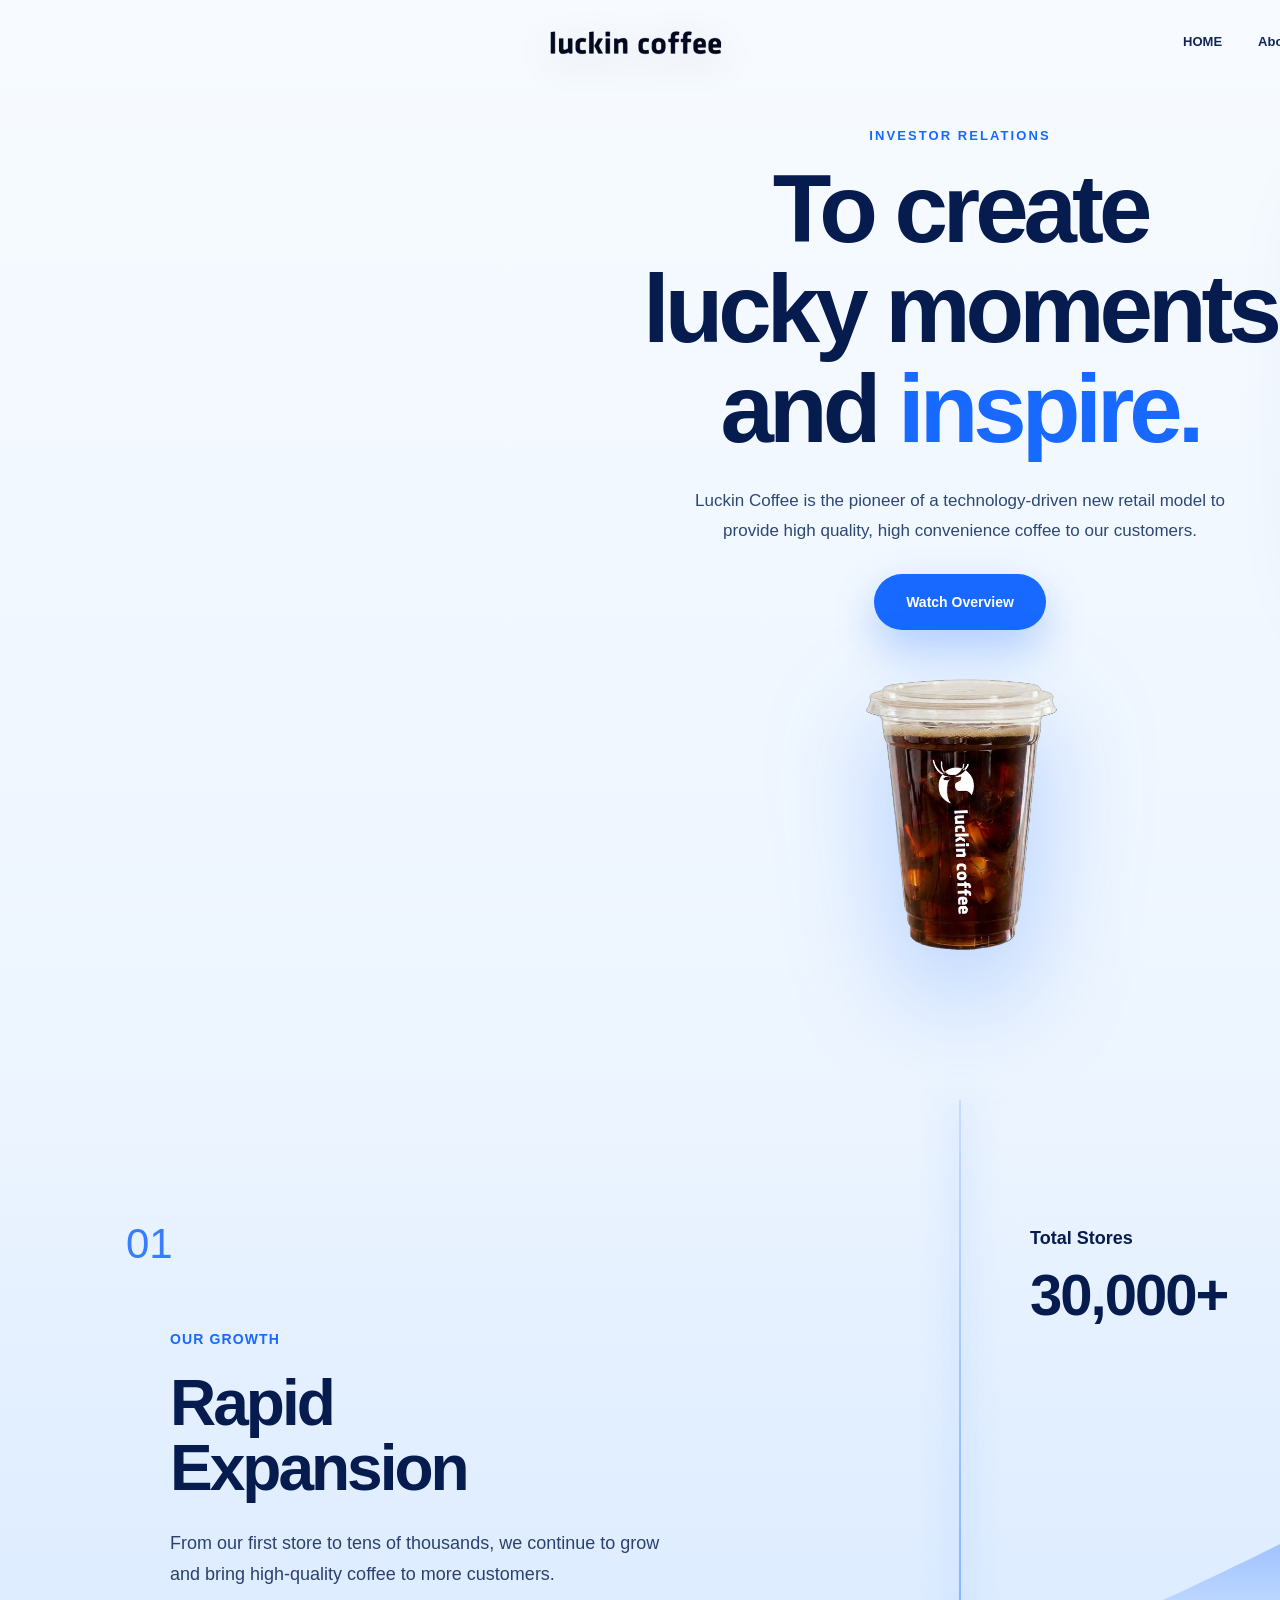
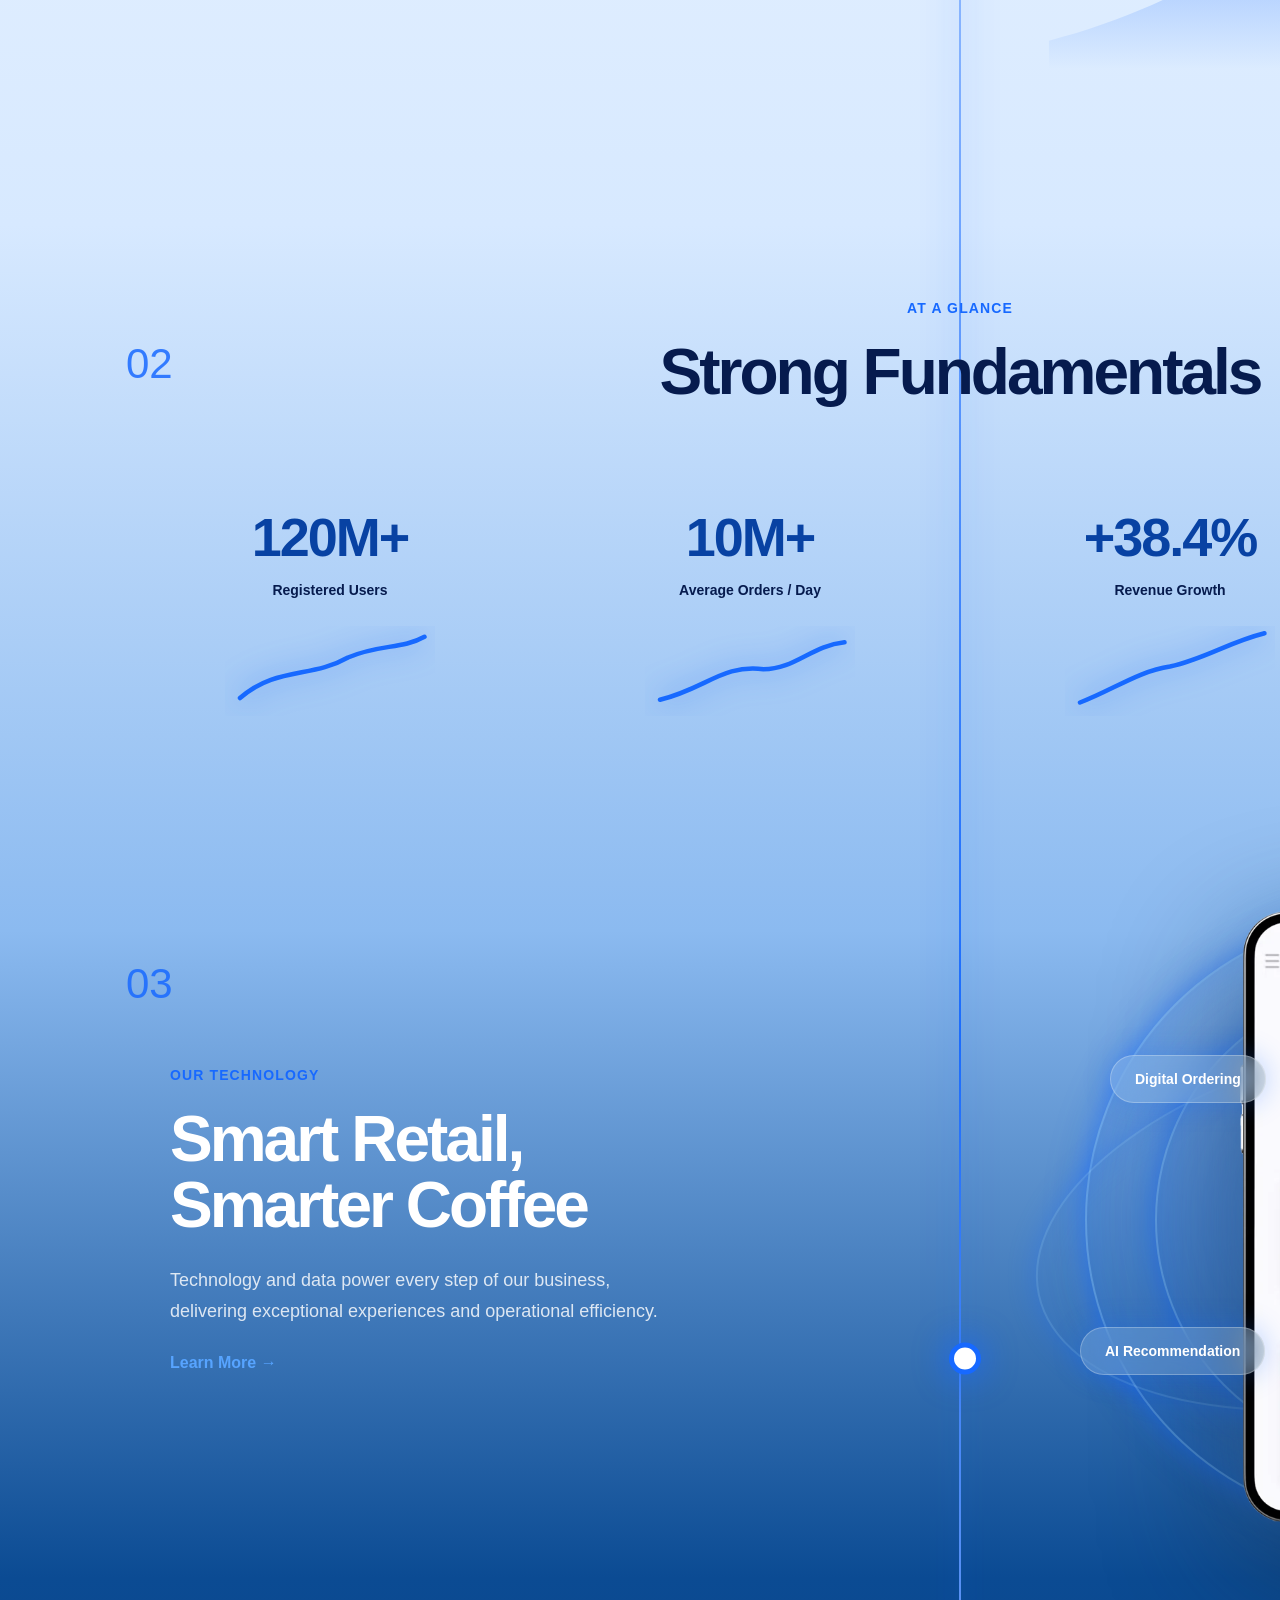
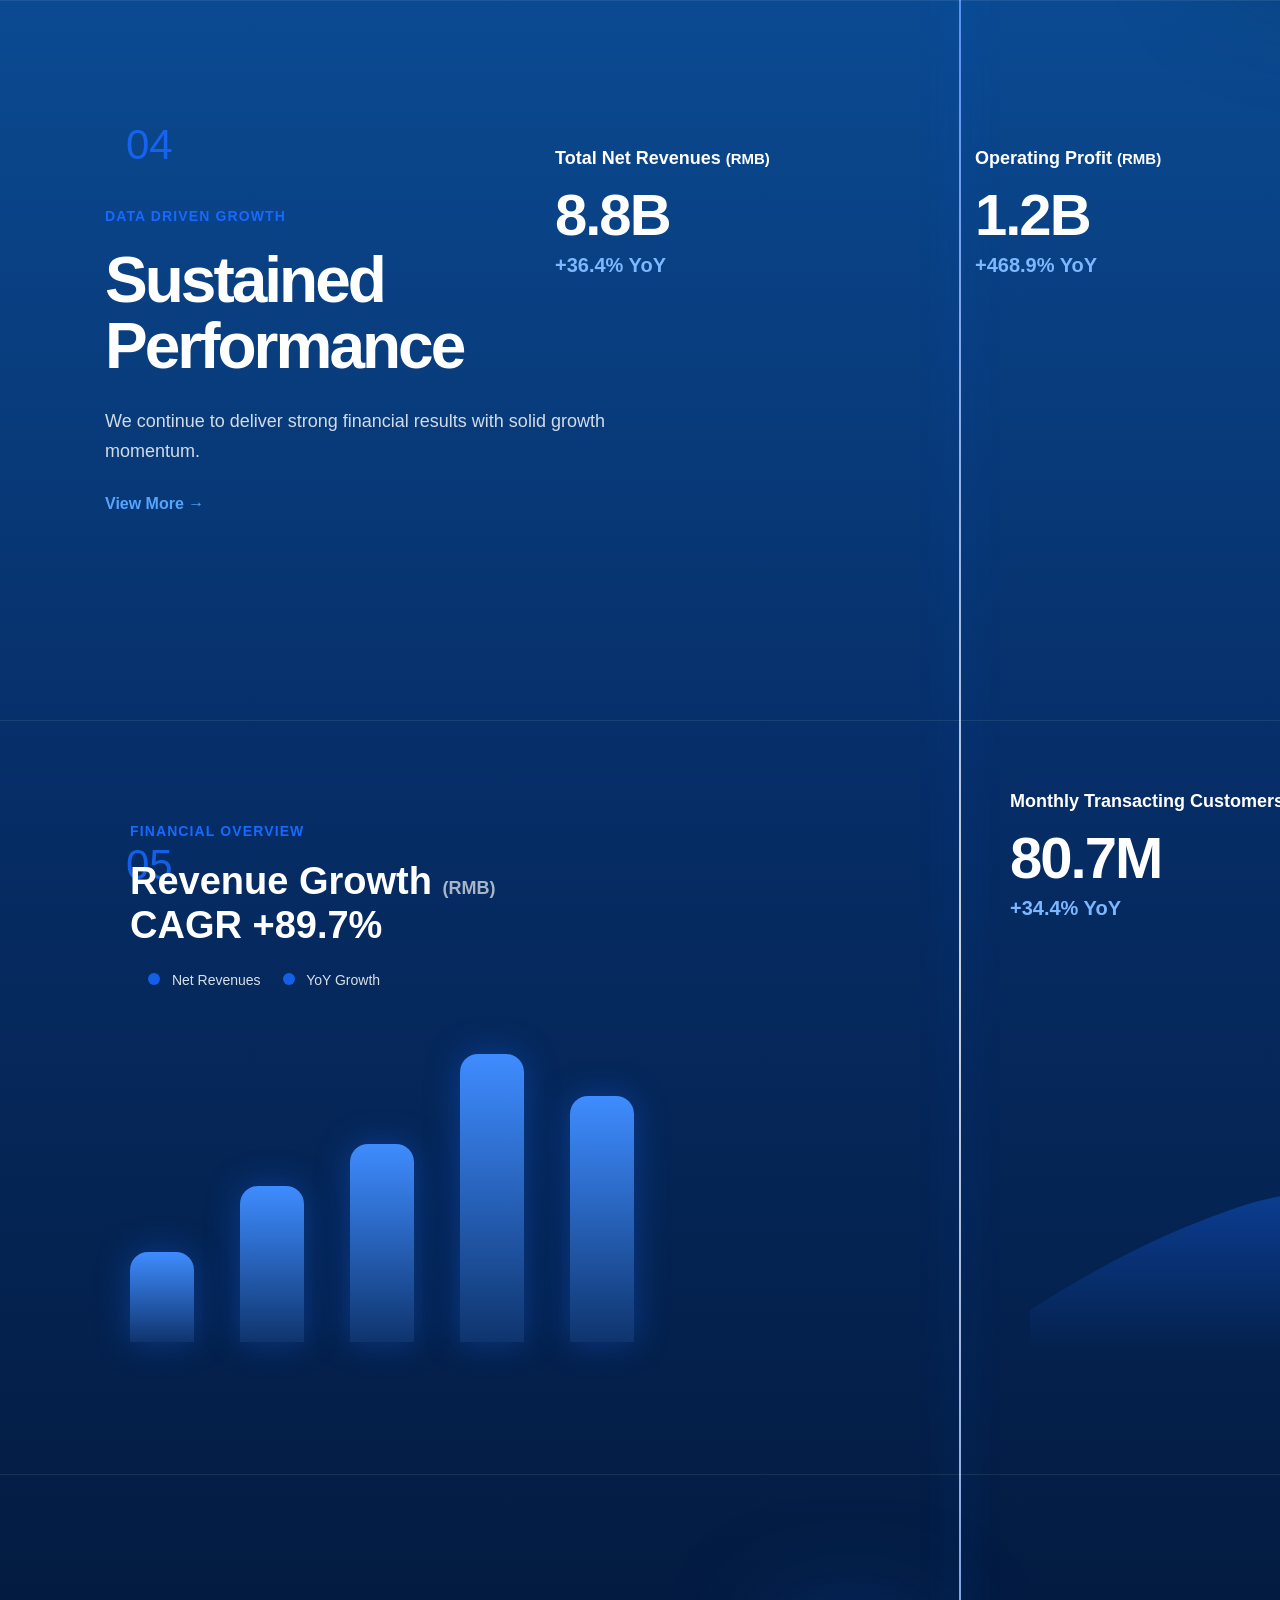
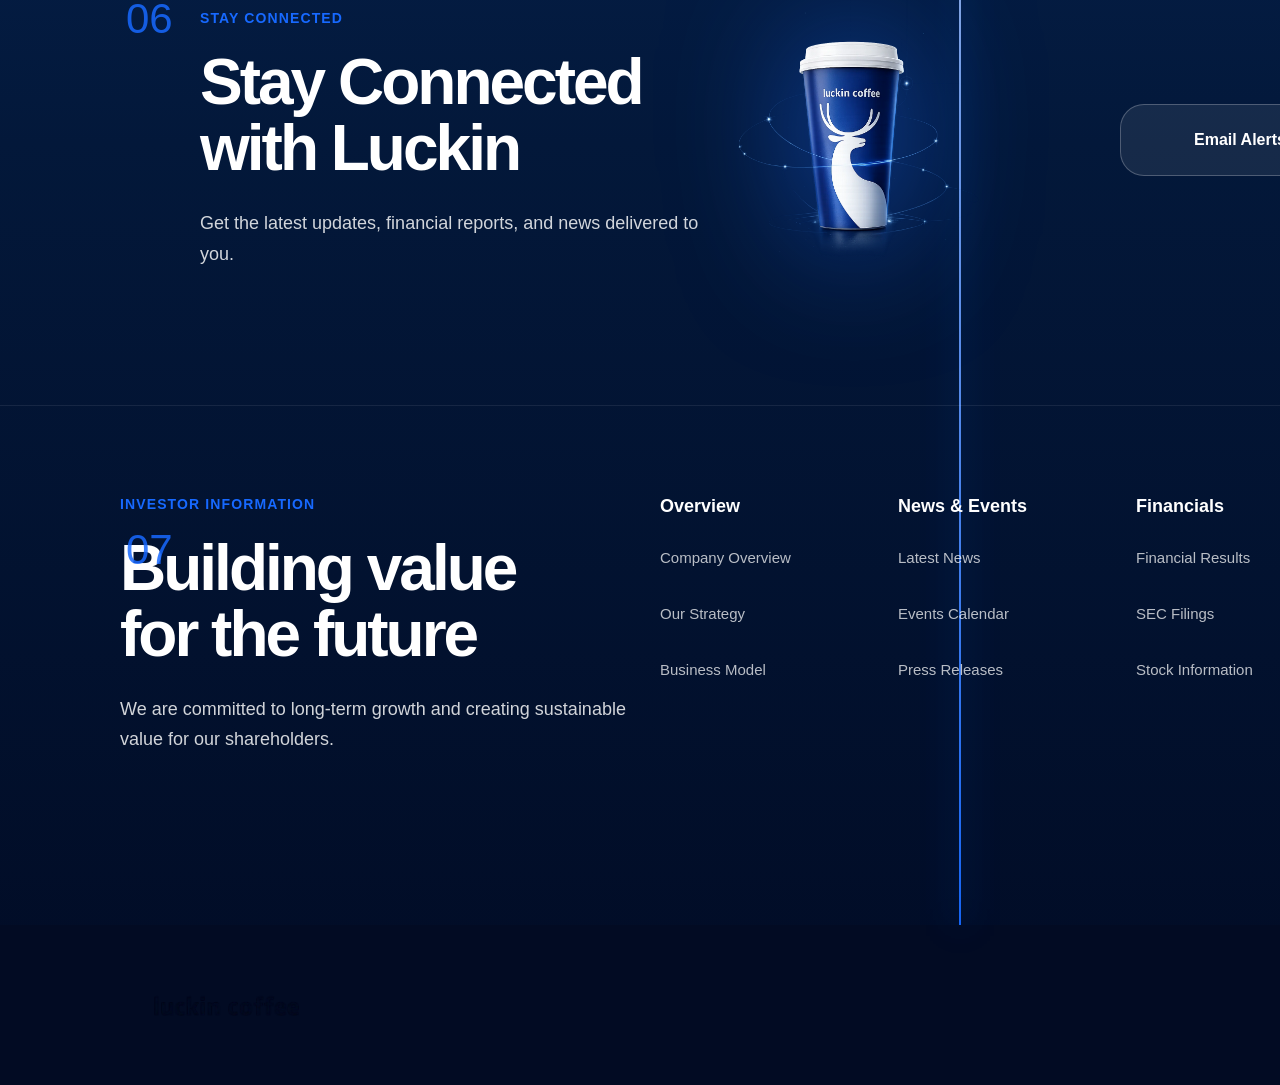
<file: campaign/investor.html>
<!DOCTYPE html>
<html lang="ko">
<head>
  <meta charset="UTF-8" />
  <meta name="viewport" content="width=1920" />
  <title>Luckin Coffee | Investor</title>
  <link rel="stylesheet" href="investor.css" />
</head>

<body>
<section class="ir-page">

  <div class="ir-nav-wrap">
    <a href="index.html" class="ir-logo-icon">
      <img src="imgs/홈 로고 copy.webp" alt="Luckin logo icon" />
    </a>

    <a href="index.html" class="ir-logo-word">
      <img src="imgs/히어로 메인 로고 copy.webp" alt="Luckin coffee logo" />
    </a>

    <nav class="ir-nav">
      <a href="index.html">HOME</a>
      <a href="about.html">About us</a>
      <a href="investor.html" class="is-active">Investor</a>
      <a href="#">Partner Login</a>
    </nav>
  </div>

  <section class="ir-hero">
    <div class="hero-title">
      <p class="eyebrow">INVESTOR RELATIONS</p>
      <h1>To create<br />lucky moments<br />and <span>inspire.</span></h1>
      <p class="hero-desc">
        Luckin Coffee is the pioneer of a technology-driven new retail model
        to provide high quality, high convenience coffee to our customers.
      </p>
      <button class="blue-btn">Watch Overview</button>
    </div>

    <img src="imgs/섹션4 커피이미지.webp" alt="Luckin coffee" class="hero-cup" />

    <div class="stock-panel">
      <p>OTCID: LKNCY</p>
      <h2>$35.01</h2>
      <strong>+0.25 (+0.72%) &uarr;</strong>

      <svg viewBox="0 0 520 260">
        <path class="stock-line" d="M20 190 C60 140,95 165,130 125 C170 85,210 120,250 80 C295 35,340 80,385 60 C430 38,470 82,500 58" />
      </svg>

      <div class="time-tabs">
        <span>1D</span><span>1W</span><span>1M</span><span>3M</span><span>1Y</span><span>5Y</span>
      </div>
    </div>
  </section>

  <section class="ir-story">
    <div class="center-line"></div>

    <article class="story-block reveal">
      <div class="section-num">01</div>

      <div class="story-copy">
        <span>OUR GROWTH</span>
        <h2>Rapid<br />Expansion</h2>
        <p>
          From our first store to tens of thousands,
          we continue to grow and bring high-quality coffee to more customers.
        </p>
      </div>

      <div class="visual-chart">
        <p>Total Stores</p>
        <h3>30,000+</h3>

        <svg viewBox="0 0 760 380">
          <defs>
            <linearGradient id="blueArea" x1="0" y1="0" x2="0" y2="1">
              <stop offset="0%" stop-color="#1769ff" stop-opacity="0.78" />
              <stop offset="100%" stop-color="#1769ff" stop-opacity="0" />
            </linearGradient>
          </defs>
          <path class="chart-area" d="M20 330 C100 310,160 278,230 245 C310 205,390 165,500 120 C610 76,690 54,740 35 L740 360 L20 360 Z" />
          <path class="draw-line" d="M20 330 C100 310,160 278,230 245 C310 205,390 165,500 120 C610 76,690 54,740 35" />
        </svg>

        <div class="chart-label">30,000+<br><small>Q4 2025</small></div>
      </div>
    </article>

    <article class="metric-stage reveal">
      <div class="section-num">02</div>

      <div class="stage-title">
        <span>AT A GLANCE</span>
        <h2>Strong Fundamentals</h2>
      </div>

      <div class="metric-line">
        <div class="metric-item">
          <strong>120M+</strong>
          <p>Registered Users</p>
          <svg viewBox="0 0 220 100"><path class="draw-line mini" d="M10 80 C50 45,90 58,130 35 C165 20,190 26,215 12" /></svg>
        </div>

        <div class="metric-item">
          <strong>10M+</strong>
          <p>Average Orders / Day</p>
          <svg viewBox="0 0 220 100"><path class="draw-line mini" d="M10 82 C60 70,80 42,125 48 C160 48,178 22,215 18" /></svg>
        </div>

        <div class="metric-item">
          <strong>+38.4%</strong>
          <p>Revenue Growth</p>
          <svg viewBox="0 0 220 100"><path class="draw-line mini" d="M10 85 C45 72,75 50,110 45 C150 36,175 18,215 8" /></svg>
        </div>

        <div class="metric-item">
          <strong>30,000+</strong>
          <p>Stores</p>
          <svg viewBox="0 0 220 100"><path class="draw-line mini" d="M10 88 C50 78,85 62,120 44 C155 30,185 22,215 10" /></svg>
        </div>
      </div>
    </article>

    <article class="tech-block reveal">
      <div class="section-num">03</div>

      <div class="story-copy">
        <span>OUR TECHNOLOGY</span>
        <h2>Smart Retail,<br />Smarter Coffee</h2>
        <p>
          Technology and data power every step of our business,
          delivering exceptional experiences and operational efficiency.
        </p>
        <a href="#">Learn More &rarr;</a>
      </div>

<div class="phone-visual">
  <div class="tech-glow"></div>
  <div class="orbit orbit-1"></div>
  <div class="orbit orbit-2"></div>
  <div class="orbit orbit-3"></div>

  <div class="spark s1"></div>
  <div class="spark s2"></div>
  <div class="spark s3"></div>
  <div class="spark s4"></div>

  <div class="connector c1"></div>
  <div class="connector c2"></div>
  <div class="connector c3"></div>
  <div class="connector c4"></div>

  <img src="imgs/루킨앱.webp" alt="Luckin app" />

  <div class="float-label label-1">Digital Ordering</div>
  <div class="float-label label-2">AI Recommendation</div>
  <div class="float-label label-3">Supply Chain Optimization</div>
  <div class="float-label label-4">Big Data Driven</div>
</div>
    </article>

    <article class="performance-grid reveal">
      <div class="section-num">04</div>

      <div class="story-copy">
        <span>DATA DRIVEN GROWTH</span>
        <h2>Sustained<br />Performance</h2>
        <p>
          We continue to deliver strong financial results with solid growth momentum.
        </p>
        <a href="#">View More &rarr;</a>
      </div>

      <div class="small-bar-chart">
        <p>Total Net Revenues <small>(RMB)</small></p>
        <h3>8.8B</h3>
        <strong>+36.4% YoY</strong>
        <div class="bars mini-bars">
          <i style="height:35%"></i>
          <i style="height:48%"></i>
          <i style="height:62%"></i>
          <i style="height:76%"></i>
          <i style="height:94%"></i>
        </div>
      </div>

      <div class="small-bar-chart">
        <p>Operating Profit <small>(RMB)</small></p>
        <h3>1.2B</h3>
        <strong>+468.9% YoY</strong>
        <div class="bars mini-bars">
          <i style="height:28%"></i>
          <i style="height:44%"></i>
          <i style="height:60%"></i>
          <i style="height:78%"></i>
          <i style="height:96%"></i>
        </div>
      </div>

      <div class="small-line-chart">
        <p>Net Profit Margin</p>
        <h3>20.3%</h3>
        <strong>+6.1pp YoY</strong>
        <svg viewBox="0 0 420 220">
          <path class="draw-line" d="M20 180 C70 120,110 90,160 110 C210 130,245 55,300 82 C350 105,380 70,410 78" />
        </svg>
        <div class="chart-label dark">20.3%<br><small>Q4 2025</small></div>
      </div>
    </article>

    <article class="overview-grid reveal">
      <div class="section-num">05</div>

      <div class="combo-chart">
        <span>FINANCIAL OVERVIEW</span>
        <h2>Revenue Growth <small>(RMB)</small><br />CAGR +89.7%</h2>

        <div class="legend">
          <em></em> Net Revenues <em></em> YoY Growth
        </div>

        <div class="combo-bars">
          <i style="height:30%"></i>
          <i style="height:52%"></i>
          <i style="height:66%"></i>
          <i style="height:96%"></i>
          <i style="height:82%"></i>
        </div>

        <svg viewBox="0 0 720 360">
          <path class="draw-line mega" d="M20 280 C110 180,170 130,250 150 C330 170,390 75,500 95 C610 115,650 175,710 90" />
        </svg>
      </div>

      <div class="customer-chart">
        <p>Monthly Transacting Customers <small>(Million)</small></p>
        <h3>80.7M</h3>
        <strong>+34.4% YoY</strong>

        <svg viewBox="0 0 780 420">
          <path class="chart-area" d="M20 360 C100 310,150 285,220 260 C300 230,360 250,430 210 C520 165,600 115,760 58 L760 400 L20 400 Z" />
          <path class="draw-line" d="M20 360 C100 310,150 285,220 260 C300 230,360 250,430 210 C520 165,600 115,760 58" />
        </svg>

        <div class="chart-label dark">80.7M<br><small>Q4 2025</small></div>
      </div>
    </article>

    <article class="cta-section reveal">
      <div class="section-num">06</div>

      <div class="story-copy">
        <span>STAY CONNECTED</span>
        <h2>Stay Connected<br />with Luckin</h2>
        <p>Get the latest updates, financial reports, and news delivered to you.</p>
      </div>

      <img src="imgs/루킨일게ㅐ.webp" alt="Luckin cup" />

      <button>Email Alerts</button>
      <button>Download Reports</button>
    </article>

    <article class="investor-info reveal">
      <div class="section-num">07</div>

      <div class="story-copy">
        <span>INVESTOR INFORMATION</span>
        <h2>Building value<br />for the future</h2>
        <p>
          We are committed to long-term growth and creating sustainable value
          for our shareholders.
        </p>
      </div>

      <div class="footer-menu">
        <div>
          <h4>Overview</h4>
          <p>Company Overview</p>
          <p>Our Strategy</p>
          <p>Business Model</p>
        </div>
        <div>
          <h4>News & Events</h4>
          <p>Latest News</p>
          <p>Events Calendar</p>
          <p>Press Releases</p>
        </div>
        <div>
          <h4>Financials</h4>
          <p>Financial Results</p>
          <p>SEC Filings</p>
          <p>Stock Information</p>
        </div>
        <div>
          <h4>Governance</h4>
          <p>Board of Directors</p>
          <p>Corporate Governance</p>
          <p>Investor Policies</p>
        </div>
        <div>
          <h4>Resources</h4>
          <p>IR Library</p>
          <p>FAQ</p>
          <p>Contact IR</p>
        </div>
      </div>
    </article>
  </section>

  <footer class="ir-footer">
    <img src="imgs/히어로 메인 로고 copy.webp" alt="Luckin coffee logo" />
    <p>© 2026 Luckin Coffee Inc. All Rights Reserved.</p>
  </footer>

</section>

<script src="investor.js"></script>
</body>
</html>
</file>
<file: campaign/style.css>
:root {
  --blue: #2558ff;
  --text: #08090c;
  --white: #fff;
  --ease: cubic-bezier(0.22, 1, 0.36, 1);
  --tight: -0.08em;
  --header-h: 62px;
}

* {
  margin: 0;
  padding: 0;
  box-sizing: border-box;
}

html {
  scroll-behavior: smooth;
}

body {
  font-family: "Inter", sans-serif;
  background: #fff;
  color: var(--text);
  overflow-x: hidden;
  -webkit-font-smoothing: antialiased;
  text-rendering: optimizeLegibility;
}

img,
video {
  display: block;
  width: 100%;
}

a {
  color: inherit;
  text-decoration: none;
}

button {
  font: inherit;
}

.grain {
  position: fixed;
  inset: 0;
  pointer-events: none;
  z-index: 9999;
  opacity: 0.028;
  background-image: radial-gradient(circle, #000 0.7px, transparent 0.8px);
  background-size: 9px 9px;
}

/* HEADER */
.header {
  position: fixed;
  top: 0;
  left: 0;
  width: 100%;
  height: var(--header-h);
  z-index: 1000;
  transition: background 0.3s ease, backdrop-filter 0.3s ease;
}

.header.is-scrolled {
  background: rgba(5, 8, 12, 0.42);
  backdrop-filter: blur(12px);
}

.header__inner {
  width: min(1540px, calc(100% - 52px));
  height: 100%;
  margin: 0 auto;
  display: flex;
  align-items: center;
  justify-content: space-between;
}

.logo img {
  width: 35px;
  height: auto;
}

.nav {
  display: flex;
  gap: 22px;
  align-items: center;
}

.nav a {
  color: #fff;
  font-size: clamp(11px, 0.72vw, 14px);
  font-weight: 800;
  letter-spacing: -0.05em;
  line-height: 1;
  position: relative;
}

.nav a::after {
  content: "";
  position: absolute;
  left: 0;
  bottom: -6px;
  width: 100%;
  height: 1.5px;
  background: #fff;
  transform: scaleX(0);
  transform-origin: right;
  transition: transform 0.3s var(--ease);
}

.nav a:hover::after {
  transform: scaleX(1);
  transform-origin: left;
}

.nav-toggle {
  display: none;
  flex-direction: column;
  justify-content: center;
  gap: 5px;
  width: 32px;
  height: 32px;
  border: 0;
  background: none;
  cursor: pointer;
  z-index: 1001;
}

.nav-toggle span {
  display: block;
  width: 100%;
  height: 1.5px;
  background: #fff;
  transition: transform 0.3s var(--ease), opacity 0.3s var(--ease);
}

.nav-toggle.is-active span:nth-child(1) {
  transform: translateY(6.5px) rotate(45deg);
}

.nav-toggle.is-active span:nth-child(2) {
  opacity: 0;
}

.nav-toggle.is-active span:nth-child(3) {
  transform: translateY(-6.5px) rotate(-45deg);
}

/* HERO */
.hero {
  position: relative;
  width: 100%;
  height: 100vh;
  min-height: 860px;
  overflow: hidden;
  background: #090c12;
}

.hero__video {
  position: absolute;
  inset: 0;
  z-index: 0;
  width: 100%;
  height: 100%;
  object-fit: cover;
  object-position: center 52%;
  transform: scale(1.12);
  transform-origin: center center;
}

.hero__dim {
  position: absolute;
  inset: 0;
  z-index: 1;
  background: rgba(0, 0, 0, 0.16);
}

.hero__content {
  position: absolute;
  inset: 0;
  z-index: 2;
  width: 100%;
  height: 100%;
  margin: 0;
}

.hero__brand {
  position: absolute;
  left: 3.3%;
  top: 49%;
  color: #fff;
  font-size: clamp(34px, 2.45vw, 52px);
  line-height: 1;
  font-weight: 900;
  letter-spacing: -0.09em;
  white-space: nowrap;
}

.hero__copy {
  position: absolute;
  right: 4.4%;
  top: 49%;
  color: #fff;
  font-size: clamp(16px, 1.02vw, 20px);
  line-height: 1.12;
  font-weight: 900;
  letter-spacing: -0.07em;
  max-width: 330px;
  text-align: left;
}

.sound-btn {
  position: absolute;
  right: 5.7%;
  bottom: 4.8%;
  padding: 10px 18px;
  border: 1px solid rgba(255, 255, 255, 0.48);
  border-radius: 999px;
  background: rgba(255, 255, 255, 0.12);
  backdrop-filter: blur(14px);
  color: #fff;
  font-size: 11px;
  font-weight: 900;
  letter-spacing: -0.04em;
  cursor: pointer;
  transition:
    transform 0.25s var(--ease),
    translate 0.25s var(--ease),
    background 0.25s ease,
    border-color 0.25s ease;
}

.sound-btn:hover {
  transform: translateY(-2px);
  background: rgba(255, 255, 255, 0.22);
}

.sound-btn.is-on {
  background: rgba(37, 88, 255, 0.76);
}

/* SUBWAY SECTION */
.subway {
  position: relative;
  width: 100%;
  overflow: hidden;
  background: #111;
}

.subway__img {
  width: 100%;
  height: auto;
}

.download-hotspot {
  position: absolute;
  left: 50.15%;
  top: 71.6%;
  transform: translate(-50%, -50%);
  width: clamp(150px, 9.8vw, 196px);
  height: clamp(38px, 2.8vw, 52px);
  display: grid;
  place-items: center;
  border-radius: 999px;
  background: rgba(255, 255, 255, 0.26);
  backdrop-filter: blur(14px);
  border: 1px solid rgba(255, 255, 255, 0.48);
  color: #fff;
  font-size: clamp(12px, 0.82vw, 16px);
  font-weight: 900;
  letter-spacing: -0.055em;
  box-shadow:
    inset 0 1px 0 rgba(255, 255, 255, 0.42),
    0 14px 28px rgba(0, 0, 0, 0.15);
  transition: transform 0.25s var(--ease), translate 0.25s var(--ease), background 0.25s ease;
}

.download-hotspot:hover {
  transform: translate(-50%, -50%) scale(1.055);
  background: rgba(255, 255, 255, 0.4);
}

/* POSTERS */
.posters {
  width: 100%;
  padding: clamp(56px, 7vw, 110px) clamp(24px, 4vw, 72px);
  display: grid;
  grid-template-columns: 0.85fr 2.15fr;
  gap: clamp(28px, 4vw, 64px);
  align-items: end;
  background: #fff;
}

.posters__left {
  position: relative;
}

.posters__left h2 {
  font-size: clamp(48px, 5.8vw, 92px);
  line-height: 0.9;
  font-weight: 900;
  letter-spacing: var(--tight);
}

.flower {
  position: absolute;
  left: 65%;
  top: 6%;
  color: var(--blue);
  font-size: clamp(20px, 2vw, 34px);
}

.posters__left p {
  margin-top: 18px;
  color: var(--blue);
  font-size: 12px;
  font-weight: 900;
  letter-spacing: 0.06em;
}

.posters__left small {
  display: inline-block;
  margin-top: 46px;
  font-size: 13px;
  font-weight: 800;
}

.posters__right {
  display: grid;
  grid-template-columns: repeat(3, 1fr);
  gap: clamp(16px, 2vw, 34px);
  align-items: end;
}

.poster-card {
  overflow: hidden;
  box-shadow: 0 18px 34px rgba(0, 0, 0, 0.14);
  transition: transform 0.4s var(--ease), box-shadow 0.4s var(--ease);
}

.poster-card:hover {
  transform: translateY(-14px);
  box-shadow: 0 28px 54px rgba(0, 0, 0, 0.2);
}

/* MAP */
.map-section {
  position: relative;
  padding: clamp(88px, 8vw, 140px) clamp(40px, 4.5vw, 96px);
  display: grid;
  grid-template-columns: 0.82fr 1.58fr;
  gap: clamp(42px, 4vw, 90px);
  align-items: center;
  min-height: 700px;
  background: #fff;
}

.map-copy span {
  display: block;
  margin-bottom: 14px;
  color: var(--blue);
  font-size: 12px;
  font-weight: 900;
  letter-spacing: -0.03em;
}

.map-copy h2 {
  font-size: clamp(64px, 5.8vw, 110px);
  line-height: 0.88;
  font-weight: 900;
  letter-spacing: -0.11em;
}

.map-copy p {
  margin-top: 26px;
  color: #5d6877;
  font-size: 16px;
  line-height: 1.75;
}

.map-copy a {
  display: inline-flex;
  margin-top: 34px;
  padding: 14px 22px;
  border-radius: 999px;
  border: 1.5px solid rgba(37, 88, 255, 0.24);
  color: var(--blue);
  font-size: 12px;
  font-weight: 900;
  letter-spacing: -0.04em;
}

.map-board {
  position: relative;
  height: clamp(360px, 32vw, 560px);
  overflow: hidden;
  background: none;
}

#worldCanvas {
  position: absolute;
  inset: 0;
  width: 100%;
  height: 100%;
  display: block;
  z-index: 1;
}

.map-marker {
  position: absolute;
  left: 0;
  top: 0;
  transform: translate(-50%, -50%);
  width: 16px;
  height: 16px;
  border: 2.5px solid var(--blue);
  border-radius: 50%;
  background: #fff;
  cursor: pointer;
  z-index: 5;
  box-shadow: 0 2px 8px rgba(37, 88, 255, 0.22);
  transition: transform 0.25s var(--ease), background 0.25s var(--ease), box-shadow 0.25s var(--ease);
}

.map-marker:hover {
  transform: translate(-50%, -50%) scale(1.3);
  background: var(--blue);
  box-shadow: 0 4px 14px rgba(37, 88, 255, 0.36);
}

.map-tooltip {
  position: absolute;
  left: 0;
  top: 0;
  transform: translate(-50%, -135%) scale(0.94);
  padding: 12px 16px;
  border-radius: 999px;
  background: rgba(10, 13, 18, 0.92);
  color: #fff;
  opacity: 0;
  pointer-events: none;
  font-size: 12px;
  font-weight: 900;
  letter-spacing: -0.04em;
  box-shadow: 0 18px 38px rgba(0, 0, 0, 0.18);
  transition: opacity 0.25s ease, transform 0.25s var(--ease);
  z-index: 8;
}

.map-tooltip.is-visible {
  opacity: 1;
  transform: translate(-50%, -135%) scale(1);
}

.marker-ripple {
  position: absolute;
  left: 50%;
  top: 50%;
  width: 20px;
  height: 20px;
  border-radius: 50%;
  border: 1.5px solid var(--blue);
  transform: translate(-50%, -50%) scale(1);
  opacity: 0.7;
  pointer-events: none;
  animation: markerRipple 0.6s var(--ease) forwards;
}

@keyframes markerRipple {
  to {
    transform: translate(-50%, -50%) scale(3.2);
    opacity: 0;
  }
}

/* CITY SECTIONS */
.city-wrap {
  width: 100%;
  background: #fff;
}

.city-caption {
  width: 100%;
  padding: 18px 0;
  text-align: center;
  background: #fff;
  color: #08090c;
  font-size: clamp(15px, 1.25vw, 20px);
  line-height: 1;
  font-weight: 900;
  letter-spacing: var(--tight);
}

.city-stage {
  position: relative;
  width: 100%;
  overflow: hidden;
  background: #08090c;
  perspective: 1200px;
}

.city-img {
  width: 100%;
  height: auto;
  display: block;
  position: relative;
  z-index: 0;
  transform: scale(1.1);
  transition: transform 1.8s var(--ease);
}

.city-stage.in-view .city-img {
  transform: scale(1);
}

.city-dark {
  position: absolute;
  inset: 0;
  z-index: 1;
  background: rgba(0, 0, 0, 0);
  transition: background 0.5s var(--ease);
}

.city-stage:hover .city-dark,
.city-stage.is-active .city-dark {
  background:
    radial-gradient(circle at 50% 50%, rgba(37, 88, 255, 0.08), transparent 44%),
    rgba(0, 0, 0, 0.58);
}

/* ORGANIC FLOW */
.organic-flow {
  position: absolute;
  inset: -18%;
  z-index: 2;
  opacity: 0;
  pointer-events: none;
  transition: opacity 0.42s var(--ease);
  mix-blend-mode: screen;
  filter: blur(14px) saturate(1.7) contrast(1.1);
}

.city-stage:hover .organic-flow,
.city-stage.is-active .organic-flow {
  opacity: 1;
}

.organic-flow::before {
  content: "";
  position: absolute;
  inset: 0;
  background:
    conic-gradient(
      from 180deg at 50% 50%,
      transparent 0deg,
      rgba(37, 88, 255, 0.22) 70deg,
      rgba(255, 255, 255, 0.16) 120deg,
      rgba(37, 88, 255, 0.28) 190deg,
      transparent 260deg,
      rgba(37, 88, 255, 0.18) 330deg,
      transparent 360deg
    );
  opacity: 0.65;
  animation: organicRotate 10s linear infinite;
}

.flow {
  position: absolute;
  display: block;
  border-radius: 48% 52% 40% 60% / 44% 40% 60% 56%;
  background:
    radial-gradient(circle at 35% 35%, rgba(255, 255, 255, 0.48), transparent 18%),
    radial-gradient(circle at 50% 50%, rgba(38, 88, 255, 0.6), rgba(38, 88, 255, 0.22) 44%, transparent 68%);
  opacity: 0.98;
}

.flow-1 {
  width: 46vw;
  height: 31vw;
  left: -4%;
  top: 12%;
  animation: liquidMove1 6s ease-in-out infinite alternate;
}

.flow-2 {
  width: 40vw;
  height: 27vw;
  right: -1%;
  top: 10%;
  animation: liquidMove2 7.2s ease-in-out infinite alternate;
}

.flow-3 {
  width: 54vw;
  height: 32vw;
  left: 26%;
  bottom: -14%;
  animation: liquidMove3 8s ease-in-out infinite alternate;
}

.flow-line {
  position: absolute;
  left: 4%;
  top: 40%;
  width: 92%;
  height: 26%;
  border-radius: 50%;
  border: 2px solid rgba(255, 255, 255, 0.22);
  transform: rotate(-8deg);
  animation: waveLine 4.6s ease-in-out infinite alternate;
}

/* DRAG FLIP CARD */
.drag-card {
  position: absolute;
  left: 50%;
  top: 50%;
  z-index: 5;
  width: clamp(220px, 17.2vw, 310px);
  aspect-ratio: 3 / 4.18;
  transform:
    translate(-50%, -38%)
    translateY(96px)
    scale(0.9);
  opacity: 0;
  perspective: 1400px;
  cursor: grab;
  pointer-events: none;
  transition:
    opacity 0.48s var(--ease),
    transform 0.68s var(--ease);
}

.city-stage:hover .drag-card,
.city-stage.is-active .drag-card {
  opacity: 1;
  pointer-events: auto;
  transform:
    translate(-50%, -50%)
    translateY(0)
    scale(1);
}

.drag-card.is-dragging {
  cursor: grabbing;
}

.drag-card__inner {
  position: relative;
  width: 100%;
  height: 100%;
  border-radius: 26px;
  transform-style: preserve-3d;
  transition: transform 0.78s var(--ease);
  box-shadow: 0 34px 70px rgba(0, 0, 0, 0.38);
}

.drag-card.is-flipped .drag-card__inner {
  transform: rotateY(180deg);
}

.drag-card__face {
  position: absolute;
  inset: 0;
  overflow: hidden;
  border-radius: 26px;
  backface-visibility: hidden;
}

.drag-card__face img {
  width: 100%;
  height: 100%;
  object-fit: cover;
}

.drag-card__back {
  transform: rotateY(180deg);
}

.drag-hint {
  position: absolute;
  left: 50%;
  top: calc(100% + 16px);
  transform: translateX(-50%);
  padding: 8px 13px;
  border-radius: 999px;
  background: rgba(255, 255, 255, 0.18);
  backdrop-filter: blur(12px);
  color: #fff;
  font-size: 11px;
  font-weight: 900;
  letter-spacing: -0.03em;
  opacity: 0;
  transition: opacity 0.3s ease;
  white-space: nowrap;
}

.city-stage:hover .drag-hint {
  opacity: 1;
}

/* SEOUL GRAND LAUNCH */
.city-wrap--seoul .city-caption {
  display: none;
}

.seoul-stage {
  position: relative;
  perspective: 1400px;
  overflow: hidden;
  aspect-ratio: 6216 / 3498;
}

.seoul-stage.is-live {
  animation: seoulStageShake 0.4s ease-out;
  animation-delay: 0.52s;
}

@keyframes seoulStageShake {
  0% { transform: translate(0, 0); }
  15% { transform: translate(-4px, 3px); }
  30% { transform: translate(5px, -3px); }
  45% { transform: translate(-4px, 2px); }
  60% { transform: translate(3px, -2px); }
  75% { transform: translate(-2px, 1px); }
  100% { transform: translate(0, 0); }
}

.seoul-stage .city-img {
  position: relative;
  z-index: 0;
  height: 100%;
  object-fit: cover;
}

.seoul-launch-wrap {
  --drag-x: 0px;
  --drag-y: 0px;
  position: absolute;
  left: 50%;
  bottom: 15%;
  z-index: 5;
  transform: translateX(calc(-50% + var(--drag-x))) translateY(var(--drag-y));
  cursor: grab;
  user-select: none;
  touch-action: none;
}

.seoul-launch-wrap.is-dragging {
  cursor: grabbing;
}

.seoul-launch {
  background: linear-gradient(180deg, #ffffff 0%, #f4f6fa 30%, #dde2ec 55%, #f0f2f8 100%);
  -webkit-background-clip: text;
  background-clip: text;
  -webkit-text-fill-color: transparent;
  color: transparent;
  font-size: clamp(76px, 8.2vw, 176px);
  line-height: 0.9;
  font-weight: 900;
  letter-spacing: -0.11em;
  white-space: nowrap;
  text-align: center;
  opacity: 0;
  transform: translateY(-85vh) rotateX(55deg) scale(1.12);
  text-shadow:
    0 1px 0 #f2f2f2,
    0 2px 0 #e6e6e6,
    0 3px 0 #dadada,
    0 4px 0 #cdcdcd,
    0 5px 0 #c1c1c1,
    0 6px 0 #b4b4b4,
    0 7px 0 #a8a8a8,
    0 8px 0 #9b9b9b,
    0 9px 1px rgba(0, 0, 0, 0.08),
    0 20px 30px rgba(0, 0, 0, 0.32),
    0 34px 50px rgba(0, 0, 0, 0.24);
  filter: drop-shadow(0 22px 30px rgba(0, 0, 0, 0.22));
  transition: transform 0.24s var(--ease), filter 0.24s var(--ease);
}

.seoul-launch-wrap.is-live .seoul-launch {
  animation: seoulImpactDrop 0.95s forwards;
}

.seoul-launch-wrap.is-hover .seoul-launch {
  transform: translateY(0) scale(1.03) rotateZ(-0.4deg);
  filter: drop-shadow(0 22px 32px rgba(0, 0, 0, 0.26));
}

.seoul-impact-ring {
  position: absolute;
  left: 50%;
  bottom: 12%;
  width: 88%;
  height: 11%;
  transform: translateX(-50%) scale(0.2);
  border-radius: 50%;
  background: radial-gradient(ellipse at center, rgba(0, 0, 0, 0.5), rgba(0, 0, 0, 0.18) 55%, transparent 75%);
  opacity: 0;
  pointer-events: none;
  z-index: 1;
}

.seoul-stage.is-live .seoul-impact-ring {
  animation: seoulShockwave 0.6s ease-out;
  animation-delay: 0.52s;
}

@keyframes seoulShockwave {
  0% {
    opacity: 0;
    transform: translateX(-50%) scale(0.25);
  }

  18% {
    opacity: 0.75;
    transform: translateX(-50%) scale(0.55);
  }

  100% {
    opacity: 0;
    transform: translateX(-50%) scale(1.7);
  }
}

/* REVEAL */
.reveal {
  opacity: 0;
  transform: translateY(26px);
  transition:
    opacity 0.8s var(--ease),
    transform 0.8s var(--ease);
}

.reveal.delay-1 {
  transition-delay: 0.08s;
}

.reveal.delay-2 {
  transition-delay: 0.16s;
}

.reveal.delay-3 {
  transition-delay: 0.24s;
}

.reveal.is-visible {
  opacity: 1;
  transform: translateY(0);
}

/* KEYFRAMES */
@keyframes organicRotate {
  0% {
    transform: rotate(0deg) scale(1);
  }

  50% {
    transform: rotate(180deg) scale(1.08);
  }

  100% {
    transform: rotate(360deg) scale(1);
  }
}

@keyframes liquidMove1 {
  0% {
    transform: translate(0, 0) rotate(0deg) scale(1);
    border-radius: 48% 52% 40% 60% / 44% 40% 60% 56%;
  }

  100% {
    transform: translate(12%, -8%) rotate(12deg) scale(1.1);
    border-radius: 58% 42% 56% 44% / 52% 62% 38% 48%;
  }
}

@keyframes liquidMove2 {
  0% {
    transform: translate(0, 0) rotate(0deg) scale(0.98);
    border-radius: 50%;
  }

  100% {
    transform: translate(-14%, 12%) rotate(-16deg) scale(1.12);
    border-radius: 42% 58% 62% 38% / 58% 44% 56% 42%;
  }
}

@keyframes liquidMove3 {
  0% {
    transform: translate(0, 0) rotate(0deg) scale(1);
  }

  100% {
    transform: translate(-8%, -16%) rotate(8deg) scale(1.08);
  }
}

@keyframes waveLine {
  0% {
    transform: rotate(-8deg) scaleX(0.92);
    opacity: 0.24;
  }

  100% {
    transform: rotate(8deg) scaleX(1.1);
    opacity: 0.46;
  }
}

@keyframes seoulImpactDrop {
  /* phase 1 (0 -> 33% of 0.95s = ~0.3s): gentle reveal from above */
  0% {
    opacity: 0;
    transform: translateY(-85vh) rotateX(55deg) scale(1.12);
    animation-timing-function: ease-out;
  }

  33% {
    opacity: 1;
    transform: translateY(0) rotateX(0deg) scale(1);
    animation-timing-function: cubic-bezier(0.55, 0, 0.85, 0.2);
  }

  /* phase 2: the "thud" - a sudden drop, then a settling bounce */
  58% {
    transform: translateY(16px) scale(0.97);
    animation-timing-function: cubic-bezier(0.34, 1.56, 0.64, 1);
  }

  80% {
    transform: translateY(-6px) scale(1.02);
    animation-timing-function: ease-out;
  }

  100% {
    opacity: 1;
    transform: translateY(0) rotateX(0deg) scale(1);
  }
}

/* RESPONSIVE */
@media (max-width: 900px) {
  .header {
    height: 54px;
  }

  .header__inner {
    width: calc(100% - 24px);
  }

  .logo img {
    width: 22px;
  }

  .nav-toggle {
    display: flex;
  }

  .nav {
    position: fixed;
    top: 54px;
    left: 0;
    right: 0;
    flex-direction: column;
    align-items: flex-start;
    gap: 18px;
    padding: 22px 24px 28px;
    background: rgba(5, 8, 12, 0.88);
    backdrop-filter: blur(16px);
    transform: translateY(-8px);
    opacity: 0;
    pointer-events: none;
    transition: opacity 0.25s var(--ease), transform 0.25s var(--ease);
  }

  .nav.is-open {
    opacity: 1;
    transform: translateY(0);
    pointer-events: auto;
  }

  .nav a {
    font-size: 13px;
  }

  .hero {
    min-height: 720px;
  }

  .hero__video {
    transform: scale(1.18);
    object-position: center 50%;
  }

  .hero__brand {
    left: 4%;
    top: 40%;
    font-size: 22px;
  }

  .hero__copy {
    right: 4%;
    top: 31%;
    max-width: 155px;
    font-size: 10px;
  }

  .sound-btn {
    right: 5%;
    bottom: 5%;
    font-size: 8px;
    padding: 8px 12px;
  }

  .posters,
  .map-section {
    grid-template-columns: 1fr;
  }

  .posters__right {
    grid-template-columns: 1fr;
  }

  .map-section {
    padding: 60px 22px;
  }

  .map-copy h2 {
    font-size: 54px;
  }

  .drag-card {
    width: min(46vw, 220px);
  }

  .download-hotspot {
    top: 71.6%;
  }

  .seoul-launch {
    font-size: clamp(40px, 12vw, 82px);
  }
}
/* HERO GET YOUR LUCK BUTTON */
.hero-luck-btn {
  position: absolute;
  left: 50%;
  bottom: 8.8%;
  transform: translateX(-50%);
  z-index: 4;

  width: clamp(150px, 9.8vw, 196px);
  height: clamp(38px, 2.8vw, 52px);

  display: grid;
  place-items: center;

  border-radius: 999px;
  border: 1px solid rgba(255, 255, 255, 0.58);

  background:
    linear-gradient(
      135deg,
      rgba(255, 255, 255, 0.34),
      rgba(255, 255, 255, 0.07)
    );

  backdrop-filter: blur(30px) saturate(210%);
  -webkit-backdrop-filter: blur(30px) saturate(210%);

  color: #fff;
  font-size: clamp(12px, 0.82vw, 16px);
  font-weight: 900;
  letter-spacing: -0.055em;

  box-shadow:
    inset 0 1px 0 rgba(255, 255, 255, 0.68),
    inset 0 -1px 0 rgba(255, 255, 255, 0.12),
    0 18px 42px rgba(0, 0, 0, 0.2);

  overflow: hidden;

  transition:
    transform 0.28s var(--ease),
    translate 0.28s var(--ease),
    background 0.28s ease,
    border-color 0.28s ease,
    box-shadow 0.28s ease;
}

.hero-luck-btn::before {
  content: "";
  position: absolute;
  inset: -65%;
  background:
    radial-gradient(
      circle at 50% 50%,
      rgba(255, 255, 255, 0.72),
      transparent 34%
    );
  opacity: 0.34;
  transform: translateX(-36%);
  pointer-events: none;
}

.hero-luck-btn::after {
  content: "";
  position: absolute;
  inset: 0;
  border-radius: inherit;
  background:
    radial-gradient(
      circle at 50% 120%,
      rgba(37, 88, 255, 0),
      rgba(37, 88, 255, 0.18) 58%,
      rgba(37, 88, 255, 0.38) 100%
    );
  opacity: 0;
  transition: opacity 0.28s ease;
  pointer-events: none;
}

.hero-luck-btn:hover {
  transform: translateX(-50%) translateY(-3px) scale(1.035);
  border-color: rgba(137, 165, 255, 0.76);
  background:
    linear-gradient(
      135deg,
      rgba(255, 255, 255, 0.42),
      rgba(37, 88, 255, 0.18)
    );

  box-shadow:
    inset 0 1px 0 rgba(255, 255, 255, 0.74),
    0 0 36px rgba(37, 88, 255, 0.28),
    0 20px 46px rgba(0, 0, 0, 0.24);
}

.hero-luck-btn:hover::after {
  opacity: 1;
}

@media (max-width: 900px) {
  .hero-luck-btn {
    bottom: 8%;
    width: 142px;
    height: 38px;
    font-size: 11px;
  }
}
</file>
<file: campaign/about.css>
* {
  margin: 0;
  padding: 0;
  box-sizing: border-box;
}

html, body {
  width: 100%;
  overflow-x: hidden;
}

body {
  font-family: Arial, Helvetica, sans-serif;
  background: #07143f;
  color: #ffffff;
}

img {
  display: block;
  max-width: 100%;
}

a {
  color: inherit;
  text-decoration: none;
}

.text-white {
  color: #ffffff !important;
}

/* HERO */
.about-hero {
  position: relative;
  width: 100%;
  min-height: 52vw;
  overflow: hidden;
}

.about-hero::after {
  content: "";
  position: absolute;
  left: 0;
  bottom: 0;
  width: 100%;
  height: 22%;

  background: linear-gradient(
    to bottom,
    rgba(0,0,0,0) 0%,
    rgba(9, 29, 99, 0.35) 30%,
    rgba(9, 29, 99, 0.75) 65%,
    #091d63 100%
  );

  pointer-events: none;
  z-index: 6;

  backdrop-filter: blur(4px);
}

.about-hero-bg {
  width: 100%;
  display: block;
}

.about-nav-wrap {
  position: absolute;
  top: 1.35vw;
  left: 0;
  width: 100%;
  padding: 0 2vw;
  display: flex;
  align-items: center;
  justify-content: space-between;
  z-index: 20;
}

.about-logo-icon img {
  width: clamp(28px, 2.1vw, 42px);
}

.about-logo-word {
  position: absolute;
  left: 50%;
  transform: translateX(-50%);
}

.about-logo-word img {
  width: clamp(160px, 14vw, 280px);
  filter: drop-shadow(0 8px 18px rgba(0, 0, 0, 0.12));
}

.about-nav {
  display: flex;
  gap: 1vw;
  margin-left: auto;
}

.about-nav a {
  font-size: clamp(10px, 0.68vw, 14px);
  color: rgba(255, 255, 255, 0.98);
  transition: opacity 0.25s ease, transform 0.25s ease;
}

.about-nav a:hover,
.about-nav a.is-active {
  opacity: 0.72;
}

.about-nav a:hover {
  transform: translateY(-1px);
}

.about-hero-cup {
  position: absolute;
  left: 50%;
  top: 28%;
  width: min(13vw, 220px);
  transform: translateX(-50%);
  z-index: 8;
  filter: drop-shadow(0 24px 26px rgba(0, 0, 0, 0.28));
  animation: heroCupFloat 4.6s ease-in-out infinite;
  transition: transform 0.2s ease-out;
}

.hero-word {
  position: absolute;
  top: 58%;
  transform: translateY(-50%);
  font-size: clamp(54px, 5.8vw, 128px);
  line-height: 1;
  font-weight: 800;
  letter-spacing: -0.06em;
  z-index: 10;
  color: #ffffff !important;
  text-shadow: 0 10px 24px rgba(0, 0, 0, 0.14);
}

.hero-word-left {
  left: 8%;
}

.hero-word-right {
  right: 8%;
}

/* BODY */
.about-body {
  position: relative;
  width: 100%;
  overflow: hidden;
}

.about-body-bg {
  width: 100%;
  display: block;
}

.about-overlay {
  position: absolute;
  inset: 0;
  width: 100%;
  height: 100%;
}

/* MISSION */
.mission-label {
  position: absolute;
  left: 14%;
  top: 5.8%;
  font-size: clamp(16px, 1.15vw, 24px);
  font-weight: 700;
  letter-spacing: -0.03em;
}

.mission-title {
  position: absolute;
  left: 14%;
  top: 7.4%;
  font-size: clamp(34px, 4vw, 82px);
  line-height: 1.18;
  font-weight: 800;
  letter-spacing: -0.06em;
}

.mission-desc {
  position: absolute;
  right: 14%;
  top: 14.2%;
  text-align: right;
  font-size: clamp(18px, 2vw, 40px);
  line-height: 1.35;
  font-weight: 700;
  letter-spacing: -0.04em;
}

.mission-img {
  position: absolute;
  box-shadow: 0 18px 34px rgba(0, 0, 0, 0.14);
  transition: transform 0.35s ease, box-shadow 0.35s ease, filter 0.35s ease;
  will-change: transform;
}

.mission-img:hover {
  transform: translateY(-10px) scale(1.025);
  box-shadow: 0 24px 44px rgba(0, 0, 0, 0.22);
  filter: saturate(1.04);
}

.mission-img-1 {
  left: 14.5%;
  top: 14.2%;
  width: 18.5%;
}

.mission-img-2 {
  left: 27.5%;
  top: 17%;
  width: 21%;
  z-index: 2;
}

.mission-img-3 {
  left: 14.6%;
  top: 23.8%;
  width: 18.2%;
}

/* DATA */
.data-title {
  position: absolute;
  left: 40%;
  top: 34.5%;
  transform: translateX(-50%);
  text-align: right;
  font-size: clamp(36px, 4vw, 78px);
  line-height: 1.16;
  font-weight: 800;
  letter-spacing: -0.06em;
  z-index: 4;
  color: #ffffff !important;
  text-shadow: 0 10px 26px rgba(0, 0, 0, 0.16);
}

.data-app {
  position: absolute;
  left: 50%;
  top: 56.7%;
  width: min(13vw, 250px);
  transform: translateX(-50%);
  z-index: 3;
  filter: drop-shadow(0 20px 30px rgba(0, 0, 0, 0.24));
  animation: appFloat 4.8s ease-in-out infinite;
  transition: transform 0.2s ease-out;
}

.data-glass-card {
  position: absolute;
  left: 12.5%;
  top: 55.2%;
  z-index: 5;
  min-width: min(36vw, 540px);
  padding: 1.2vw 1.8vw;
  border-radius: 999px;
  background: rgba(255, 255, 255, 0.14);
  border: 1px solid rgba(255, 255, 255, 0.14);
  backdrop-filter: blur(18px);
  -webkit-backdrop-filter: blur(18px);
  box-shadow:
    inset 0 1px 0 rgba(255,255,255,0.12),
    0 18px 28px rgba(0,0,0,0.12);
  animation: floatGlass 4.4s ease-in-out infinite;
  overflow: hidden;
}

.data-glass-card::before {
  content: "";
  position: absolute;
  inset: 0;
  background: linear-gradient(
    110deg,
    rgba(255,255,255,0) 0%,
    rgba(255,255,255,0.18) 24%,
    rgba(255,255,255,0) 48%
  );
  transform: translateX(-130%);
  animation: glassShine 4.8s ease-in-out infinite;
}

.data-glass-card span {
  position: relative;
  z-index: 1;
  display: block;
  font-size: clamp(18px, 1.75vw, 32px);
  line-height: 1.2;
  font-weight: 700;
  letter-spacing: -0.03em;
  color: rgba(255, 255, 255, 0.98) !important;
}

/* VISION */
.vision-label {
  position: absolute;
  left: 14%;
  top: 77.8%;
  font-size: clamp(16px, 1.15vw, 24px);
  font-weight: 700;
  letter-spacing: -0.03em;
}

.vision-text {
  position: absolute;
  right: 12%;
  top: 79.8%;
  text-align: right;
  font-size: clamp(18px, 2vw, 38px);
  line-height: 1.35;
  font-weight: 700;
  letter-spacing: -0.04em;
}

.vision-logo {
  position: absolute;
  left: 45%;
  top: 85%;
  width: min(15vw, 300px);
  transform: translateX(-50%);
  opacity: 0.92;
  filter: drop-shadow(0 12px 20px rgba(0, 0, 0, 0.18));
  transition: transform 0.2s ease-out;
}

.vision-values {
  position: absolute;
  left: 14%;
  top: 92.2%;
  max-width: 46%;
  text-align: left;
  font-size: clamp(16px, 1.6vw, 30px);
  line-height: 1.45;
  font-weight: 700;
  letter-spacing: -0.03em;
}

/* FOOTER */
.about-footer {
  background: #020814;
  padding: 44px 24px 36px;
  border-top: 1px solid rgba(255,255,255,0.06);
}

.about-footer-inner {
  width: min(1200px, 92vw);
  margin: 0 auto;
  text-align: center;
}

.footer-brand {
  font-size: clamp(22px, 2vw, 32px);
  font-weight: 700;
  letter-spacing: -0.03em;
  color: #ffffff;
}

.footer-links {
  display: flex;
  justify-content: center;
  gap: 24px;
  flex-wrap: wrap;
  margin-top: 16px;
}

.footer-links a {
  font-size: 14px;
  color: rgba(255, 255, 255, 0.82);
  transition: opacity 0.25s ease;
}

.footer-links a:hover {
  opacity: 0.72;
}

.footer-copy {
  margin-top: 16px;
  font-size: 13px;
  color: rgba(255, 255, 255, 0.56);
}

/* MOTION */
@keyframes heroCupFloat {
  0% { transform: translateX(-50%) translateY(0); }
  50% { transform: translateX(-50%) translateY(-10px); }
  100% { transform: translateX(-50%) translateY(0); }
}

@keyframes appFloat {
  0% { transform: translateX(-50%) translateY(0); }
  50% { transform: translateX(-50%) translateY(-8px); }
  100% { transform: translateX(-50%) translateY(0); }
}

@keyframes floatGlass {
  0% { transform: translateY(0); }
  50% { transform: translateY(-6px); }
  100% { transform: translateY(0); }
}

@keyframes glassShine {
  0% { transform: translateX(-130%); }
  40% { transform: translateX(130%); }
  100% { transform: translateX(130%); }
}

/* RESPONSIVE */
@media (max-width: 980px) {
  .about-nav-wrap {
    top: 14px;
    padding: 0 14px;
  }

  .about-nav {
    gap: 10px;
  }

  .about-hero-cup {
    width: 130px;
    top: 24%;
  }

  .hero-word {
    top: 57%;
    font-size: 52px;
  }

  .mission-label {
    left: 10%;
    top: 4.8%;
  }

  .mission-title {
    left: 10%;
    top: 6.7%;
    font-size: 34px;
  }

  .mission-desc {
    right: 10%;
    top: 14.3%;
    font-size: 20px;
  }

  .mission-img-1 {
    left: 10.5%;
    top: 16%;
    width: 24%;
  }

  .mission-img-2 {
    left: 26%;
    top: 18%;
    width: 27%;
  }

  .mission-img-3 {
    left: 10.5%;
    top: 27%;
    width: 24%;
  }

  .data-title {
    top: 39%;
    font-size: 36px;
  }

  .data-app {
    width: 18vw;
    top: 54.8%;
  }

  .data-glass-card {
    left: 10%;
    top: 60%;
    min-width: 58vw;
    padding: 14px 18px;
  }

  .vision-label {
    left: 10%;
    top: 81%;
  }

  .vision-text {
    right: 10%;
    top: 83%;
    font-size: 20px;
  }

  .vision-logo {
    top: 90%;
    width: 84px;
  }

  .vision-values {
    left: 10%;
    top: 93%;
    max-width: 58%;
    font-size: 18px;
  }
}

@media (max-width: 640px) {
  .about-hero {
    min-height: 70vh;
  }

  .about-hero-bg {
    min-height: 70vh;
    object-fit: cover;
  }

  .about-logo-word img {
    width: 150px;
  }

  .hero-word {
    font-size: 38px;
    top: 58%;
  }

  .hero-word-left {
    left: 7%;
  }

  .hero-word-right {
    right: 7%;
  }

  .about-hero-cup {
    width: 100px;
    top: 26%;
  }

  .mission-title {
    font-size: 28px;
  }

  .mission-desc {
    font-size: 16px;
  }

  .data-title {
    font-size: 30px;
    top: 40%;
  }

  .data-app {
    width: 26vw;
    top: 56%;
  }

  .data-glass-card {
    top: 62%;
    min-width: 72vw;
    border-radius: 22px;
  }

  .vision-text {
    font-size: 16px;
  }

  .vision-logo {
    width: 72px;
  }

  .vision-values {
    left: 8%;
    top: 93.5%;
    max-width: 70%;
    font-size: 14px;
    line-height: 1.5;
  }
}
</file>
<file: campaign/investor.css>
* {
  margin: 0;
  padding: 0;
  box-sizing: border-box;
}

html {
  background: #eef6ff;
  scroll-behavior: smooth;
}

body {
  width: 1920px;
  margin: 0 auto;
  font-family: Arial, Helvetica, sans-serif;
  color: #061b4e;
  overflow-x: hidden;
}

.ir-page {
  width: 1920px;
  overflow: hidden;
  background:
    linear-gradient(
      180deg,
      #f7fbff 0%,
      #edf5ff 18%,
      #d7e9ff 31%,
      #8bbaf0 43%,
      #0b4b93 54%,
      #062d66 68%,
      #03183a 84%,
      #010b24 100%
    );
}

/* NAV */

.ir-nav-wrap {
  position: fixed;
  top: 26px;
  left: 50%;
  width: 1920px;
  transform: translateX(-50%);
  padding: 0 78px;
  display: flex;
  align-items: center;
  justify-content: space-between;
  z-index: 200;
}

.ir-logo-icon img {
  width: 42px;
  display: block;
}

.ir-logo-word {
  position: absolute;
  left: 50%;
  transform: translateX(-50%);
}

.ir-logo-word img {
  width: 260px;
  display: block;
  filter: drop-shadow(0 8px 18px rgba(0, 0, 0, 0.12));
}

.ir-nav {
  display: flex;
  gap: 36px;
  margin-left: auto;
}

.ir-nav a {
  font-size: 13px;
  color: rgba(6, 27, 78, 0.95);
  text-decoration: none;
  font-weight: 800;
  transition: opacity 0.25s ease, transform 0.25s ease;
}

.ir-nav a:hover,
.ir-nav a.is-active {
  color: #1769ff;
}

.ir-nav a:hover {
  transform: translateY(-1px);
}

/* HERO */

.ir-hero {
  position: relative;
  width: 1920px;
  height: 1100px;
  padding-top: 128px;
  text-align: center;
}

.eyebrow {
  margin-bottom: 16px;
  color: #1769ff;
  font-size: 13px;
  font-weight: 900;
  letter-spacing: 0.16em;
}

.hero-title h1 {
  font-size: 96px;
  line-height: 1.04;
  letter-spacing: -5px;
  color: #061b4e;
}

.hero-title h1 span {
  color: #1769ff;
}

.hero-desc {
  width: 560px;
  margin: 28px auto;
  font-size: 17px;
  line-height: 1.75;
  color: #2d4775;
}

.blue-btn {
  height: 56px;
  padding: 0 32px;
  border: 0;
  border-radius: 999px;
  background: #1769ff;
  color: white;
  font-size: 14px;
  font-weight: 900;
  box-shadow: 0 18px 44px rgba(23, 105, 255, 0.3);
}

.hero-cup {
  position: absolute;
  left: 50%;
  bottom: 105px;
  width: 310px;
  transform: translateX(-50%);
  filter: drop-shadow(0 44px 54px rgba(23, 105, 255, 0.28));
  animation: floatCup 3.8s ease-in-out infinite;
}

.stock-panel {
  position: absolute;
  top: 155px;
  right: 145px;
  width: 430px;
  height: 420px;
  padding: 38px;
  text-align: left;
  border-radius: 40px;
  background: rgba(255, 255, 255, 0.66);
  border: 1px solid rgba(255, 255, 255, 0.72);
  backdrop-filter: blur(26px);
  box-shadow: 0 36px 110px rgba(0, 60, 160, 0.14);
}

.stock-panel p {
  font-size: 14px;
  font-weight: 900;
}

.stock-panel h2 {
  margin-top: 16px;
  font-size: 58px;
  letter-spacing: -2px;
}

.stock-panel strong {
  display: block;
  margin-top: 8px;
  color: #1769ff;
  font-size: 19px;
}

.stock-panel svg {
  margin-top: 28px;
  width: 100%;
  height: 135px;
}

.time-tabs {
  display: flex;
  gap: 24px;
  margin-top: 20px;
  font-size: 13px;
  font-weight: 900;
}

.time-tabs span:first-child {
  padding: 8px 15px;
  border-radius: 999px;
  background: #1769ff;
  color: white;
}

/* CENTER LINE */

.ir-story {
  position: relative;
  width: 1920px;
  padding-bottom: 80px;
}

.center-line {
  position: absolute;
  top: 0;
  left: 50%;
  width: 2px;
  height: 100%;
  transform: translateX(-50%);
  background: linear-gradient(
    180deg,
    rgba(23, 105, 255, 0.18),
    rgba(23, 105, 255, 0.95),
    rgba(255, 255, 255, 0.8),
    rgba(23, 105, 255, 0.95)
  );
  box-shadow: 0 0 34px rgba(23, 105, 255, 0.8);
}

.center-line::before {
  content: "";
  position: sticky;
  top: 50%;
  display: block;
  width: 22px;
  height: 22px;
  margin-left: -10px;
  border-radius: 50%;
  background: #ffffff;
  border: 5px solid #1769ff;
  box-shadow: 0 0 34px rgba(23, 105, 255, 0.95);
}

/* COMMON */

.section-num {
  position: absolute;
  left: 126px;
  top: 120px;
  font-size: 42px;
  font-weight: 500;
  color: rgba(23, 105, 255, 0.85);
}

.story-copy {
  width: 520px;
}

.story-copy span,
.stage-title span,
.performance-grid span,
.combo-chart span,
.investor-info span,
.cta-section span {
  display: block;
  color: #1769ff;
  font-size: 14px;
  font-weight: 900;
  letter-spacing: 0.08em;
}

.story-copy h2,
.stage-title h2,
.cta-section h2,
.investor-info h2 {
  margin-top: 24px;
  font-size: 64px;
  line-height: 1.03;
  letter-spacing: -3px;
}

.story-copy p,
.cta-section p,
.investor-info p {
  margin-top: 26px;
  font-size: 18px;
  line-height: 1.7;
  opacity: 0.82;
}

.story-copy a {
  display: inline-block;
  margin-top: 28px;
  color: #57a4ff;
  text-decoration: none;
  font-weight: 800;
}

/* 01 */

.story-block {
  position: relative;
  width: 1920px;
  min-height: 720px;
  padding: 100px 120px;
  display: grid;
  grid-template-columns: 600px 720px;
  justify-content: center;
  column-gap: 260px;
  align-items: center;
}

.visual-chart {
  position: relative;
  width: 720px;
}

.visual-chart p,
.large-area p,
.customer-chart p,
.small-bar-chart p,
.small-line-chart p {
  font-size: 18px;
  font-weight: 900;
}

.visual-chart h3,
.customer-chart h3,
.small-bar-chart h3,
.small-line-chart h3 {
  margin-top: 12px;
  font-size: 58px;
  letter-spacing: -2px;
}

.visual-chart svg {
  width: 720px;
  height: 360px;
}

.chart-area {
  fill: url(#blueArea);
}

.chart-label {
  position: absolute;
  right: 8px;
  top: 100px;
  padding: 14px 18px;
  border-radius: 16px;
  background: rgba(255, 255, 255, 0.86);
  color: #1769ff;
  font-weight: 900;
  box-shadow: 0 18px 44px rgba(23, 105, 255, 0.18);
}

.chart-label.dark {
  background: rgba(30, 95, 190, 0.85);
  color: white;
}

/* 02 */

.metric-stage {
  position: relative;
  width: 1920px;
  min-height: 520px;
  padding: 80px 160px 120px;
  text-align: center;
}

.metric-line {
  margin-top: 100px;
  display: grid;
  grid-template-columns: repeat(4, 1fr);
  gap: 80px;
}

.metric-item strong {
  display: block;
  font-size: 54px;
  color: #0842a3;
  letter-spacing: -2px;
}

.metric-item p {
  margin: 14px 0 28px;
  font-size: 14px;
  font-weight: 900;
}

.metric-item svg {
  width: 210px;
  height: 90px;
}

/* 03 */

.tech-block {
  position: relative;
  width: 1920px;
  min-height: 680px;
  padding: 70px 120px;
  color: white;
  display: grid;
  grid-template-columns: 600px 720px;
  justify-content: center;
  column-gap: 260px;
  align-items: center;
}

.phone-visual {
  position: relative;
  height: 620px;
  display: flex;
  align-items: center;
  justify-content: center;
  isolation: isolate;
}

.phone-visual::before {
  content: "";
  position: absolute;
  width: 720px;
  height: 720px;
  border-radius: 50%;
  background:
    radial-gradient(circle, rgba(99, 172, 255, 0.38) 0%, rgba(23, 105, 255, 0.16) 34%, transparent 68%);
  filter: blur(8px);
  z-index: 0;
  animation: pulseGlow 3.2s ease-in-out infinite;
}

.tech-glow {
  position: absolute;
  width: 360px;
  height: 360px;
  border-radius: 50%;
  background: radial-gradient(circle, rgba(255,255,255,0.36), rgba(23,105,255,0.14) 42%, transparent 70%);
  filter: blur(12px);
  z-index: 1;
}

.phone-visual img {
  position: relative;
  z-index: 6;
  width: 300px;
  filter:
    drop-shadow(0 42px 70px rgba(0,0,0,0.45))
    drop-shadow(0 0 32px rgba(87,166,255,0.35));
}

.draw-line {
  filter:
    drop-shadow(0 0 6px #1769ff)
    drop-shadow(0 0 18px #1769ff);
}

.orbit {
  position: absolute;
  border-radius: 50%;
  z-index: 2;
  pointer-events: none;
}

.orbit::before {
  content: "";
  position: absolute;
  inset: 0;
  border-radius: 50%;
  border: 2px solid rgba(120, 186, 255, 0.42);
  box-shadow:
    0 0 28px rgba(23,105,255,0.6),
    inset 0 0 34px rgba(23,105,255,0.18);
}

.orbit::after {
  content: "";
  position: absolute;
  top: 50%;
  right: -5px;
  width: 12px;
  height: 12px;
  border-radius: 50%;
  background: #d8ecff;
  box-shadow:
    0 0 18px #fff,
    0 0 34px #1769ff,
    0 0 54px #1769ff;
}

.orbit-1 {
  width: 610px;
  height: 610px;
  animation: orbitSpin 16s linear infinite;
}

.orbit-2 {
  width: 470px;
  height: 470px;
  animation: orbitSpin 10s linear infinite reverse;
}

.orbit-3 {
  width: 720px;
  height: 360px;
  transform: rotate(-12deg);
  animation: orbitFloat 4.4s ease-in-out infinite;
}

.orbit-3::before {
  border-style: solid;
  opacity: 0.55;
}

.orbit::after {
  content: "";
  position: absolute;
  top: 50%;
  right: -6px;
  width: 12px;
  height: 12px;
  border-radius: 50%;
  background: white;

  box-shadow:
    0 0 12px #fff,
    0 0 28px #1769ff,
    0 0 50px #1769ff;
}

.orbit-1 { animation: spin 18s linear infinite; }
.orbit-2 { animation: spin 12s linear infinite reverse; }
.orbit-3 { animation: spin 22s linear infinite; }

@keyframes spin {
  to { transform: rotate(360deg); }
}

.spark {
  position: absolute;
  width: 11px;
  height: 11px;
  border-radius: 50%;
  background: #dff1ff;
  box-shadow: 0 0 18px #fff, 0 0 34px #1769ff, 0 0 58px #1769ff;
  z-index: 4;
  animation: sparkPulse 1.8s ease-in-out infinite;
}

.s1 { left: 245px; top: 185px; animation-delay: 0s; }
.s2 { right: 245px; top: 190px; animation-delay: .35s; }
.s3 { left: 250px; bottom: 180px; animation-delay: .7s; }
.s4 { right: 250px; bottom: 170px; animation-delay: 1s; }

.connector {
  position: absolute;
  height: 2px;
  background: linear-gradient(90deg, transparent, rgba(126,190,255,.75), transparent);
  box-shadow: 0 0 16px rgba(23,105,255,.6);
  z-index: 3;
  transform-origin: center;
  opacity: 0.78;
}

.c1 {
  width: 210px;
  left: 270px;
  top: 208px;
  transform: rotate(-20deg);
}

.c2 {
  width: 230px;
  right: 250px;
  top: 220px;
  transform: rotate(20deg);
}

.c3 {
  width: 220px;
  left: 265px;
  bottom: 205px;
  transform: rotate(20deg);
}

.c4 {
  width: 235px;
  right: 245px;
  bottom: 198px;
  transform: rotate(-18deg);
}

.float-label {
  position: absolute;
  z-index: 8;
  padding: 15px 24px;
  border-radius: 999px;
  background: rgba(178, 215, 255, 0.24);
  border: 1px solid rgba(255,255,255,0.26);
  backdrop-filter: blur(18px);
  color: white;
  font-size: 14px;
  font-weight: 900;
  box-shadow: 0 0 28px rgba(23,105,255,0.28);
}

.label-1 { left: 80px; top: 145px; }
.label-2 { left: 50px; bottom: 155px; }
.label-3 { right: 42px; top: 150px; }
.label-4 { right: 50px; bottom: 145px; }

@keyframes orbitSpin {
  to {
    transform: rotate(360deg);
  }
}

@keyframes orbitFloat {
  0%, 100% {
    transform: rotate(-12deg) translateY(0);
  }
  50% {
    transform: rotate(-12deg) translateY(-14px);
  }
}

@keyframes sparkPulse {
  0%, 100% {
    transform: scale(0.75);
    opacity: 0.5;
  }
  50% {
    transform: scale(1.35);
    opacity: 1;
  }
}

@keyframes pulseGlow {
  0%, 100% {
    opacity: 0.65;
    transform: scale(0.96);
  }
  50% {
    opacity: 1;
    transform: scale(1.04);
  }
}

/* 04 */

.performance-grid {
  position: relative;
  width: 1920px;
  min-height: 720px;
  padding: 90px 120px;
  color: white;
  display: grid;
  grid-template-columns: 380px 350px 350px 420px;
  gap: 70px;
  align-items: center;
  justify-content: center;
  border-top: 1px solid rgba(255,255,255,0.08);
}

.small-bar-chart,
.small-line-chart {
  position: relative;
}

.small-bar-chart strong,
.small-line-chart strong,
.customer-chart strong {
  display: block;
  color: #7db7ff;
  font-size: 20px;
  margin-top: 6px;
}

.mini-bars {
  height: 260px;
  display: flex;
  align-items: flex-end;
  gap: 28px;
  margin-top: 36px;
}

.mini-bars i {
  width: 48px;
  border-radius: 16px 16px 0 0;
  background: linear-gradient(180deg, #3f8cff, rgba(63,140,255,.18));
  box-shadow: 0 0 32px rgba(23,105,255,.4);
  transform-origin: bottom;
}

.small-line-chart svg {
  width: 420px;
  height: 220px;
  margin-top: 28px;
}

/* 05 */

.overview-grid {
  position: relative;
  width: 1920px;
  min-height: 720px;
  padding: 70px 120px 100px;
  color: white;
  display: grid;
  grid-template-columns: 760px 780px;
  gap: 120px;
  align-items: center;
  justify-content: center;
  border-top: 1px solid rgba(255,255,255,0.08);
}

.combo-chart,
.customer-chart {
  position: relative;
}

.combo-chart h2 {
  margin-top: 20px;
  font-size: 38px;
  line-height: 1.18;
}

.combo-chart h2 small {
  font-size: 18px;
  opacity: .65;
}

.legend {
  margin-top: 24px;
  font-size: 14px;
  opacity: .85;
}

.legend em {
  display: inline-block;
  width: 12px;
  height: 12px;
  margin: 0 8px 0 18px;
  border-radius: 50%;
  background: #1769ff;
}

.combo-bars {
  height: 300px;
  display: flex;
  align-items: flex-end;
  gap: 46px;
  margin-top: 54px;
}

.combo-bars i {
  width: 64px;
  border-radius: 18px 18px 0 0;
  background: linear-gradient(180deg, #3f8cff, rgba(63,140,255,.18));
  box-shadow: 0 0 34px rgba(23,105,255,0.35);
  transform-origin: bottom;
}

.combo-chart svg {
  position: absolute;
  left: 0;
  bottom: 40px;
  width: 720px;
  height: 360px;
}

.customer-chart svg {
  width: 780px;
  height: 420px;
  margin-top: 30px;
}

.customer-chart .chart-label {
  right: 10px;
  top: 105px;
}

/* 06 */

.cta-section {
  position: relative;
  width: 1920px;
  min-height: 430px;
  padding: 70px 120px;
  color: white;
  display: grid;
  grid-template-columns: 440px 320px 240px 280px;
  gap: 80px;
  justify-content: center;
  align-items: center;
  border-top: 1px solid rgba(255,255,255,0.08);
}

.cta-section img {
  width: 260px;
  filter: drop-shadow(0 0 64px rgba(23,105,255,0.6));
}

.cta-section button {
  height: 72px;
  border-radius: 24px;
  border: 1px solid rgba(255,255,255,0.24);
  background: rgba(255,255,255,0.08);
  color: white;
  font-weight: 900;
  font-size: 16px;
}

/* 07 */

.investor-info {
  position: relative;
  width: 1920px;
  min-height: 430px;
  padding: 90px 120px;
  color: white;
  display: grid;
  grid-template-columns: 420px 1fr;
  gap: 120px;
  align-items: start;
  border-top: 1px solid rgba(255,255,255,0.08);
}

.footer-menu {
  display: grid;
  grid-template-columns: repeat(5, 1fr);
  gap: 50px;
}

.footer-menu h4 {
  font-size: 18px;
  margin-bottom: 20px;
}

.footer-menu p {
  font-size: 15px;
  line-height: 2;
  opacity: .72;
}

/* FOOTER */

.ir-footer {
  width: 1920px;
  height: 160px;
  padding: 50px 120px;
  background: #020b23;
  color: white;
  display: flex;
  justify-content: space-between;
  align-items: center;
}

.ir-footer img {
  width: 220px;
}

/* SVG */

.stock-line,
.draw-line {
  fill: none;
  stroke: #1769ff;
  stroke-width: 6;
  stroke-linecap: round;
  stroke-linejoin: round;
  filter: drop-shadow(0 0 16px rgba(23,105,255,0.65));
}

.draw-line.mini {
  stroke-width: 5;
}

.draw-line.mega {
  stroke-width: 7;
}

/* ANIMATION */

.reveal {
  opacity: 0;
  transform: translateY(110px);
  transition: 1.1s cubic-bezier(.16,1,.3,1);
}

.reveal.active {
  opacity: 1;
  transform: translateY(0);
}

@keyframes floatCup {
  0%, 100% {
    transform: translateX(-50%) translateY(0) rotate(-6deg);
  }
  50% {
    transform: translateX(-50%) translateY(-28px) rotate(-2deg);
  }
}

@keyframes rotate {
  to {
    transform: rotate(360deg);
  }
}
</file>
